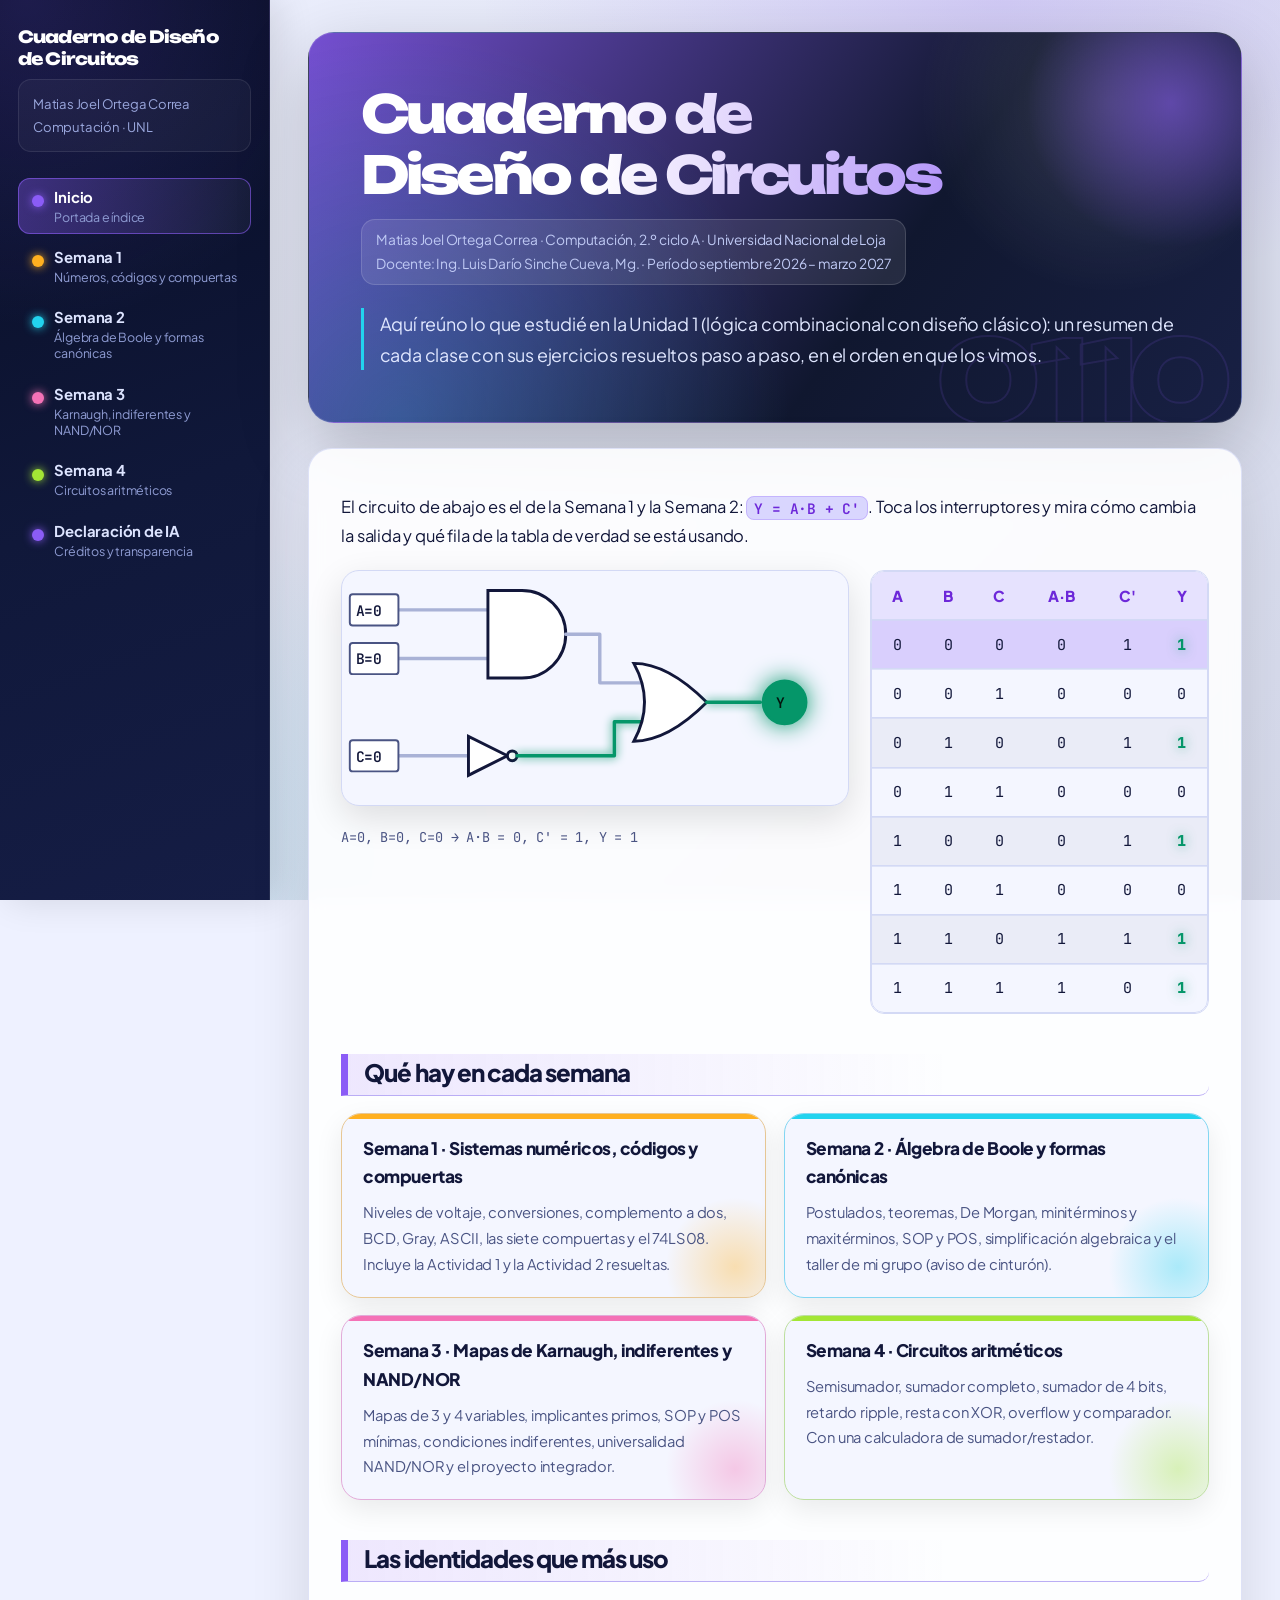
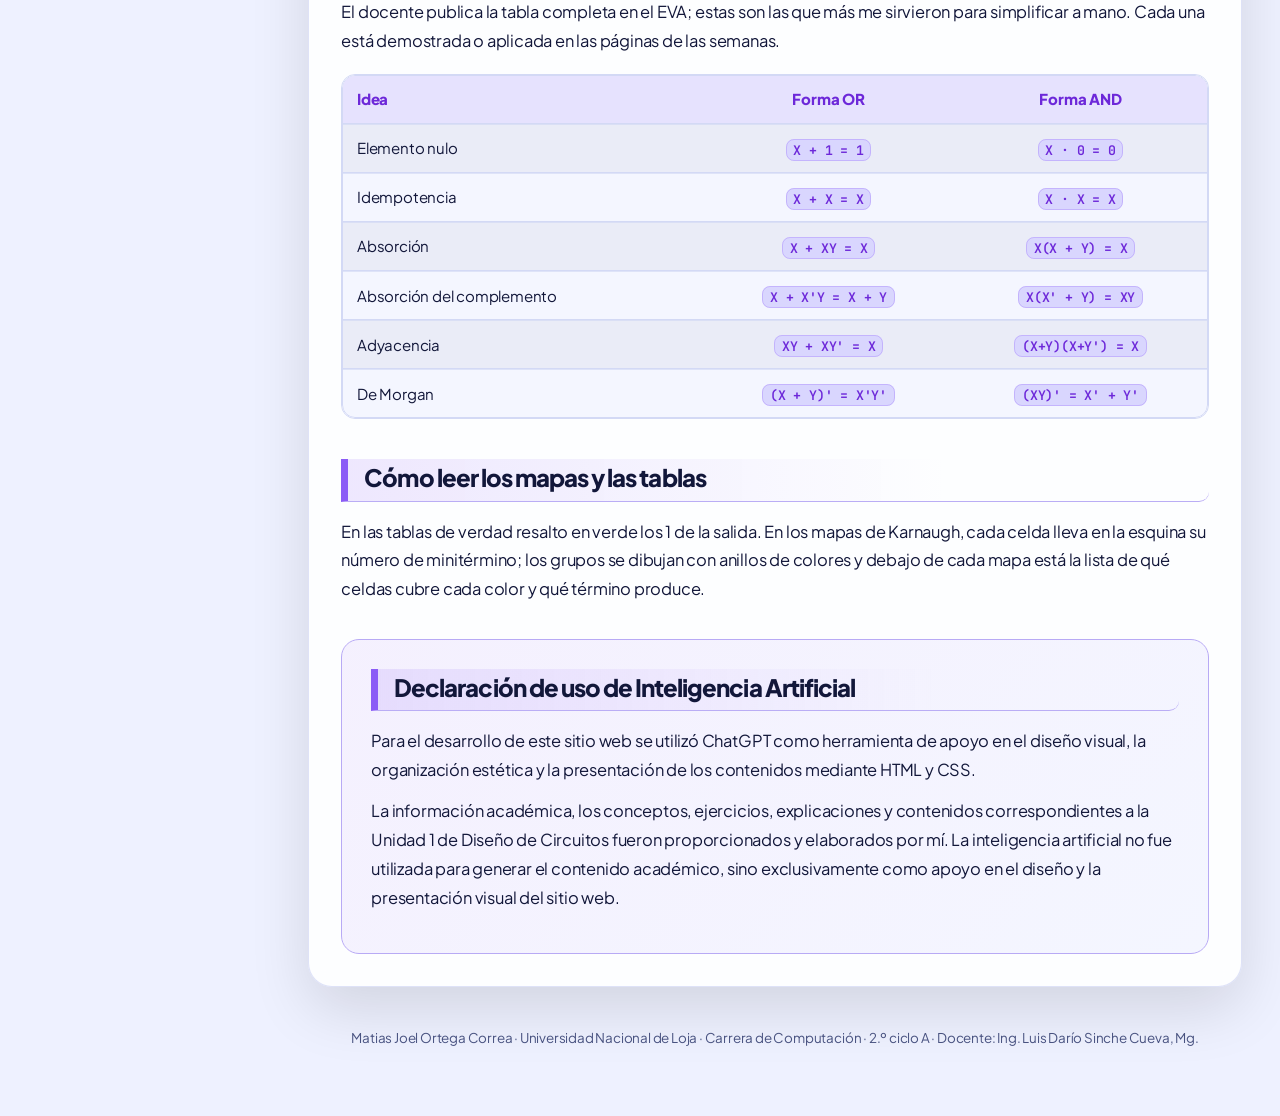
<file: index.html>
<!DOCTYPE html>
<html lang="es">
<head>
<meta charset="utf-8">
<meta name="viewport" content="width=device-width, initial-scale=1">
<title>Inicio · Cuaderno de Diseño de Circuitos</title>
<meta name="description" content="Cuaderno de resumen de Diseño de Circuitos (UNL, Computación): Unidad 1, semanas 1 a 4, con ejercicios resueltos.">
<link rel="preconnect" href="https://fonts.googleapis.com">
<link rel="preconnect" href="https://fonts.gstatic.com" crossorigin>
<link href="https://fonts.googleapis.com/css2?family=JetBrains+Mono:wght@400;600;800&family=Plus+Jakarta+Sans:wght@400;500;700;800&family=Unbounded:wght@600;800&display=swap" rel="stylesheet">
<link rel="stylesheet" href="assets/style.css">
</head>
<body class="w0">
<div class="layout">
<aside class="side">
<a class="brand" href="index.html">Cuaderno de Diseño de Circuitos</a>
<p class="who">Matias Joel Ortega Correa<br>Computación · UNL</p>
<nav aria-label="Semanas"><a href="index.html" aria-current="page">Inicio<small>Portada e índice</small></a><a href="semana-1.html">Semana 1<small>Números, códigos y compuertas</small></a><a href="semana-2.html">Semana 2<small>Álgebra de Boole y formas canónicas</small></a><a href="semana-3.html">Semana 3<small>Karnaugh, indiferentes y NAND/NOR</small></a><a href="semana-4.html">Semana 4<small>Circuitos aritméticos</small></a><a href="index.html#declaracion-ia">Declaración de IA<small>Créditos y transparencia</small></a></nav>
</aside>
<div class="main">
<main class="sheet">
<header class="banner"><span class="num" aria-hidden="true">0110</span><h1>Cuaderno de Diseño de Circuitos</h1>
<p class="meta">Matias Joel Ortega Correa · Computación, 2.º ciclo A · Universidad Nacional de Loja<br>Docente: Ing. Luis Darío Sinche Cueva, Mg. · Período septiembre 2026 – marzo 2027</p>
<p class="lead">Aquí reúno lo que estudié en la Unidad 1 (lógica combinacional con diseño clásico): un resumen de cada clase con sus ejercicios resueltos paso a paso, en el orden en que los vimos.</p></header><div class="content">
<p>El circuito de abajo es el de la Semana 1 y la Semana 2: <code class="e">Y = A·B + C'</code>. Toca los interruptores y mira cómo cambia la salida y qué fila de la tabla de verdad se está usando.</p>

<div class="hero" id="hero">
<div>
<svg viewBox="0 0 520 240" role="group" aria-label="Circuito Y = A·B + C'. Cada interruptor se puede activar con clic o con Enter.">
  <polyline id="wA" class="w" points="58,40 150,40"/>
  <polyline id="wB" class="w" points="58,90 150,90"/>
  <polyline id="wC" class="w" points="58,190 130,190"/>
  <path class="g" d="M150,20 H185 A45,45 0 0 1 185,110 H150 Z"/>
  <polyline id="wAB" class="w" points="230,65 265,65 265,115 308,115"/>
  <path class="g" d="M130,170 L130,210 L170,190 Z"/>
  <circle class="g" cx="175" cy="190" r="5"/>
  <polyline id="wNC" class="w" points="180,190 280,190 280,155 308,155"/>
  <path class="g" d="M300,95 Q335,95 375,135 Q335,175 300,175 Q322,135 300,95 Z"/>
  <polyline id="wY" class="w" points="375,135 430,135"/>
  <circle id="lamp" class="lamp" cx="455" cy="135" r="22"/>
  <text x="446" y="141">Y</text>
  <g class="sw" id="swA" data-v="A" role="switch" aria-checked="false" aria-label="Entrada A" tabindex="0"><rect x="8" y="24" width="50" height="32" rx="3"/><text x="14" y="46">A=0</text></g>
  <g class="sw" id="swB" data-v="B" role="switch" aria-checked="false" aria-label="Entrada B" tabindex="0"><rect x="8" y="74" width="50" height="32" rx="3"/><text x="14" y="96">B=0</text></g>
  <g class="sw" id="swC" data-v="C" role="switch" aria-checked="false" aria-label="Entrada C" tabindex="0"><rect x="8" y="174" width="50" height="32" rx="3"/><text x="14" y="196">C=0</text></g>
</svg><p class="read" id="hero-read" aria-live="polite"></p></div>
<div><div class="wide"><table class="tt" id="hero-tt"><tr><th>A</th><th>B</th><th>C</th><th>A·B</th><th>C'</th><th>Y</th></tr><tr data-i="0"><td>0</td><td>0</td><td>0</td><td>0</td><td>1</td><td class="one">1</td></tr><tr data-i="1"><td>0</td><td>0</td><td>1</td><td>0</td><td>0</td><td>0</td></tr><tr data-i="2"><td>0</td><td>1</td><td>0</td><td>0</td><td>1</td><td class="one">1</td></tr><tr data-i="3"><td>0</td><td>1</td><td>1</td><td>0</td><td>0</td><td>0</td></tr><tr data-i="4"><td>1</td><td>0</td><td>0</td><td>0</td><td>1</td><td class="one">1</td></tr><tr data-i="5"><td>1</td><td>0</td><td>1</td><td>0</td><td>0</td><td>0</td></tr><tr data-i="6"><td>1</td><td>1</td><td>0</td><td>1</td><td>1</td><td class="one">1</td></tr><tr data-i="7"><td>1</td><td>1</td><td>1</td><td>1</td><td>0</td><td class="one">1</td></tr></table></div></div>
</div>
<h2>Qué hay en cada semana</h2>
<ul class="index-list"><li><a href="semana-1.html">Semana 1 · Sistemas numéricos, códigos y compuertas</a><p>Niveles de voltaje, conversiones, complemento a dos, BCD, Gray, ASCII, las siete compuertas y el 74LS08. Incluye la Actividad 1 y la Actividad 2 resueltas.</p></li><li><a href="semana-2.html">Semana 2 · Álgebra de Boole y formas canónicas</a><p>Postulados, teoremas, De Morgan, minitérminos y maxitérminos, SOP y POS, simplificación algebraica y el taller de mi grupo (aviso de cinturón).</p></li><li><a href="semana-3.html">Semana 3 · Mapas de Karnaugh, indiferentes y NAND/NOR</a><p>Mapas de 3 y 4 variables, implicantes primos, SOP y POS mínimas, condiciones indiferentes, universalidad NAND/NOR y el proyecto integrador.</p></li><li><a href="semana-4.html">Semana 4 · Circuitos aritméticos</a><p>Semisumador, sumador completo, sumador de 4 bits, retardo ripple, resta con XOR, overflow y comparador. Con una calculadora de sumador/restador.</p></li></ul>
<h2>Las identidades que más uso</h2>
<p>El docente publica la tabla completa en el EVA; estas son las que más me sirvieron para simplificar a mano. Cada una está demostrada o aplicada en las páginas de las semanas.</p>

<div class="wide"><table>
<tr><th class="l">Idea</th><th>Forma OR</th><th>Forma AND</th></tr>
<tr><td class="l">Elemento nulo</td><td><code class="e">X + 1 = 1</code></td><td><code class="e">X · 0 = 0</code></td></tr>
<tr><td class="l">Idempotencia</td><td><code class="e">X + X = X</code></td><td><code class="e">X · X = X</code></td></tr>
<tr><td class="l">Absorción</td><td><code class="e">X + XY = X</code></td><td><code class="e">X(X + Y) = X</code></td></tr>
<tr><td class="l">Absorción del complemento</td><td><code class="e">X + X'Y = X + Y</code></td><td><code class="e">X(X' + Y) = XY</code></td></tr>
<tr><td class="l">Adyacencia</td><td><code class="e">XY + XY' = X</code></td><td><code class="e">(X+Y)(X+Y') = X</code></td></tr>
<tr><td class="l">De Morgan</td><td><code class="e">(X + Y)' = X'Y'</code></td><td><code class="e">(XY)' = X' + Y'</code></td></tr>
</table></div>
<h2>Cómo leer los mapas y las tablas</h2>
<p>En las tablas de verdad resalto en verde los 1 de la salida. En los mapas de Karnaugh, cada celda lleva en la esquina su número de minitérmino; los grupos se dibujan con anillos de colores y debajo de cada mapa está la lista de qué celdas cubre cada color y qué término produce.</p>

<section class="declaracion-ia" id="declaracion-ia">
  <h2>Declaración de uso de Inteligencia Artificial</h2>
  <p>Para el desarrollo de este sitio web se utilizó ChatGPT como herramienta de apoyo en el diseño visual, la organización estética y la presentación de los contenidos mediante HTML y CSS.</p>
  <p>La información académica, los conceptos, ejercicios, explicaciones y contenidos correspondientes a la Unidad 1 de Diseño de Circuitos fueron proporcionados y elaborados por mí. La inteligencia artificial no fue utilizada para generar el contenido académico, sino exclusivamente como apoyo en el diseño y la presentación visual del sitio web.</p>
</section>
</div>
</main>
<footer class="pie">Matias Joel Ortega Correa · Universidad Nacional de Loja · Carrera de Computación · 2.º ciclo A · Docente: Ing. Luis Darío Sinche Cueva, Mg.</footer>
</div>
</div>
<script src="assets/app.js"></script>
</body>
</html>
</file>
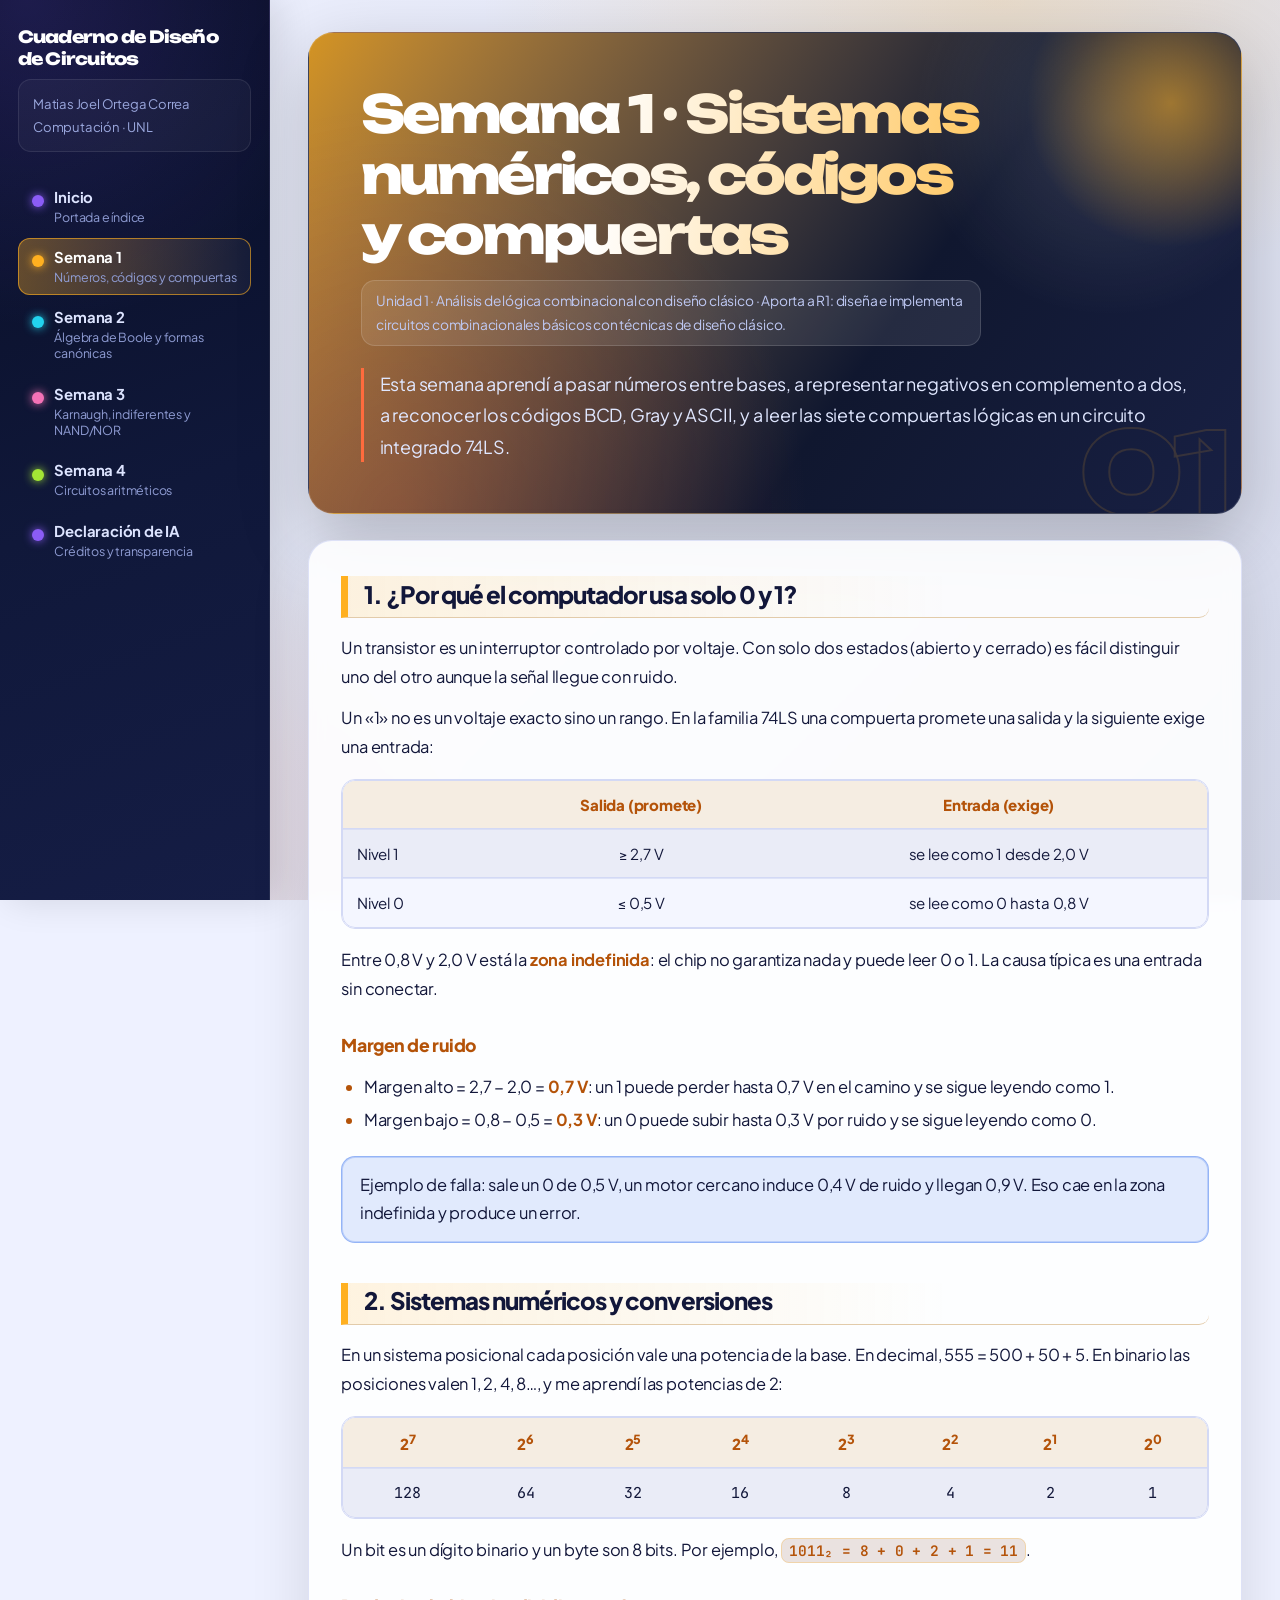
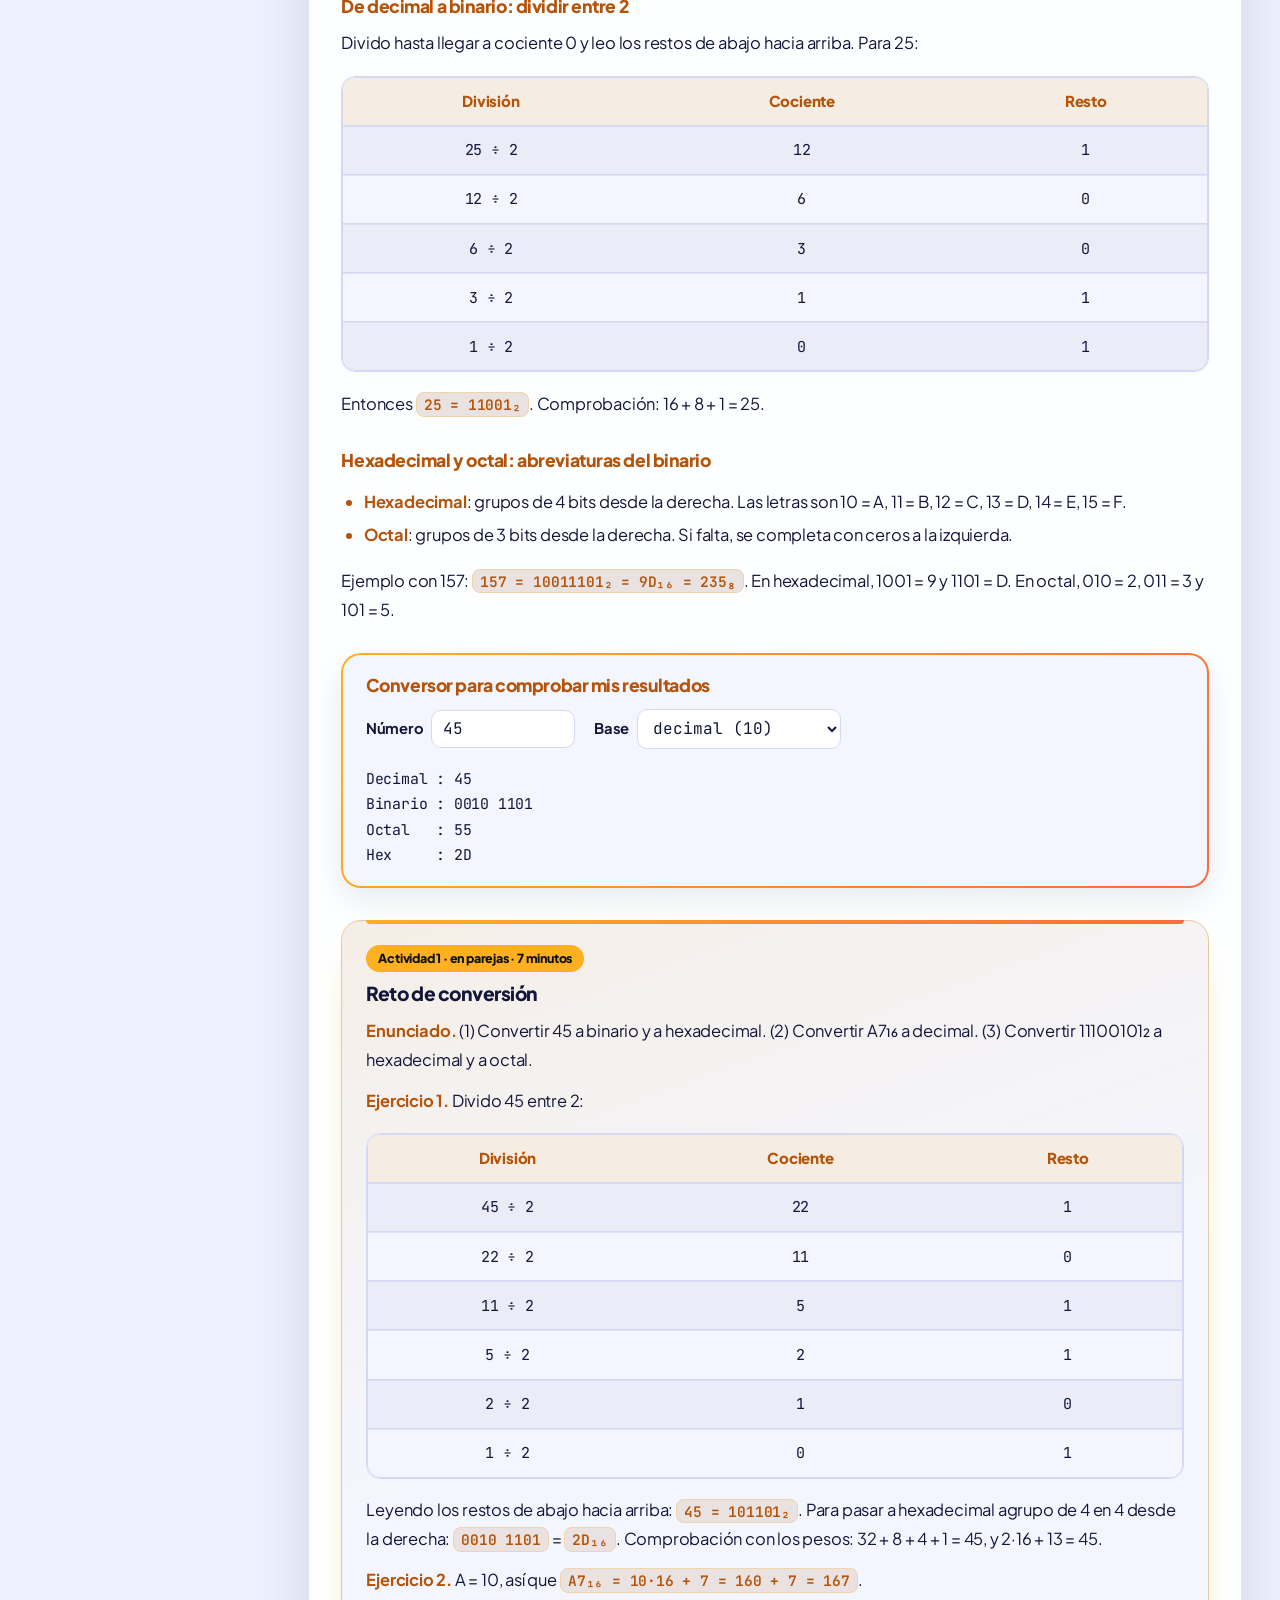
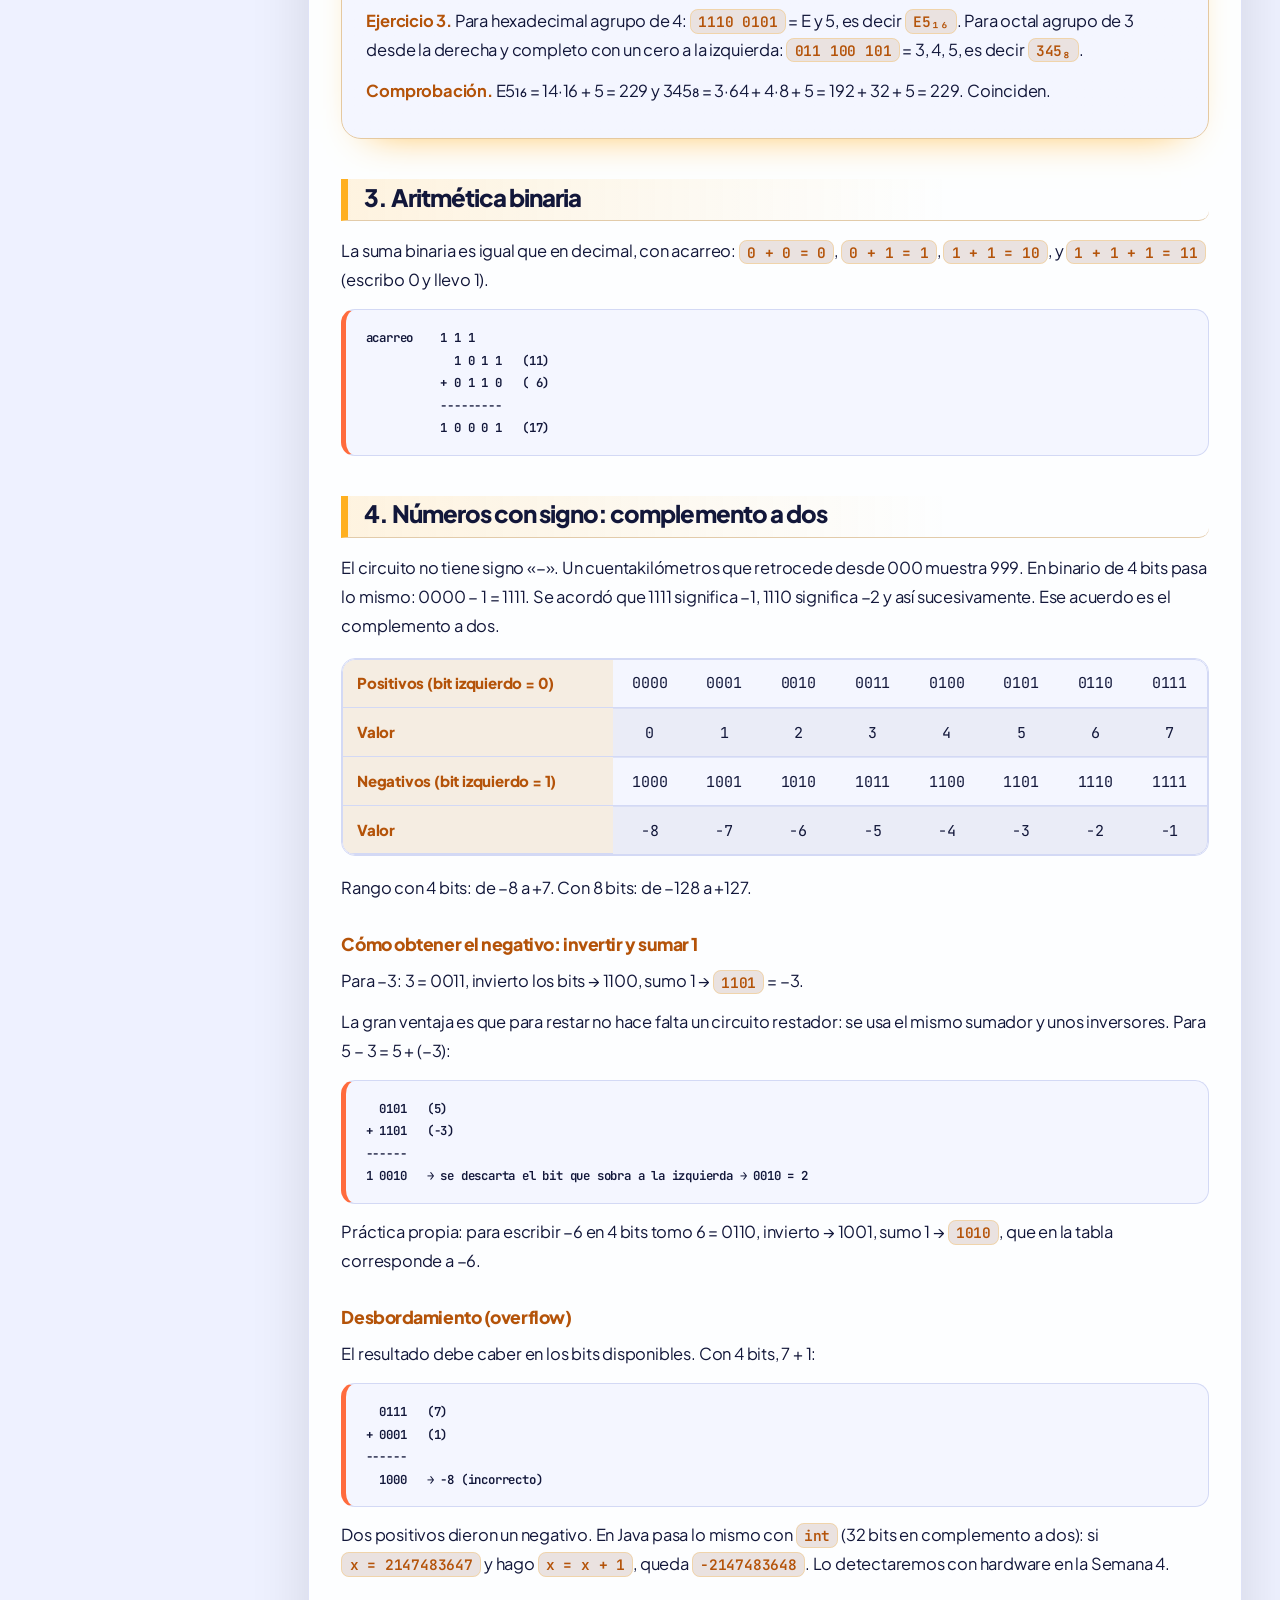
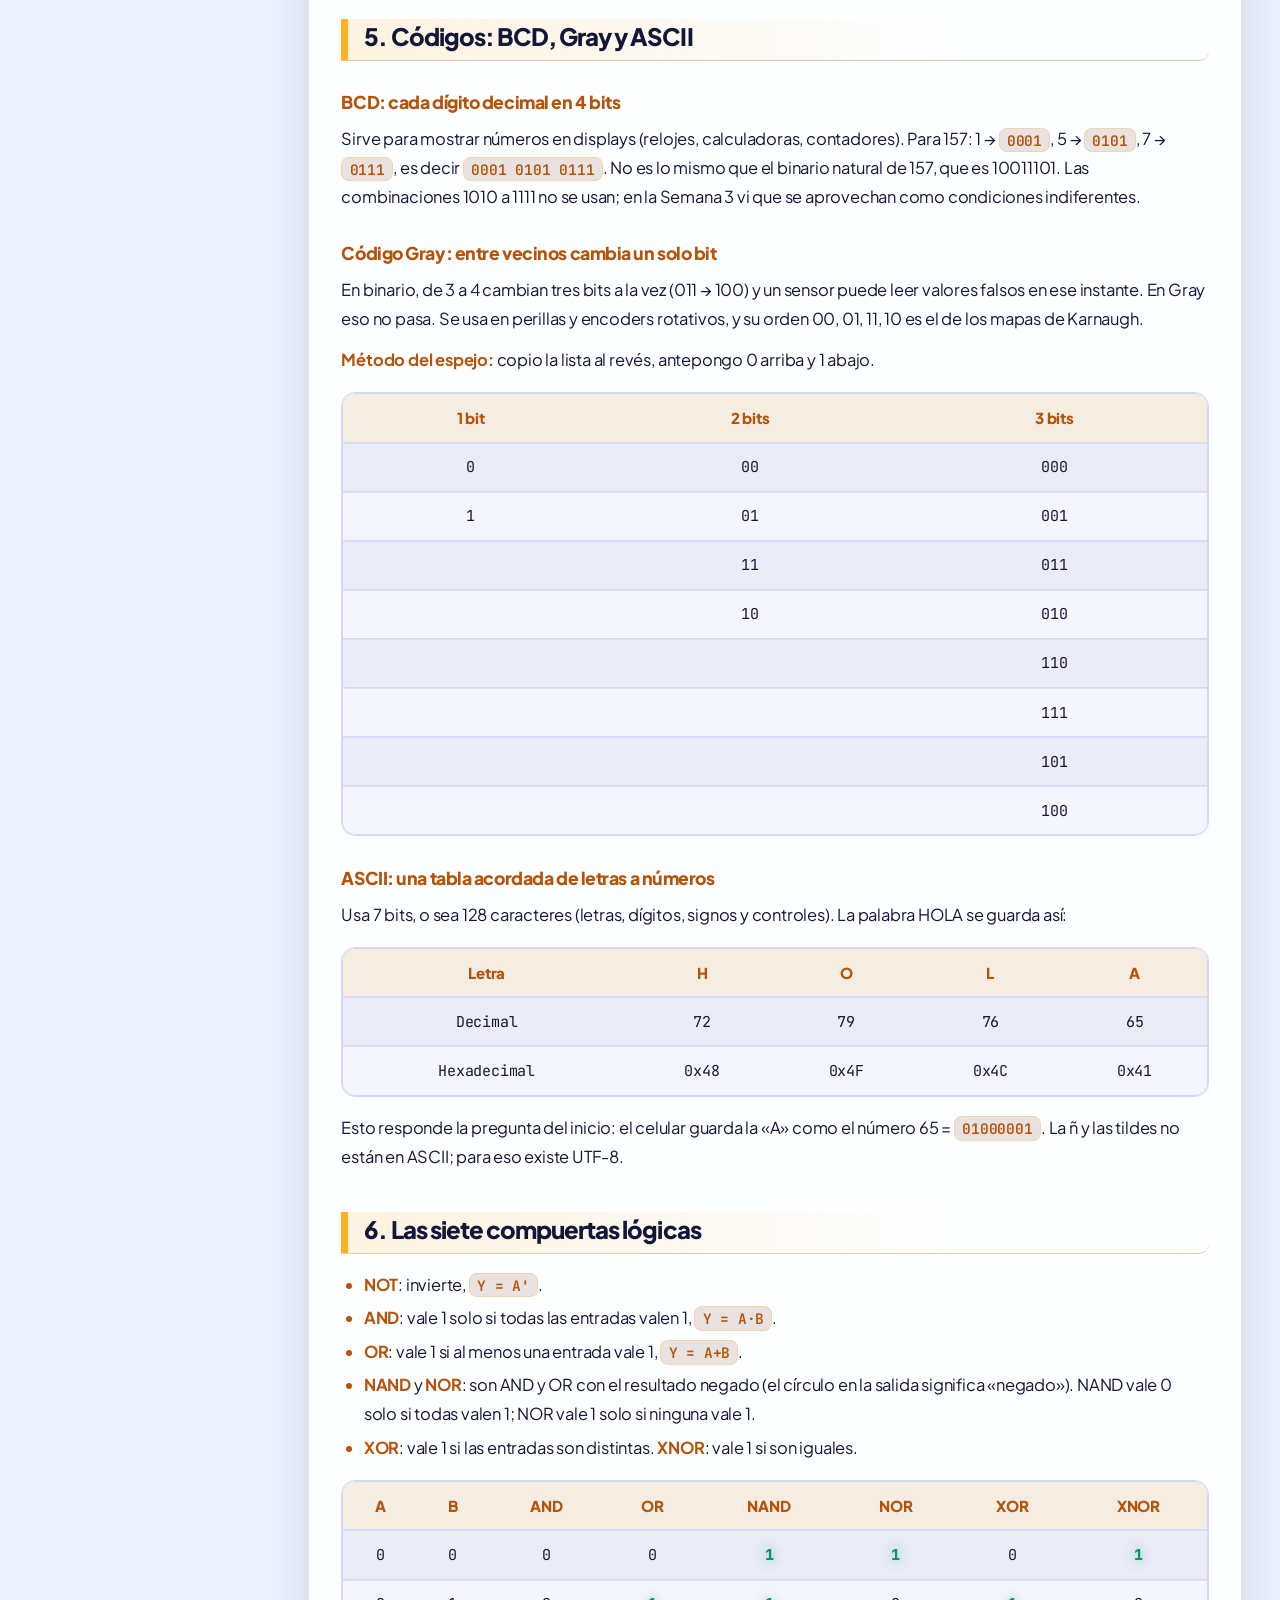
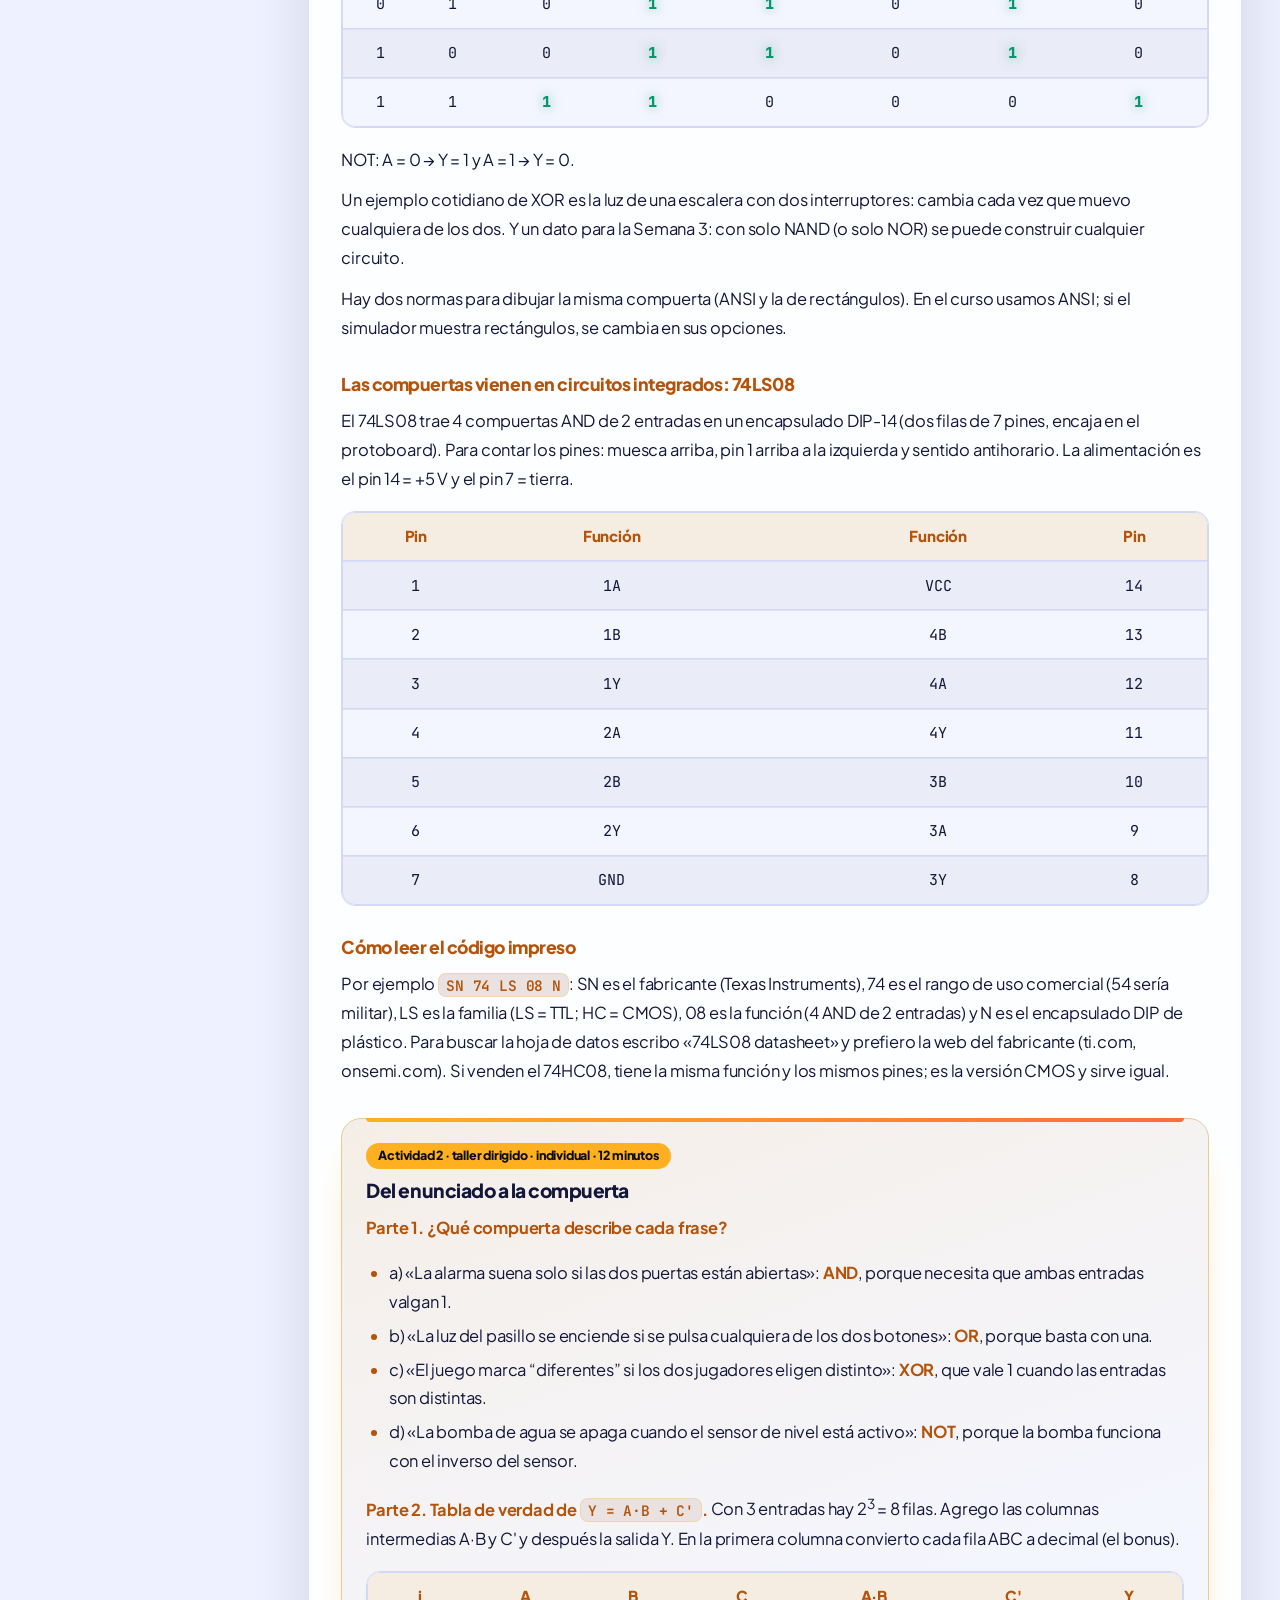
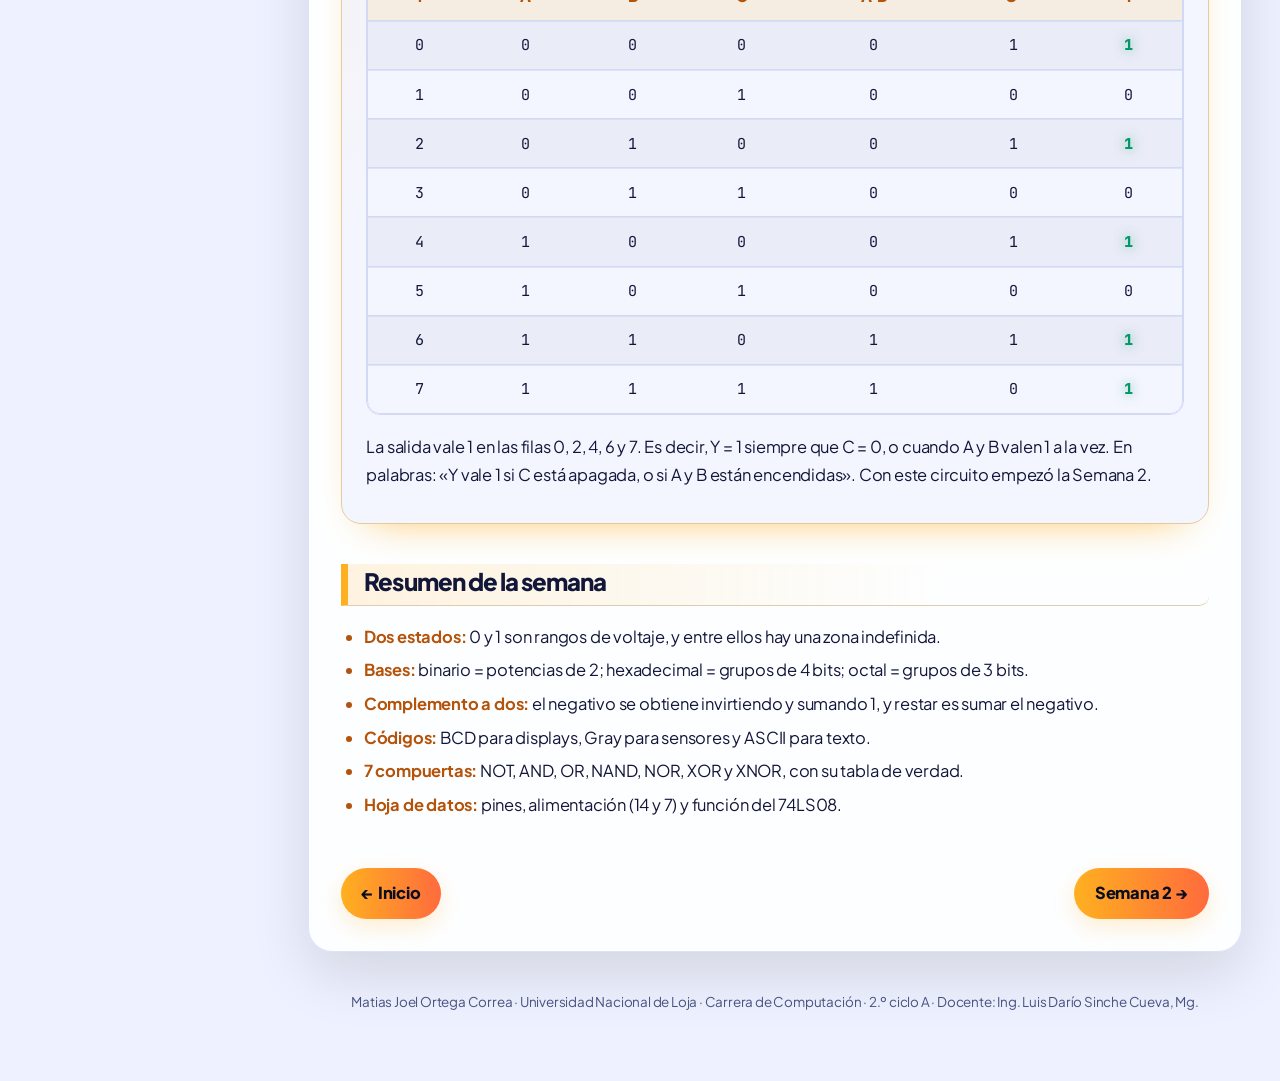
<file: semana-1.html>
<!DOCTYPE html>
<html lang="es">
<head>
<meta charset="utf-8">
<meta name="viewport" content="width=device-width, initial-scale=1">
<title>Semana 1 · Cuaderno de Diseño de Circuitos</title>
<meta name="description" content="Cuaderno de resumen de Diseño de Circuitos (UNL, Computación): Unidad 1, semanas 1 a 4, con ejercicios resueltos.">
<link rel="preconnect" href="https://fonts.googleapis.com">
<link rel="preconnect" href="https://fonts.gstatic.com" crossorigin>
<link href="https://fonts.googleapis.com/css2?family=JetBrains+Mono:wght@400;600;800&family=Plus+Jakarta+Sans:wght@400;500;700;800&family=Unbounded:wght@600;800&display=swap" rel="stylesheet">
<link rel="stylesheet" href="assets/style.css">
</head>
<body class="w1">
<div class="layout">
<aside class="side">
<a class="brand" href="index.html">Cuaderno de Diseño de Circuitos</a>
<p class="who">Matias Joel Ortega Correa<br>Computación · UNL</p>
<nav aria-label="Semanas"><a href="index.html">Inicio<small>Portada e índice</small></a><a href="semana-1.html" aria-current="page">Semana 1<small>Números, códigos y compuertas</small></a><a href="semana-2.html">Semana 2<small>Álgebra de Boole y formas canónicas</small></a><a href="semana-3.html">Semana 3<small>Karnaugh, indiferentes y NAND/NOR</small></a><a href="semana-4.html">Semana 4<small>Circuitos aritméticos</small></a><a href="index.html#declaracion-ia">Declaración de IA<small>Créditos y transparencia</small></a></nav>
</aside>
<div class="main">
<main class="sheet">
<header class="banner"><span class="num" aria-hidden="true">01</span><h1>Semana 1 · Sistemas numéricos, códigos y compuertas</h1>
<p class="meta">Unidad 1 · Análisis de lógica combinacional con diseño clásico · Aporta a R1: diseña e implementa circuitos combinacionales básicos con técnicas de diseño clásico.</p>
<p class="lead">Esta semana aprendí a pasar números entre bases, a representar negativos en complemento a dos, a reconocer los códigos BCD, Gray y ASCII, y a leer las siete compuertas lógicas en un circuito integrado 74LS.</p></header><div class="content">

<h2>1. ¿Por qué el computador usa solo 0 y 1?</h2>
<p>Un transistor es un interruptor controlado por voltaje. Con solo dos estados (abierto y cerrado) es fácil distinguir uno del otro aunque la señal llegue con ruido.</p>
<p>Un «1» no es un voltaje exacto sino un rango. En la familia 74LS una compuerta promete una salida y la siguiente exige una entrada:</p>
<div class="wide"><table>
<tr><th class="l"></th><th>Salida (promete)</th><th>Entrada (exige)</th></tr>
<tr><td class="l">Nivel 1</td><td>≥ 2,7 V</td><td>se lee como 1 desde 2,0 V</td></tr>
<tr><td class="l">Nivel 0</td><td>≤ 0,5 V</td><td>se lee como 0 hasta 0,8 V</td></tr>
</table></div>
<p>Entre 0,8 V y 2,0 V está la <strong>zona indefinida</strong>: el chip no garantiza nada y puede leer 0 o 1. La causa típica es una entrada sin conectar.</p>
<h3>Margen de ruido</h3>
<ul>
<li>Margen alto = 2,7 − 2,0 = <strong>0,7 V</strong>: un 1 puede perder hasta 0,7 V en el camino y se sigue leyendo como 1.</li>
<li>Margen bajo = 0,8 − 0,5 = <strong>0,3 V</strong>: un 0 puede subir hasta 0,3 V por ruido y se sigue leyendo como 0.</li>
</ul>
<div class="nota">Ejemplo de falla: sale un 0 de 0,5 V, un motor cercano induce 0,4 V de ruido y llegan 0,9 V. Eso cae en la zona indefinida y produce un error.</div>
<h2>2. Sistemas numéricos y conversiones</h2>
<p>En un sistema posicional cada posición vale una potencia de la base. En decimal, 555 = 500 + 50 + 5. En binario las posiciones valen 1, 2, 4, 8…, y me aprendí las potencias de 2:</p>
<div class="wide"><table class="tt"><tr><th>2<sup>7</sup></th><th>2<sup>6</sup></th><th>2<sup>5</sup></th><th>2<sup>4</sup></th><th>2<sup>3</sup></th><th>2<sup>2</sup></th><th>2<sup>1</sup></th><th>2<sup>0</sup></th></tr>
<tr><td>128</td><td>64</td><td>32</td><td>16</td><td>8</td><td>4</td><td>2</td><td>1</td></tr></table></div>
<p>Un bit es un dígito binario y un byte son 8 bits. Por ejemplo, <code class="e">1011₂ = 8 + 0 + 2 + 1 = 11</code>.</p>
<h3>De decimal a binario: dividir entre 2</h3>
<p>Divido hasta llegar a cociente 0 y leo los restos de abajo hacia arriba. Para 25:</p>
<div class="wide"><table class="tt"><tr><th>División</th><th>Cociente</th><th>Resto</th></tr>
<tr><td>25 ÷ 2</td><td>12</td><td>1</td></tr><tr><td>12 ÷ 2</td><td>6</td><td>0</td></tr>
<tr><td>6 ÷ 2</td><td>3</td><td>0</td></tr><tr><td>3 ÷ 2</td><td>1</td><td>1</td></tr>
<tr><td>1 ÷ 2</td><td>0</td><td>1</td></tr></table></div>
<p>Entonces <code class="e">25 = 11001₂</code>. Comprobación: 16 + 8 + 1 = 25.</p>
<h3>Hexadecimal y octal: abreviaturas del binario</h3>
<ul>
<li><strong>Hexadecimal</strong>: grupos de 4 bits desde la derecha. Las letras son 10 = A, 11 = B, 12 = C, 13 = D, 14 = E, 15 = F.</li>
<li><strong>Octal</strong>: grupos de 3 bits desde la derecha. Si falta, se completa con ceros a la izquierda.</li>
</ul>
<p>Ejemplo con 157: <code class="e">157 = 10011101₂ = 9D₁₆ = 235₈</code>. En hexadecimal, 1001 = 9 y 1101 = D. En octal, 010 = 2, 011 = 3 y 101 = 5.</p>

<div class="tool" id="conv">
<h3>Conversor para comprobar mis resultados</h3>
<label>Número <input type="text" id="conv-in" value="45" autocomplete="off" spellcheck="false"></label>
<label>Base <select id="conv-base"><option value="10">decimal (10)</option><option value="2">binario (2)</option><option value="8">octal (8)</option><option value="16">hexadecimal (16)</option></select></label>
<output class="out" id="conv-out" style="white-space:pre" aria-live="polite"></output>
</div><div class="ej"><p class="src">Actividad 1 · en parejas · 7 minutos</p><h3>Reto de conversión</h3>
<p><strong>Enunciado.</strong> (1) Convertir 45 a binario y a hexadecimal. (2) Convertir A7₁₆ a decimal. (3) Convertir 11100101₂ a hexadecimal y a octal.</p>
<p><strong>Ejercicio 1.</strong> Divido 45 entre 2:</p>
<div class="wide"><table class="tt"><tr><th>División</th><th>Cociente</th><th>Resto</th></tr>
<tr><td>45 ÷ 2</td><td>22</td><td>1</td></tr><tr><td>22 ÷ 2</td><td>11</td><td>0</td></tr>
<tr><td>11 ÷ 2</td><td>5</td><td>1</td></tr><tr><td>5 ÷ 2</td><td>2</td><td>1</td></tr>
<tr><td>2 ÷ 2</td><td>1</td><td>0</td></tr><tr><td>1 ÷ 2</td><td>0</td><td>1</td></tr></table></div>
<p>Leyendo los restos de abajo hacia arriba: <code>45 = 101101₂</code>. Para pasar a hexadecimal agrupo de 4 en 4 desde la derecha: <code>0010 1101</code> = <code>2D₁₆</code>. Comprobación con los pesos: 32 + 8 + 4 + 1 = 45, y 2·16 + 13 = 45.</p>
<p><strong>Ejercicio 2.</strong> A = 10, así que <code>A7₁₆ = 10·16 + 7 = 160 + 7 = 167</code>.</p>
<p><strong>Ejercicio 3.</strong> Para hexadecimal agrupo de 4: <code>1110 0101</code> = E y 5, es decir <code>E5₁₆</code>. Para octal agrupo de 3 desde la derecha y completo con un cero a la izquierda: <code>011 100 101</code> = 3, 4, 5, es decir <code>345₈</code>.</p>
<p><strong>Comprobación.</strong> E5₁₆ = 14·16 + 5 = 229 y 345₈ = 3·64 + 4·8 + 5 = 192 + 32 + 5 = 229. Coinciden.</p></div>
<h2>3. Aritmética binaria</h2>
<p>La suma binaria es igual que en decimal, con acarreo: <code class="e">0 + 0 = 0</code>, <code class="e">0 + 1 = 1</code>, <code class="e">1 + 1 = 10</code>, y <code class="e">1 + 1 + 1 = 11</code> (escribo 0 y llevo 1).</p>
<pre><code>acarreo    1 1 1
             1 0 1 1   (11)
           + 0 1 1 0   ( 6)
           ---------
           1 0 0 0 1   (17)</code></pre>

<h2>4. Números con signo: complemento a dos</h2>
<p>El circuito no tiene signo «−». Un cuentakilómetros que retrocede desde 000 muestra 999. En binario de 4 bits pasa lo mismo: 0000 − 1 = 1111. Se acordó que 1111 significa −1, 1110 significa −2 y así sucesivamente. Ese acuerdo es el complemento a dos.</p>
<div class="wide"><table class="tt"><tr><th class="l">Positivos (bit izquierdo = 0)</th><td>0000</td><td>0001</td><td>0010</td><td>0011</td><td>0100</td><td>0101</td><td>0110</td><td>0111</td></tr>
<tr><th class="l">Valor</th><td>0</td><td>1</td><td>2</td><td>3</td><td>4</td><td>5</td><td>6</td><td>7</td></tr>
<tr><th class="l">Negativos (bit izquierdo = 1)</th><td>1000</td><td>1001</td><td>1010</td><td>1011</td><td>1100</td><td>1101</td><td>1110</td><td>1111</td></tr>
<tr><th class="l">Valor</th><td>−8</td><td>−7</td><td>−6</td><td>−5</td><td>−4</td><td>−3</td><td>−2</td><td>−1</td></tr></table></div>
<p>Rango con 4 bits: de −8 a +7. Con 8 bits: de −128 a +127.</p>
<h3>Cómo obtener el negativo: invertir y sumar 1</h3>
<p>Para −3: 3 = 0011, invierto los bits → 1100, sumo 1 → <code>1101</code> = −3.</p>
<p>La gran ventaja es que para restar no hace falta un circuito restador: se usa el mismo sumador y unos inversores. Para 5 − 3 = 5 + (−3):</p>
<pre><code>  0101   (5)
+ 1101   (−3)
------
1 0010   → se descarta el bit que sobra a la izquierda → 0010 = 2</code></pre>
<p>Práctica propia: para escribir −6 en 4 bits tomo 6 = 0110, invierto → 1001, sumo 1 → <code>1010</code>, que en la tabla corresponde a −6.</p>
<h3>Desbordamiento (overflow)</h3>
<p>El resultado debe caber en los bits disponibles. Con 4 bits, 7 + 1:</p>
<pre><code>  0111   (7)
+ 0001   (1)
------
  1000   → −8 (incorrecto)</code></pre>
<p>Dos positivos dieron un negativo. En Java pasa lo mismo con <code>int</code> (32 bits en complemento a dos): si <code>x = 2147483647</code> y hago <code>x = x + 1</code>, queda <code>-2147483648</code>. Lo detectaremos con hardware en la Semana 4.</p>

<h2>5. Códigos: BCD, Gray y ASCII</h2>
<h3>BCD: cada dígito decimal en 4 bits</h3>
<p>Sirve para mostrar números en displays (relojes, calculadoras, contadores). Para 157: 1 → <code>0001</code>, 5 → <code>0101</code>, 7 → <code>0111</code>, es decir <code>0001 0101 0111</code>. No es lo mismo que el binario natural de 157, que es 10011101. Las combinaciones 1010 a 1111 no se usan; en la Semana 3 vi que se aprovechan como condiciones indiferentes.</p>
<h3>Código Gray: entre vecinos cambia un solo bit</h3>
<p>En binario, de 3 a 4 cambian tres bits a la vez (011 → 100) y un sensor puede leer valores falsos en ese instante. En Gray eso no pasa. Se usa en perillas y encoders rotativos, y su orden 00, 01, 11, 10 es el de los mapas de Karnaugh.</p>
<p><strong>Método del espejo:</strong> copio la lista al revés, antepongo 0 arriba y 1 abajo.</p>
<div class="wide"><table class="tt"><tr><th>1 bit</th><th>2 bits</th><th>3 bits</th></tr>
<tr><td>0</td><td>00</td><td>000</td></tr><tr><td>1</td><td>01</td><td>001</td></tr>
<tr><td></td><td>11</td><td>011</td></tr><tr><td></td><td>10</td><td>010</td></tr>
<tr><td></td><td></td><td>110</td></tr><tr><td></td><td></td><td>111</td></tr>
<tr><td></td><td></td><td>101</td></tr><tr><td></td><td></td><td>100</td></tr></table></div>
<h3>ASCII: una tabla acordada de letras a números</h3>
<p>Usa 7 bits, o sea 128 caracteres (letras, dígitos, signos y controles). La palabra HOLA se guarda así:</p>
<div class="wide"><table class="tt"><tr><th>Letra</th><th>H</th><th>O</th><th>L</th><th>A</th></tr>
<tr><td>Decimal</td><td>72</td><td>79</td><td>76</td><td>65</td></tr><tr><td>Hexadecimal</td><td>0x48</td><td>0x4F</td><td>0x4C</td><td>0x41</td></tr></table></div>
<p>Esto responde la pregunta del inicio: el celular guarda la «A» como el número 65 = <code>01000001</code>. La ñ y las tildes no están en ASCII; para eso existe UTF-8.</p>

<h2>6. Las siete compuertas lógicas</h2>
<ul>
<li><strong>NOT</strong>: invierte, <code class="e">Y = A'</code>.</li>
<li><strong>AND</strong>: vale 1 solo si todas las entradas valen 1, <code class="e">Y = A·B</code>.</li>
<li><strong>OR</strong>: vale 1 si al menos una entrada vale 1, <code class="e">Y = A+B</code>.</li>
<li><strong>NAND</strong> y <strong>NOR</strong>: son AND y OR con el resultado negado (el círculo en la salida significa «negado»). NAND vale 0 solo si todas valen 1; NOR vale 1 solo si ninguna vale 1.</li>
<li><strong>XOR</strong>: vale 1 si las entradas son distintas. <strong>XNOR</strong>: vale 1 si son iguales.</li>
</ul>
<div class="wide"><table class="tt"><tr><th>A</th><th>B</th><th>AND</th><th>OR</th><th>NAND</th><th>NOR</th><th>XOR</th><th>XNOR</th></tr><tr><td>0</td><td>0</td><td>0</td><td>0</td><td class="one">1</td><td class="one">1</td><td>0</td><td class="one">1</td></tr><tr><td>0</td><td>1</td><td>0</td><td class="one">1</td><td class="one">1</td><td>0</td><td class="one">1</td><td>0</td></tr><tr><td>1</td><td>0</td><td>0</td><td class="one">1</td><td class="one">1</td><td>0</td><td class="one">1</td><td>0</td></tr><tr><td>1</td><td>1</td><td class="one">1</td><td class="one">1</td><td>0</td><td>0</td><td>0</td><td class="one">1</td></tr></table></div>
<p>NOT: A = 0 → Y = 1 y A = 1 → Y = 0.</p>
<p>Un ejemplo cotidiano de XOR es la luz de una escalera con dos interruptores: cambia cada vez que muevo cualquiera de los dos. Y un dato para la Semana 3: con solo NAND (o solo NOR) se puede construir cualquier circuito.</p>
<p>Hay dos normas para dibujar la misma compuerta (ANSI y la de rectángulos). En el curso usamos ANSI; si el simulador muestra rectángulos, se cambia en sus opciones.</p>
<h3>Las compuertas vienen en circuitos integrados: 74LS08</h3>
<p>El 74LS08 trae 4 compuertas AND de 2 entradas en un encapsulado DIP-14 (dos filas de 7 pines, encaja en el protoboard). Para contar los pines: muesca arriba, pin 1 arriba a la izquierda y sentido antihorario. La alimentación es el pin 14 = +5 V y el pin 7 = tierra.</p>
<div class="wide"><table class="tt">
<tr><th>Pin</th><th>Función</th><th></th><th>Función</th><th>Pin</th></tr>
<tr><td>1</td><td>1A</td><td></td><td>VCC</td><td>14</td></tr>
<tr><td>2</td><td>1B</td><td></td><td>4B</td><td>13</td></tr>
<tr><td>3</td><td>1Y</td><td></td><td>4A</td><td>12</td></tr>
<tr><td>4</td><td>2A</td><td></td><td>4Y</td><td>11</td></tr>
<tr><td>5</td><td>2B</td><td></td><td>3B</td><td>10</td></tr>
<tr><td>6</td><td>2Y</td><td></td><td>3A</td><td>9</td></tr>
<tr><td>7</td><td>GND</td><td></td><td>3Y</td><td>8</td></tr></table></div>
<h3>Cómo leer el código impreso</h3>
<p>Por ejemplo <code>SN 74 LS 08 N</code>: SN es el fabricante (Texas Instruments), 74 es el rango de uso comercial (54 sería militar), LS es la familia (LS = TTL; HC = CMOS), 08 es la función (4 AND de 2 entradas) y N es el encapsulado DIP de plástico. Para buscar la hoja de datos escribo «74LS08 datasheet» y prefiero la web del fabricante (ti.com, onsemi.com). Si venden el 74HC08, tiene la misma función y los mismos pines; es la versión CMOS y sirve igual.</p>
<div class="ej"><p class="src">Actividad 2 · taller dirigido · individual · 12 minutos</p><h3>Del enunciado a la compuerta</h3>
<p><strong>Parte 1. ¿Qué compuerta describe cada frase?</strong></p>
<ul>
<li>a) «La alarma suena solo si las dos puertas están abiertas»: <strong>AND</strong>, porque necesita que ambas entradas valgan 1.</li>
<li>b) «La luz del pasillo se enciende si se pulsa cualquiera de los dos botones»: <strong>OR</strong>, porque basta con una.</li>
<li>c) «El juego marca “diferentes” si los dos jugadores eligen distinto»: <strong>XOR</strong>, que vale 1 cuando las entradas son distintas.</li>
<li>d) «La bomba de agua se apaga cuando el sensor de nivel está activo»: <strong>NOT</strong>, porque la bomba funciona con el inverso del sensor.</li>
</ul>
<p><strong>Parte 2. Tabla de verdad de <code class="e">Y = A·B + C'</code>.</strong> Con 3 entradas hay 2<sup>3</sup> = 8 filas. Agrego las columnas intermedias A·B y C' y después la salida Y. En la primera columna convierto cada fila ABC a decimal (el bonus).</p>
<div class="wide"><table class="tt"><tr><th>i</th><th>A</th><th>B</th><th>C</th><th>A·B</th><th>C'</th><th>Y</th></tr><tr><td>0</td><td>0</td><td>0</td><td>0</td><td>0</td><td>1</td><td class="one">1</td></tr><tr><td>1</td><td>0</td><td>0</td><td>1</td><td>0</td><td>0</td><td>0</td></tr><tr><td>2</td><td>0</td><td>1</td><td>0</td><td>0</td><td>1</td><td class="one">1</td></tr><tr><td>3</td><td>0</td><td>1</td><td>1</td><td>0</td><td>0</td><td>0</td></tr><tr><td>4</td><td>1</td><td>0</td><td>0</td><td>0</td><td>1</td><td class="one">1</td></tr><tr><td>5</td><td>1</td><td>0</td><td>1</td><td>0</td><td>0</td><td>0</td></tr><tr><td>6</td><td>1</td><td>1</td><td>0</td><td>1</td><td>1</td><td class="one">1</td></tr><tr><td>7</td><td>1</td><td>1</td><td>1</td><td>1</td><td>0</td><td class="one">1</td></tr></table></div>
<p>La salida vale 1 en las filas 0, 2, 4, 6 y 7. Es decir, Y = 1 siempre que C = 0, o cuando A y B valen 1 a la vez. En palabras: «Y vale 1 si C está apagada, o si A y B están encendidas». Con este circuito empezó la Semana 2.</p></div>
<h2>Resumen de la semana</h2>
<ul>
<li><strong>Dos estados:</strong> 0 y 1 son rangos de voltaje, y entre ellos hay una zona indefinida.</li>
<li><strong>Bases:</strong> binario = potencias de 2; hexadecimal = grupos de 4 bits; octal = grupos de 3 bits.</li>
<li><strong>Complemento a dos:</strong> el negativo se obtiene invirtiendo y sumando 1, y restar es sumar el negativo.</li>
<li><strong>Códigos:</strong> BCD para displays, Gray para sensores y ASCII para texto.</li>
<li><strong>7 compuertas:</strong> NOT, AND, OR, NAND, NOR, XOR y XNOR, con su tabla de verdad.</li>
<li><strong>Hoja de datos:</strong> pines, alimentación (14 y 7) y función del 74LS08.</li>
</ul>
<p></p>
<div class="pager"><a href="index.html">← Inicio</a><a href="semana-2.html">Semana 2 →</a></div></div>
</main>
<footer class="pie">Matias Joel Ortega Correa · Universidad Nacional de Loja · Carrera de Computación · 2.º ciclo A · Docente: Ing. Luis Darío Sinche Cueva, Mg.</footer>
</div>
</div>
<script src="assets/app.js"></script>
</body>
</html>
</file>
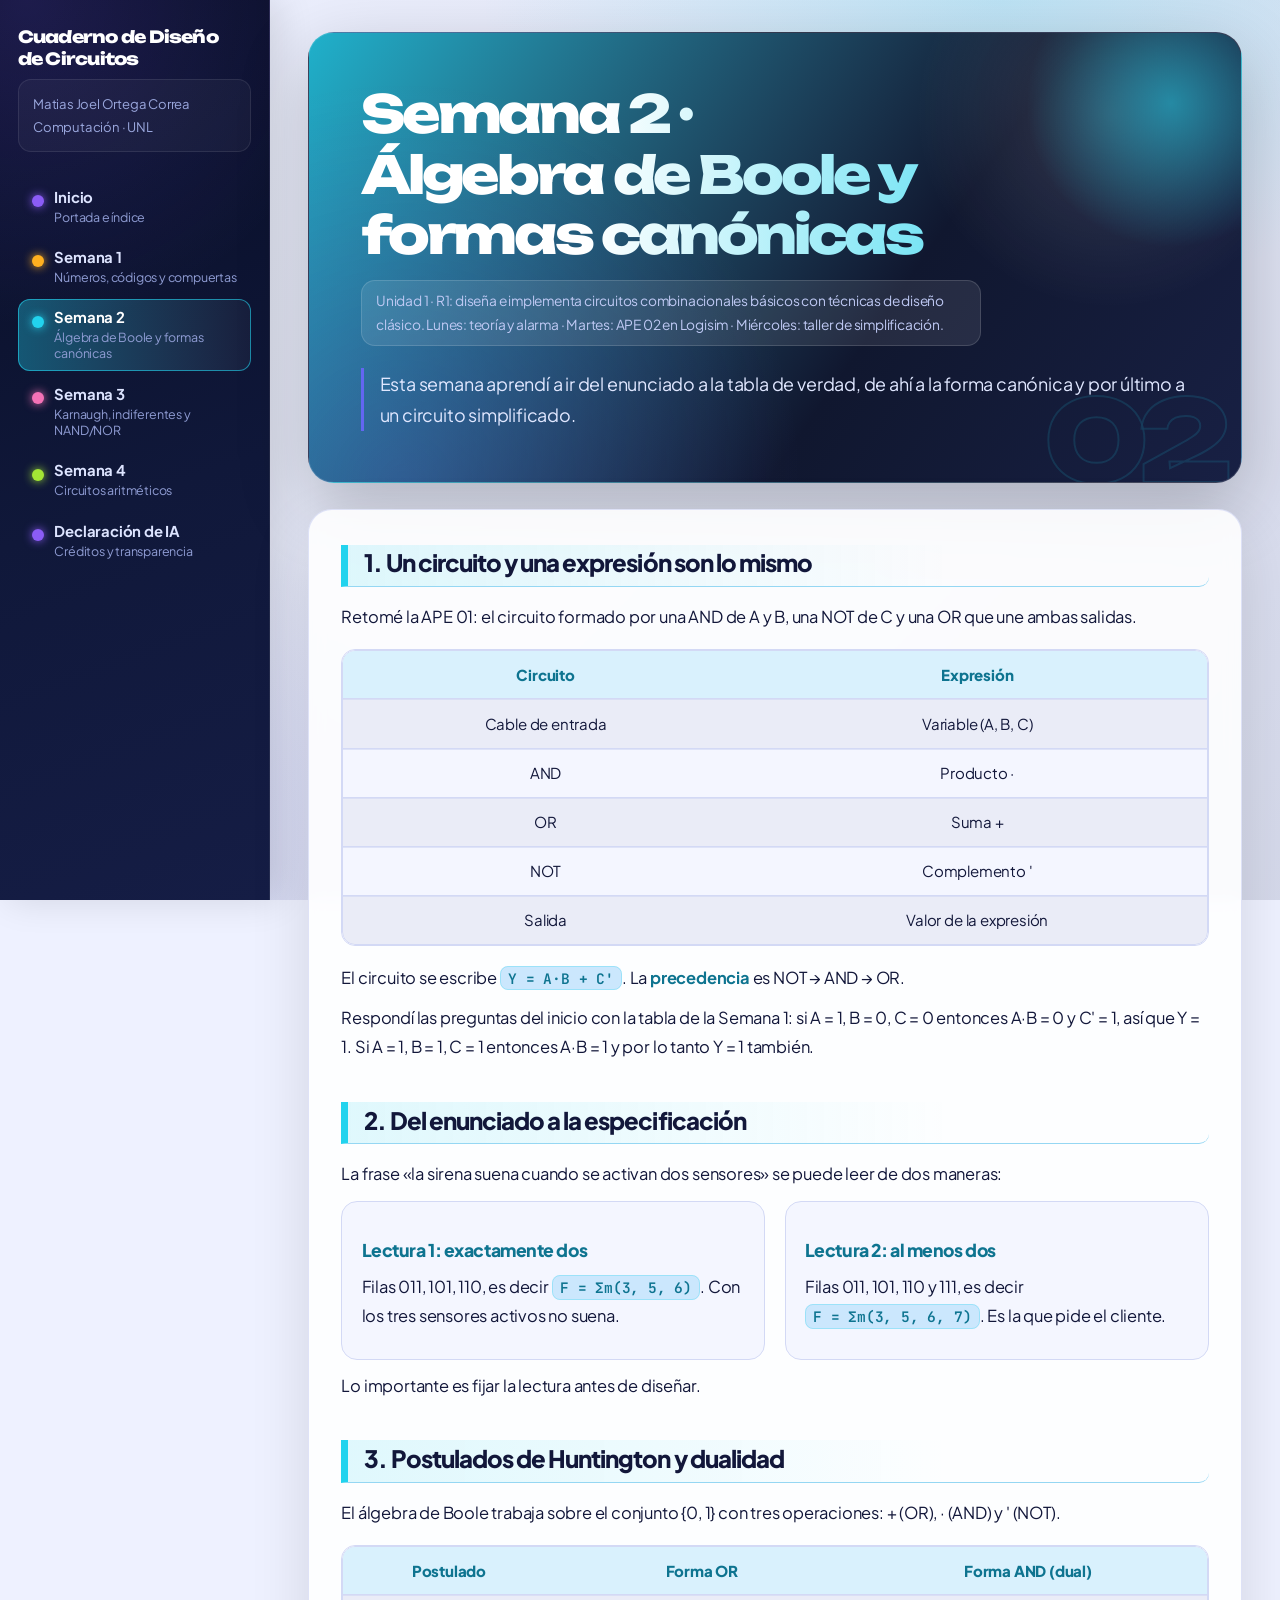
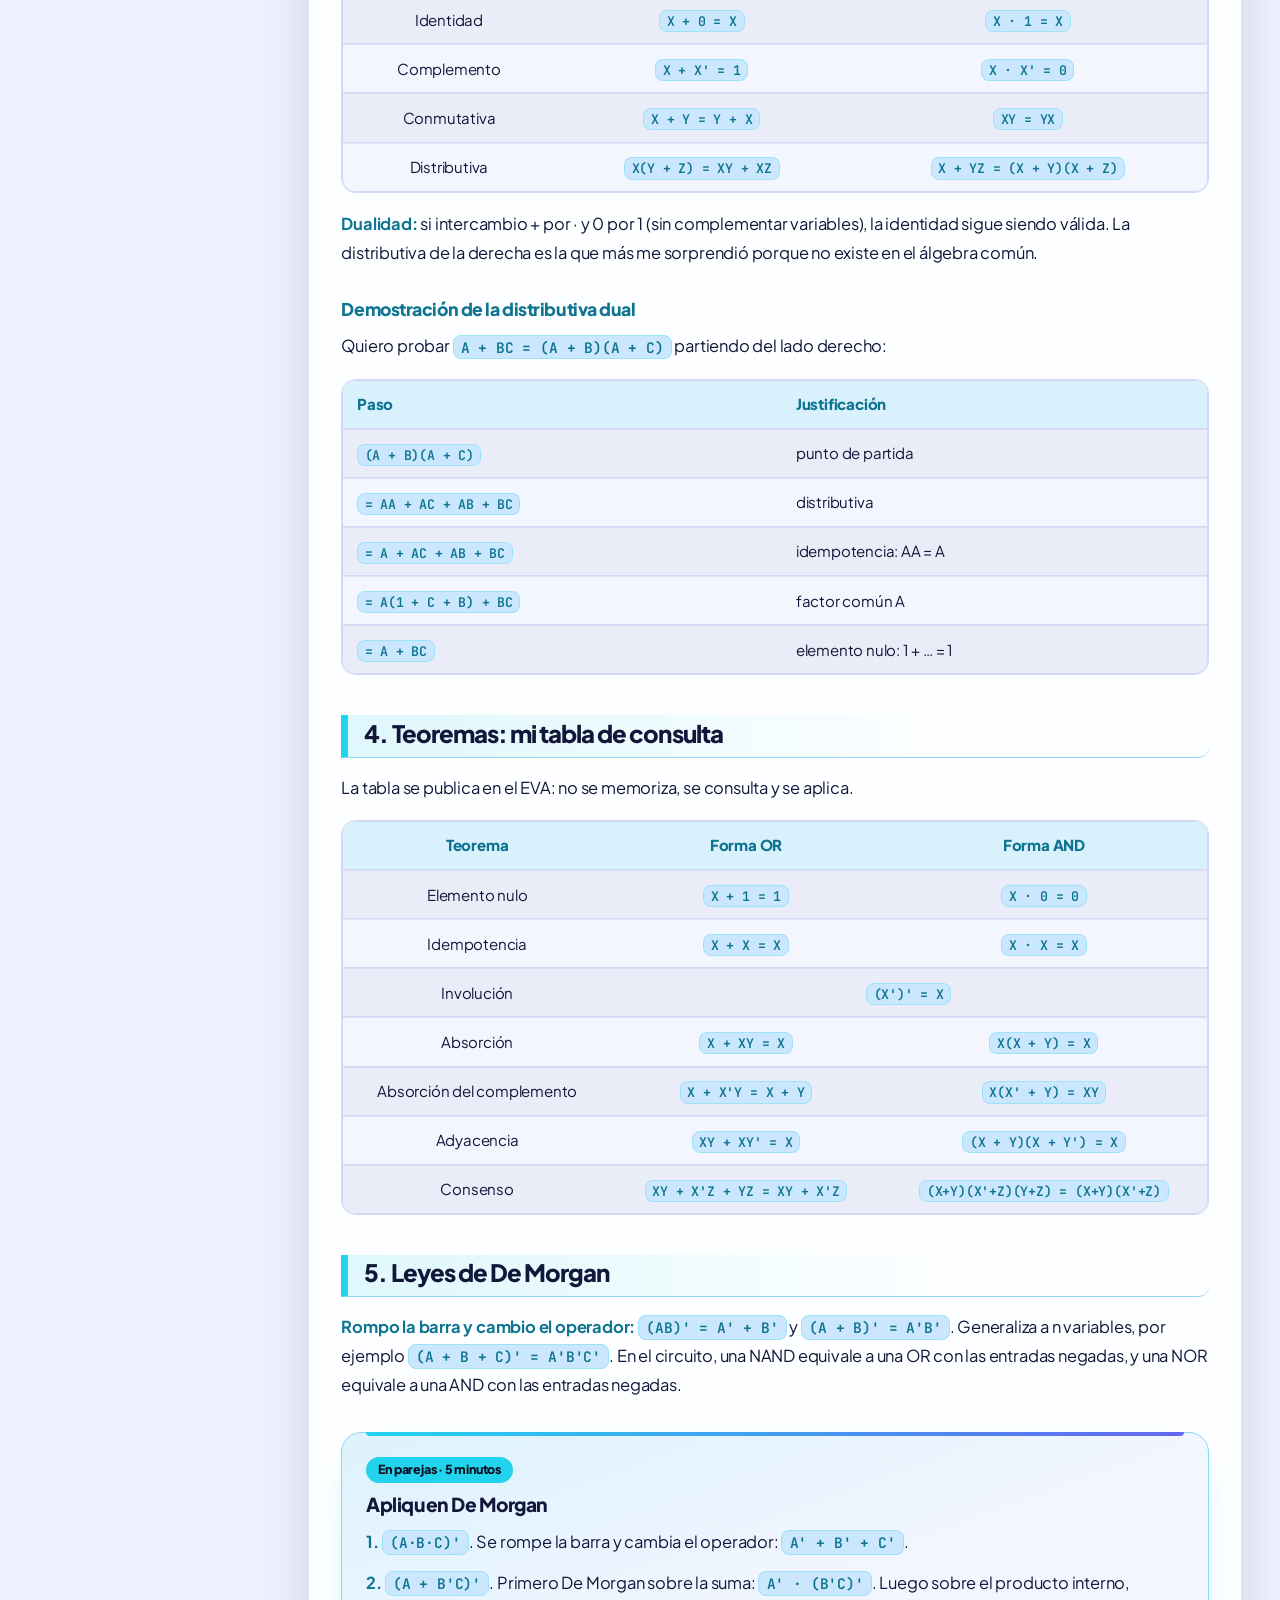
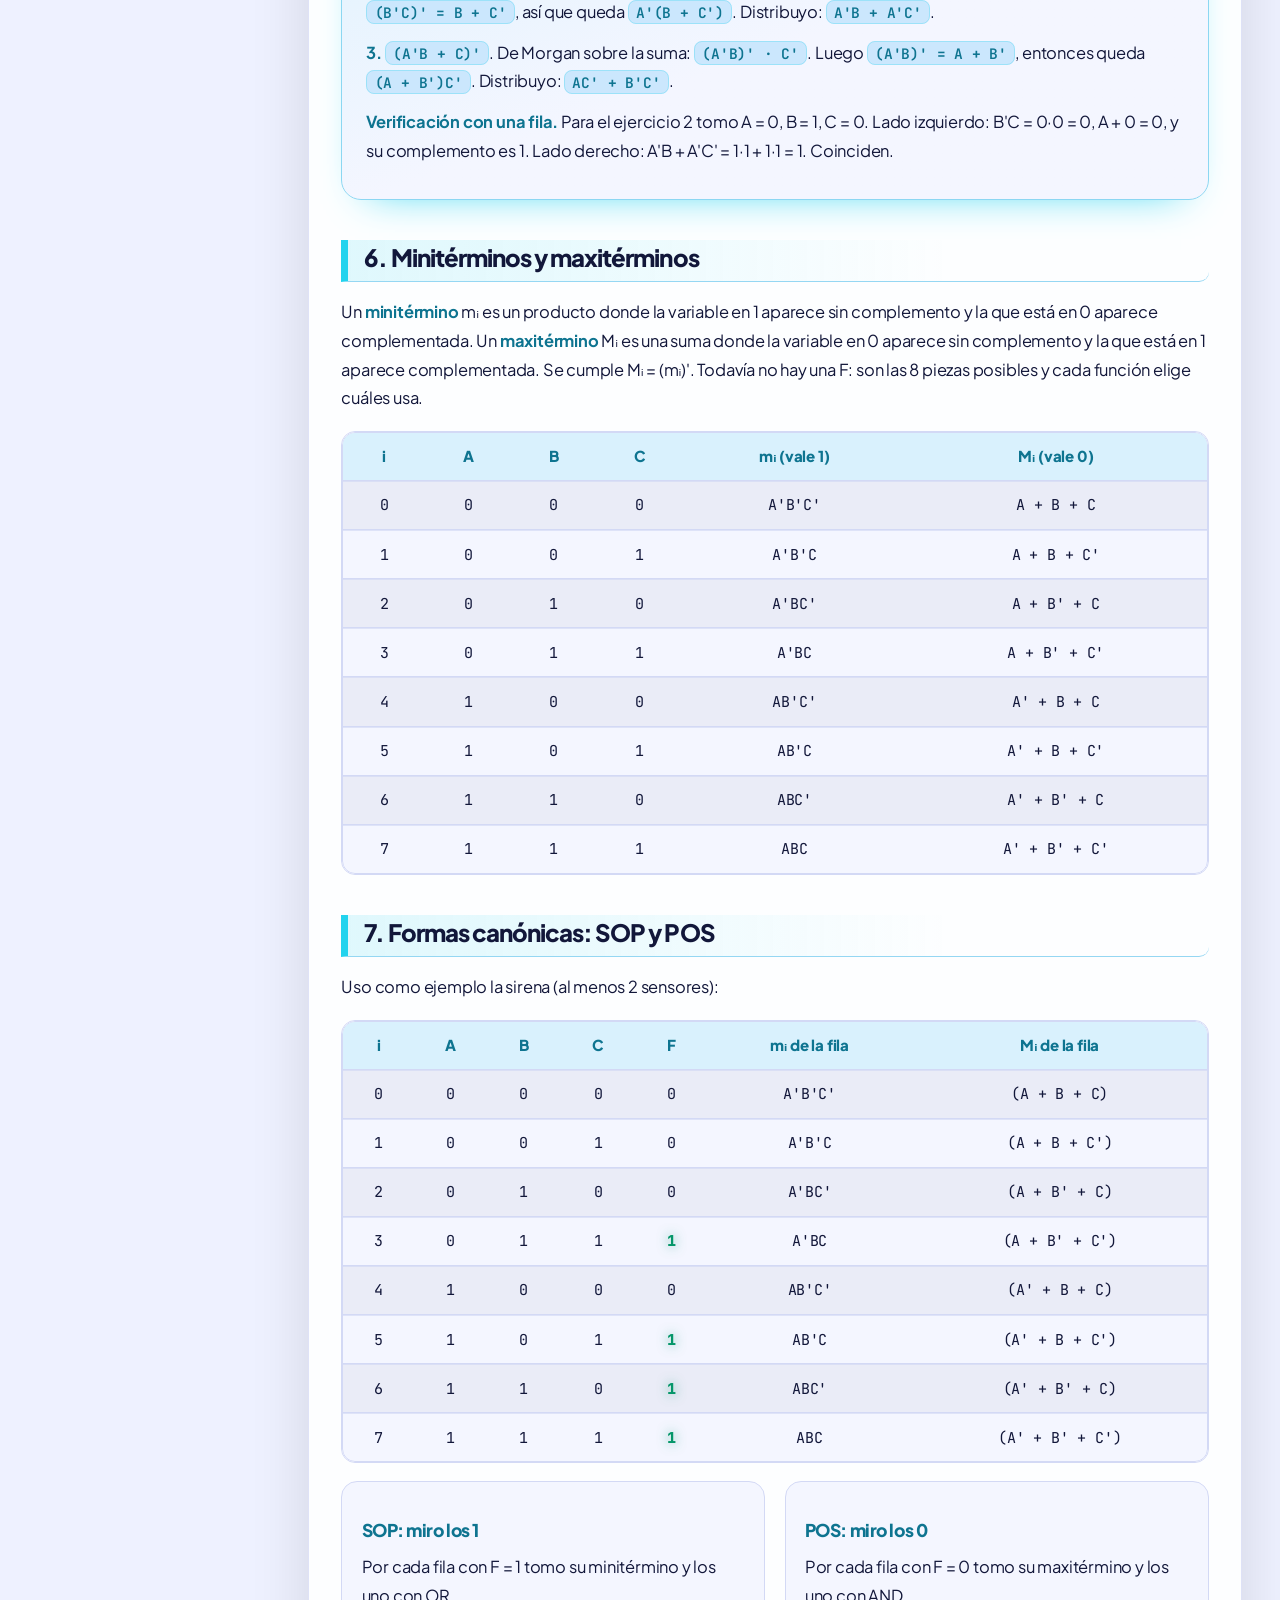
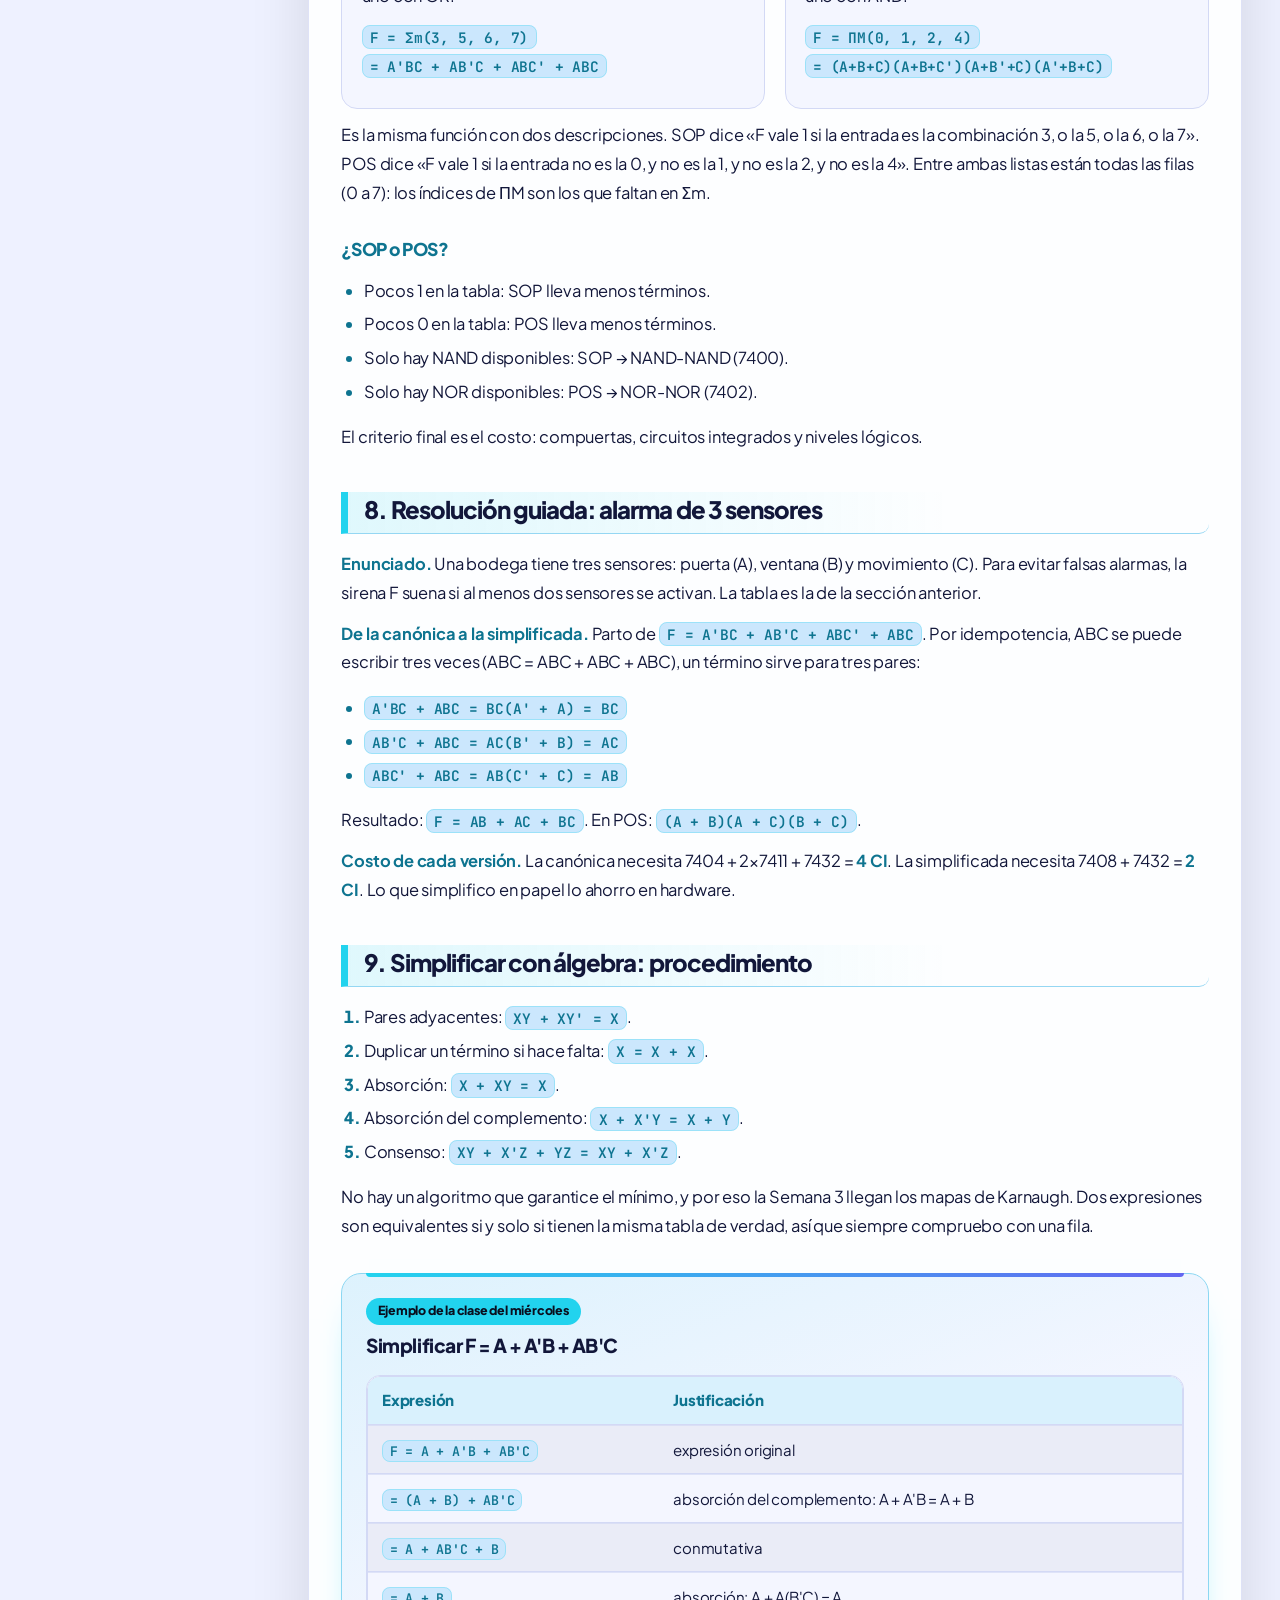
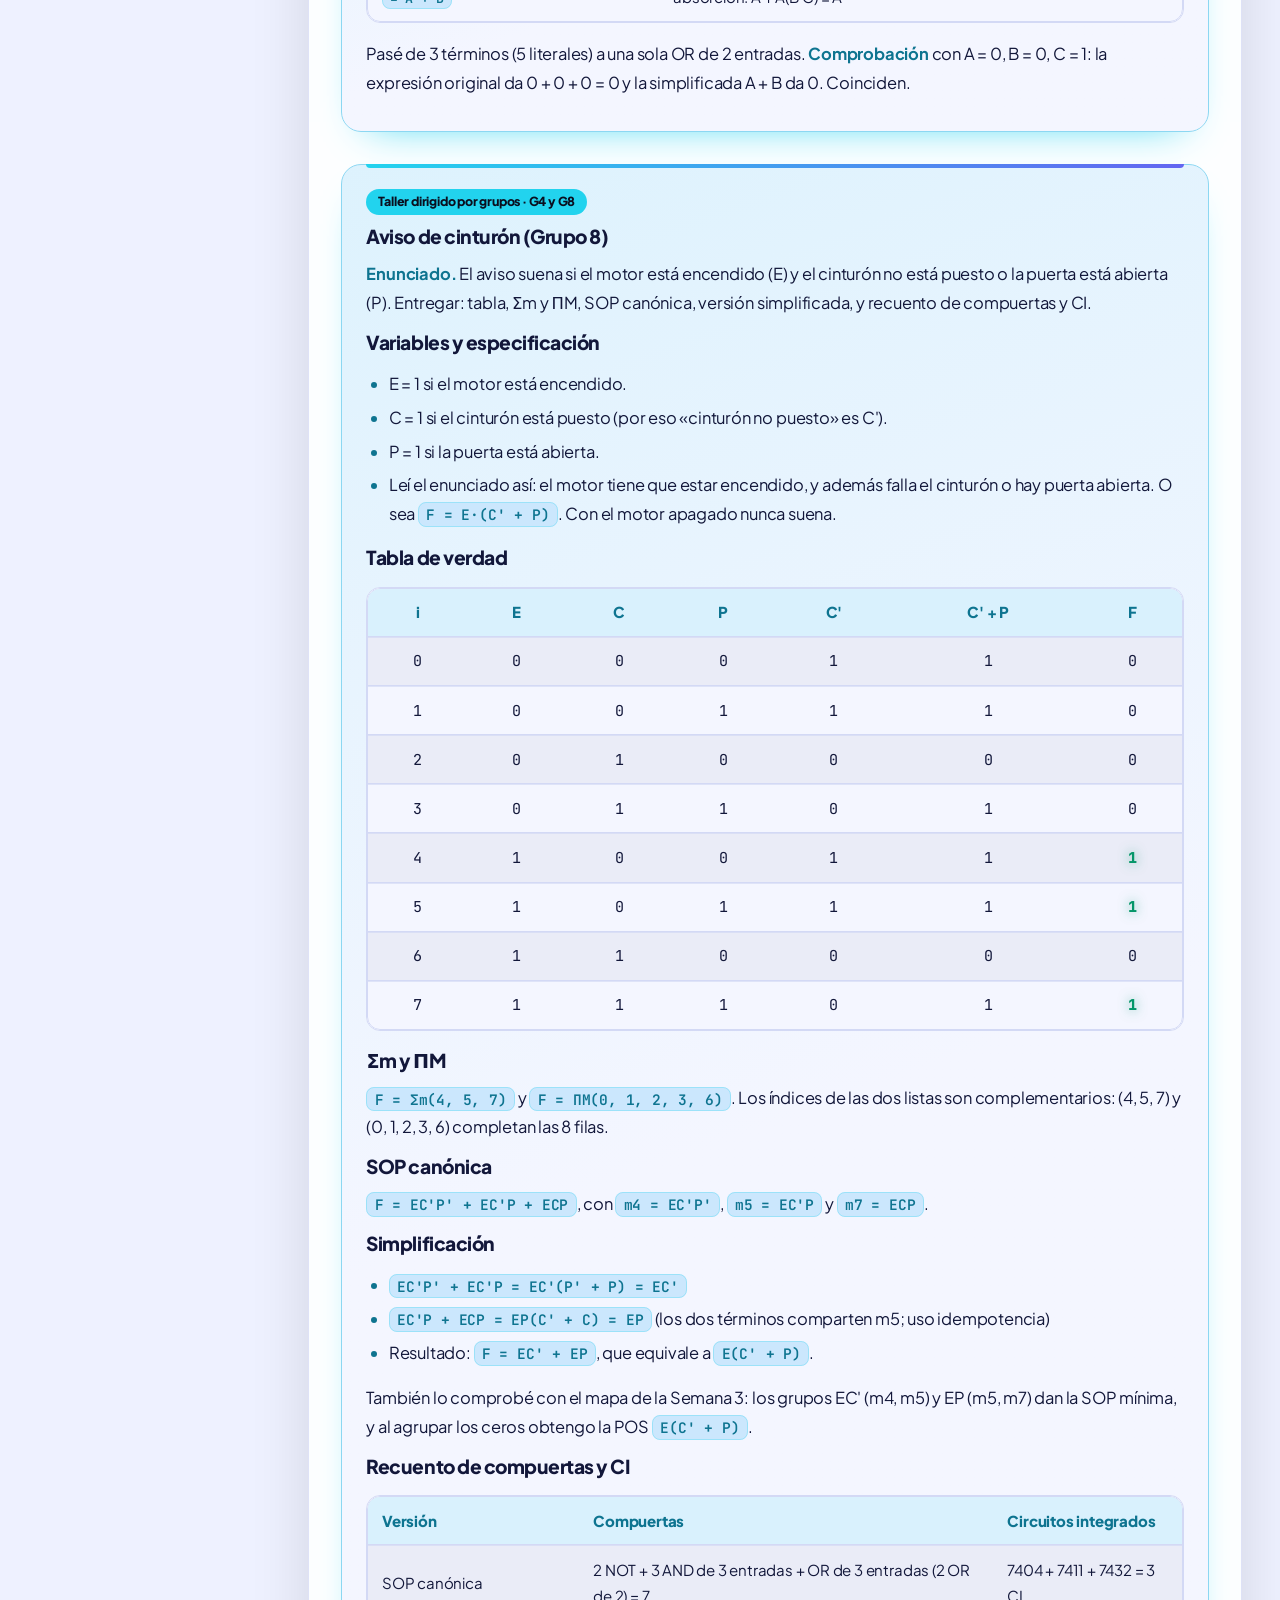
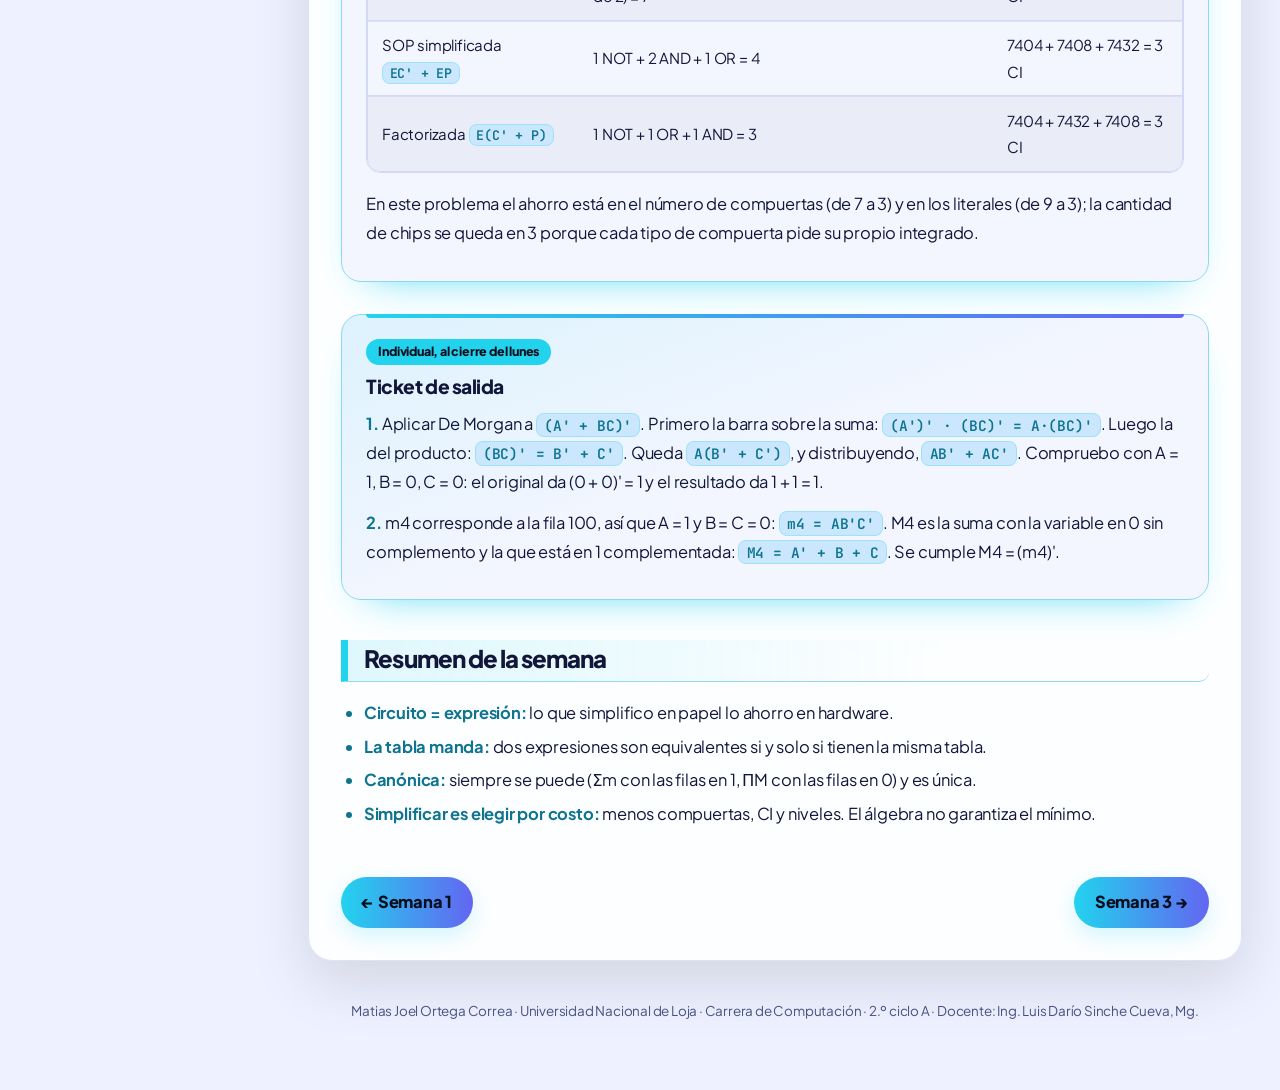
<file: semana-2.html>
<!DOCTYPE html>
<html lang="es">
<head>
<meta charset="utf-8">
<meta name="viewport" content="width=device-width, initial-scale=1">
<title>Semana 2 · Cuaderno de Diseño de Circuitos</title>
<meta name="description" content="Cuaderno de resumen de Diseño de Circuitos (UNL, Computación): Unidad 1, semanas 1 a 4, con ejercicios resueltos.">
<link rel="preconnect" href="https://fonts.googleapis.com">
<link rel="preconnect" href="https://fonts.gstatic.com" crossorigin>
<link href="https://fonts.googleapis.com/css2?family=JetBrains+Mono:wght@400;600;800&family=Plus+Jakarta+Sans:wght@400;500;700;800&family=Unbounded:wght@600;800&display=swap" rel="stylesheet">
<link rel="stylesheet" href="assets/style.css">
</head>
<body class="w2">
<div class="layout">
<aside class="side">
<a class="brand" href="index.html">Cuaderno de Diseño de Circuitos</a>
<p class="who">Matias Joel Ortega Correa<br>Computación · UNL</p>
<nav aria-label="Semanas"><a href="index.html">Inicio<small>Portada e índice</small></a><a href="semana-1.html">Semana 1<small>Números, códigos y compuertas</small></a><a href="semana-2.html" aria-current="page">Semana 2<small>Álgebra de Boole y formas canónicas</small></a><a href="semana-3.html">Semana 3<small>Karnaugh, indiferentes y NAND/NOR</small></a><a href="semana-4.html">Semana 4<small>Circuitos aritméticos</small></a><a href="index.html#declaracion-ia">Declaración de IA<small>Créditos y transparencia</small></a></nav>
</aside>
<div class="main">
<main class="sheet">
<header class="banner"><span class="num" aria-hidden="true">02</span><h1>Semana 2 · Álgebra de Boole y formas canónicas</h1>
<p class="meta">Unidad 1 · R1: diseña e implementa circuitos combinacionales básicos con técnicas de diseño clásico. Lunes: teoría y alarma · Martes: APE 02 en Logisim · Miércoles: taller de simplificación.</p>
<p class="lead">Esta semana aprendí a ir del enunciado a la tabla de verdad, de ahí a la forma canónica y por último a un circuito simplificado.</p></header><div class="content">

<h2>1. Un circuito y una expresión son lo mismo</h2>
<p>Retomé la APE 01: el circuito formado por una AND de A y B, una NOT de C y una OR que une ambas salidas.</p>
<div class="wide"><table><tr><th>Circuito</th><th>Expresión</th></tr>
<tr><td>Cable de entrada</td><td>Variable (A, B, C)</td></tr><tr><td>AND</td><td>Producto ·</td></tr>
<tr><td>OR</td><td>Suma +</td></tr><tr><td>NOT</td><td>Complemento '</td></tr><tr><td>Salida</td><td>Valor de la expresión</td></tr></table></div>
<p>El circuito se escribe <code class="e">Y = A·B + C'</code>. La <strong>precedencia</strong> es NOT → AND → OR.</p>
<p>Respondí las preguntas del inicio con la tabla de la Semana 1: si A = 1, B = 0, C = 0 entonces A·B = 0 y C' = 1, así que Y = 1. Si A = 1, B = 1, C = 1 entonces A·B = 1 y por lo tanto Y = 1 también.</p>

<h2>2. Del enunciado a la especificación</h2>
<p>La frase «la sirena suena cuando se activan dos sensores» se puede leer de dos maneras:</p>
<div class="cols">
<div><h3>Lectura 1: exactamente dos</h3><p>Filas 011, 101, 110, es decir <code class="e">F = Σm(3, 5, 6)</code>. Con los tres sensores activos no suena.</p></div>
<div><h3>Lectura 2: al menos dos</h3><p>Filas 011, 101, 110 y 111, es decir <code class="e">F = Σm(3, 5, 6, 7)</code>. Es la que pide el cliente.</p></div>
</div>
<p>Lo importante es fijar la lectura antes de diseñar.</p>

<h2>3. Postulados de Huntington y dualidad</h2>
<p>El álgebra de Boole trabaja sobre el conjunto {0, 1} con tres operaciones: + (OR), · (AND) y ' (NOT).</p>
<div class="wide"><table><tr><th>Postulado</th><th>Forma OR</th><th>Forma AND (dual)</th></tr>
<tr><td>Identidad</td><td><code class="e">X + 0 = X</code></td><td><code class="e">X · 1 = X</code></td></tr>
<tr><td>Complemento</td><td><code class="e">X + X' = 1</code></td><td><code class="e">X · X' = 0</code></td></tr>
<tr><td>Conmutativa</td><td><code class="e">X + Y = Y + X</code></td><td><code class="e">XY = YX</code></td></tr>
<tr><td>Distributiva</td><td><code class="e">X(Y + Z) = XY + XZ</code></td><td><strong><code class="e">X + YZ = (X + Y)(X + Z)</code></strong></td></tr></table></div>
<p><strong>Dualidad:</strong> si intercambio + por · y 0 por 1 (sin complementar variables), la identidad sigue siendo válida. La distributiva de la derecha es la que más me sorprendió porque no existe en el álgebra común.</p>

<h3>Demostración de la distributiva dual</h3>
<p>Quiero probar <code class="e">A + BC = (A + B)(A + C)</code> partiendo del lado derecho:</p>
<div class="wide"><table><tr><th class="l">Paso</th><th class="l">Justificación</th></tr>
<tr><td class="l"><code class="e">(A + B)(A + C)</code></td><td class="l">punto de partida</td></tr>
<tr><td class="l"><code class="e">= AA + AC + AB + BC</code></td><td class="l">distributiva</td></tr>
<tr><td class="l"><code class="e">= A + AC + AB + BC</code></td><td class="l">idempotencia: AA = A</td></tr>
<tr><td class="l"><code class="e">= A(1 + C + B) + BC</code></td><td class="l">factor común A</td></tr>
<tr><td class="l"><code class="e">= A + BC</code></td><td class="l">elemento nulo: 1 + … = 1</td></tr></table></div>

<h2>4. Teoremas: mi tabla de consulta</h2>
<p>La tabla se publica en el EVA: no se memoriza, se consulta y se aplica.</p>
<div class="wide"><table><tr><th>Teorema</th><th>Forma OR</th><th>Forma AND</th></tr>
<tr><td>Elemento nulo</td><td><code class="e">X + 1 = 1</code></td><td><code class="e">X · 0 = 0</code></td></tr>
<tr><td>Idempotencia</td><td><code class="e">X + X = X</code></td><td><code class="e">X · X = X</code></td></tr>
<tr><td>Involución</td><td colspan="2"><code class="e">(X')' = X</code></td></tr>
<tr><td>Absorción</td><td><code class="e">X + XY = X</code></td><td><code class="e">X(X + Y) = X</code></td></tr>
<tr><td>Absorción del complemento</td><td><code class="e">X + X'Y = X + Y</code></td><td><code class="e">X(X' + Y) = XY</code></td></tr>
<tr><td>Adyacencia</td><td><code class="e">XY + XY' = X</code></td><td><code class="e">(X + Y)(X + Y') = X</code></td></tr>
<tr><td>Consenso</td><td><code class="e">XY + X'Z + YZ = XY + X'Z</code></td><td><code class="e">(X+Y)(X'+Z)(Y+Z) = (X+Y)(X'+Z)</code></td></tr></table></div>

<h2>5. Leyes de De Morgan</h2>
<p><strong>Rompo la barra y cambio el operador:</strong> <code class="e">(AB)' = A' + B'</code> y <code class="e">(A + B)' = A'B'</code>. Generaliza a n variables, por ejemplo <code class="e">(A + B + C)' = A'B'C'</code>. En el circuito, una NAND equivale a una OR con las entradas negadas, y una NOR equivale a una AND con las entradas negadas.</p>
<div class="ej"><p class="src">En parejas · 5 minutos</p><h3>Apliquen De Morgan</h3>
<p><strong>1.</strong> <code class="e">(A·B·C)'</code>. Se rompe la barra y cambia el operador: <code class="e">A' + B' + C'</code>.</p>
<p><strong>2.</strong> <code class="e">(A + B'C)'</code>. Primero De Morgan sobre la suma: <code class="e">A' · (B'C)'</code>. Luego sobre el producto interno, <code class="e">(B'C)' = B + C'</code>, así que queda <code class="e">A'(B + C')</code>. Distribuyo: <code class="e">A'B + A'C'</code>.</p>
<p><strong>3.</strong> <code class="e">(A'B + C)'</code>. De Morgan sobre la suma: <code class="e">(A'B)' · C'</code>. Luego <code class="e">(A'B)' = A + B'</code>, entonces queda <code class="e">(A + B')C'</code>. Distribuyo: <code class="e">AC' + B'C'</code>.</p>
<p><strong>Verificación con una fila.</strong> Para el ejercicio 2 tomo A = 0, B = 1, C = 0. Lado izquierdo: B'C = 0·0 = 0, A + 0 = 0, y su complemento es 1. Lado derecho: A'B + A'C' = 1·1 + 1·1 = 1. Coinciden.</p></div>
<h2>6. Minitérminos y maxitérminos</h2>
<p>Un <strong>minitérmino</strong> mᵢ es un producto donde la variable en 1 aparece sin complemento y la que está en 0 aparece complementada. Un <strong>maxitérmino</strong> Mᵢ es una suma donde la variable en 0 aparece sin complemento y la que está en 1 aparece complementada. Se cumple Mᵢ = (mᵢ)'. Todavía no hay una F: son las 8 piezas posibles y cada función elige cuáles usa.</p>
<div class="wide"><table class="tt"><tr><th>i</th><th>A</th><th>B</th><th>C</th><th>mᵢ (vale 1)</th><th>Mᵢ (vale 0)</th></tr><tr><td>0</td><td>0</td><td>0</td><td>0</td><td>A'B'C'</td><td>A + B + C</td></tr><tr><td>1</td><td>0</td><td>0</td><td>1</td><td>A'B'C</td><td>A + B + C'</td></tr><tr><td>2</td><td>0</td><td>1</td><td>0</td><td>A'BC'</td><td>A + B' + C</td></tr><tr><td>3</td><td>0</td><td>1</td><td>1</td><td>A'BC</td><td>A + B' + C'</td></tr><tr><td>4</td><td>1</td><td>0</td><td>0</td><td>AB'C'</td><td>A' + B + C</td></tr><tr><td>5</td><td>1</td><td>0</td><td>1</td><td>AB'C</td><td>A' + B + C'</td></tr><tr><td>6</td><td>1</td><td>1</td><td>0</td><td>ABC'</td><td>A' + B' + C</td></tr><tr><td>7</td><td>1</td><td>1</td><td>1</td><td>ABC</td><td>A' + B' + C'</td></tr></table></div>
<h2>7. Formas canónicas: SOP y POS</h2>
<p>Uso como ejemplo la sirena (al menos 2 sensores):</p>
<div class="wide"><table class="tt"><tr><th>i</th><th>A</th><th>B</th><th>C</th><th>F</th><th>mᵢ de la fila</th><th>Mᵢ de la fila</th></tr><tr><td>0</td><td>0</td><td>0</td><td>0</td><td>0</td><td>A'B'C'</td><td>(A + B + C)</td></tr><tr><td>1</td><td>0</td><td>0</td><td>1</td><td>0</td><td>A'B'C</td><td>(A + B + C')</td></tr><tr><td>2</td><td>0</td><td>1</td><td>0</td><td>0</td><td>A'BC'</td><td>(A + B' + C)</td></tr><tr><td>3</td><td>0</td><td>1</td><td>1</td><td class="one">1</td><td>A'BC</td><td>(A + B' + C')</td></tr><tr><td>4</td><td>1</td><td>0</td><td>0</td><td>0</td><td>AB'C'</td><td>(A' + B + C)</td></tr><tr><td>5</td><td>1</td><td>0</td><td>1</td><td class="one">1</td><td>AB'C</td><td>(A' + B + C')</td></tr><tr><td>6</td><td>1</td><td>1</td><td>0</td><td class="one">1</td><td>ABC'</td><td>(A' + B' + C)</td></tr><tr><td>7</td><td>1</td><td>1</td><td>1</td><td class="one">1</td><td>ABC</td><td>(A' + B' + C')</td></tr></table></div>
<div class="cols">
<div><h3>SOP: miro los 1</h3><p>Por cada fila con F = 1 tomo su minitérmino y los uno con OR.</p><p><code class="e">F = Σm(3, 5, 6, 7)</code><br><code class="e">= A'BC + AB'C + ABC' + ABC</code></p></div>
<div><h3>POS: miro los 0</h3><p>Por cada fila con F = 0 tomo su maxitérmino y los uno con AND.</p><p><code class="e">F = ΠM(0, 1, 2, 4)</code><br><code class="e">= (A+B+C)(A+B+C')(A+B'+C)(A'+B+C)</code></p></div>
</div>
<p>Es la misma función con dos descripciones. SOP dice «F vale 1 si la entrada es la combinación 3, o la 5, o la 6, o la 7». POS dice «F vale 1 si la entrada no es la 0, y no es la 1, y no es la 2, y no es la 4». Entre ambas listas están todas las filas (0 a 7): los índices de ΠM son los que faltan en Σm.</p>
<h3>¿SOP o POS?</h3>
<ul>
<li>Pocos 1 en la tabla: SOP lleva menos términos.</li>
<li>Pocos 0 en la tabla: POS lleva menos términos.</li>
<li>Solo hay NAND disponibles: SOP → NAND-NAND (7400).</li>
<li>Solo hay NOR disponibles: POS → NOR-NOR (7402).</li>
</ul>
<p>El criterio final es el costo: compuertas, circuitos integrados y niveles lógicos.</p>

<h2>8. Resolución guiada: alarma de 3 sensores</h2>
<p><strong>Enunciado.</strong> Una bodega tiene tres sensores: puerta (A), ventana (B) y movimiento (C). Para evitar falsas alarmas, la sirena F suena si al menos dos sensores se activan. La tabla es la de la sección anterior.</p>
<p><strong>De la canónica a la simplificada.</strong> Parto de <code class="e">F = A'BC + AB'C + ABC' + ABC</code>. Por idempotencia, ABC se puede escribir tres veces (ABC = ABC + ABC + ABC), un término sirve para tres pares:</p>
<ul>
<li><code class="e">A'BC + ABC = BC(A' + A) = BC</code></li><li><code class="e">AB'C + ABC = AC(B' + B) = AC</code></li><li><code class="e">ABC' + ABC = AB(C' + C) = AB</code></li>
</ul>
<p>Resultado: <strong><code class="e">F = AB + AC + BC</code></strong>. En POS: <code class="e">(A + B)(A + C)(B + C)</code>.</p>
<p><strong>Costo de cada versión.</strong> La canónica necesita 7404 + 2×7411 + 7432 = <strong>4 CI</strong>. La simplificada necesita 7408 + 7432 = <strong>2 CI</strong>. Lo que simplifico en papel lo ahorro en hardware.</p>

<h2>9. Simplificar con álgebra: procedimiento</h2>
<ol>
<li>Pares adyacentes: <code class="e">XY + XY' = X</code>.</li>
<li>Duplicar un término si hace falta: <code class="e">X = X + X</code>.</li>
<li>Absorción: <code class="e">X + XY = X</code>.</li>
<li>Absorción del complemento: <code class="e">X + X'Y = X + Y</code>.</li>
<li>Consenso: <code class="e">XY + X'Z + YZ = XY + X'Z</code>.</li>
</ol>
<p>No hay un algoritmo que garantice el mínimo, y por eso la Semana 3 llegan los mapas de Karnaugh. Dos expresiones son equivalentes si y solo si tienen la misma tabla de verdad, así que siempre compruebo con una fila.</p>
<div class="ej"><p class="src">Ejemplo de la clase del miércoles</p><h3>Simplificar F = A + A'B + AB'C</h3>
<div class="wide"><table><tr><th class="l">Expresión</th><th class="l">Justificación</th></tr>
<tr><td class="l"><code class="e">F = A + A'B + AB'C</code></td><td class="l">expresión original</td></tr>
<tr><td class="l"><code class="e">= (A + B) + AB'C</code></td><td class="l">absorción del complemento: A + A'B = A + B</td></tr>
<tr><td class="l"><code class="e">= A + AB'C + B</code></td><td class="l">conmutativa</td></tr>
<tr><td class="l"><code class="e">= A + B</code></td><td class="l">absorción: A + A(B'C) = A</td></tr></table></div>
<p>Pasé de 3 términos (5 literales) a una sola OR de 2 entradas. <strong>Comprobación</strong> con A = 0, B = 0, C = 1: la expresión original da 0 + 0 + 0 = 0 y la simplificada A + B da 0. Coinciden.</p></div><div class="ej"><p class="src">Taller dirigido por grupos · G4 y G8</p><h3>Aviso de cinturón (Grupo 8)</h3>
<p><strong>Enunciado.</strong> El aviso suena si el motor está encendido (E) y el cinturón no está puesto o la puerta está abierta (P). Entregar: tabla, Σm y ΠM, SOP canónica, versión simplificada, y recuento de compuertas y CI.</p>
<h3>Variables y especificación</h3>
<ul>
<li>E = 1 si el motor está encendido.</li>
<li>C = 1 si el cinturón está puesto (por eso «cinturón no puesto» es C').</li>
<li>P = 1 si la puerta está abierta.</li>
<li>Leí el enunciado así: el motor tiene que estar encendido, y además falla el cinturón o hay puerta abierta. O sea <code class="e">F = E·(C' + P)</code>. Con el motor apagado nunca suena.</li>
</ul>
<h3>Tabla de verdad</h3>
<div class="wide"><table class="tt"><tr><th>i</th><th>E</th><th>C</th><th>P</th><th>C'</th><th>C' + P</th><th>F</th></tr><tr><td>0</td><td>0</td><td>0</td><td>0</td><td>1</td><td>1</td><td>0</td></tr><tr><td>1</td><td>0</td><td>0</td><td>1</td><td>1</td><td>1</td><td>0</td></tr><tr><td>2</td><td>0</td><td>1</td><td>0</td><td>0</td><td>0</td><td>0</td></tr><tr><td>3</td><td>0</td><td>1</td><td>1</td><td>0</td><td>1</td><td>0</td></tr><tr><td>4</td><td>1</td><td>0</td><td>0</td><td>1</td><td>1</td><td class="one">1</td></tr><tr><td>5</td><td>1</td><td>0</td><td>1</td><td>1</td><td>1</td><td class="one">1</td></tr><tr><td>6</td><td>1</td><td>1</td><td>0</td><td>0</td><td>0</td><td>0</td></tr><tr><td>7</td><td>1</td><td>1</td><td>1</td><td>0</td><td>1</td><td class="one">1</td></tr></table></div>
<h3>Σm y ΠM</h3>
<p><code class="e">F = Σm(4, 5, 7)</code> y <code class="e">F = ΠM(0, 1, 2, 3, 6)</code>. Los índices de las dos listas son complementarios: (4, 5, 7) y (0, 1, 2, 3, 6) completan las 8 filas.</p>
<h3>SOP canónica</h3>
<p><code class="e">F = EC'P' + EC'P + ECP</code>, con <code class="e">m4 = EC'P'</code>, <code class="e">m5 = EC'P</code> y <code class="e">m7 = ECP</code>.</p>
<h3>Simplificación</h3>
<ul>
<li><code class="e">EC'P' + EC'P = EC'(P' + P) = EC'</code></li>
<li><code class="e">EC'P + ECP = EP(C' + C) = EP</code> (los dos términos comparten m5; uso idempotencia)</li>
<li>Resultado: <strong><code class="e">F = EC' + EP</code></strong>, que equivale a <code class="e">E(C' + P)</code>.</li>
</ul>
<p>También lo comprobé con el mapa de la Semana 3: los grupos EC' (m4, m5) y EP (m5, m7) dan la SOP mínima, y al agrupar los ceros obtengo la POS <code class="e">E(C' + P)</code>.</p>
<h3>Recuento de compuertas y CI</h3>
<div class="wide"><table><tr><th class="l">Versión</th><th class="l">Compuertas</th><th class="l">Circuitos integrados</th></tr>
<tr><td class="l">SOP canónica</td><td class="l">2 NOT + 3 AND de 3 entradas + OR de 3 entradas (2 OR de 2) = 7</td><td class="l">7404 + 7411 + 7432 = 3 CI</td></tr>
<tr><td class="l">SOP simplificada <code class="e">EC' + EP</code></td><td class="l">1 NOT + 2 AND + 1 OR = 4</td><td class="l">7404 + 7408 + 7432 = 3 CI</td></tr>
<tr><td class="l">Factorizada <code class="e">E(C' + P)</code></td><td class="l">1 NOT + 1 OR + 1 AND = 3</td><td class="l">7404 + 7432 + 7408 = 3 CI</td></tr></table></div>
<p>En este problema el ahorro está en el número de compuertas (de 7 a 3) y en los literales (de 9 a 3); la cantidad de chips se queda en 3 porque cada tipo de compuerta pide su propio integrado.</p></div><div class="ej"><p class="src">Individual, al cierre del lunes</p><h3>Ticket de salida</h3>
<p><strong>1.</strong> Aplicar De Morgan a <code class="e">(A' + BC)'</code>. Primero la barra sobre la suma: <code class="e">(A')' · (BC)' = A·(BC)'</code>. Luego la del producto: <code class="e">(BC)' = B' + C'</code>. Queda <code class="e">A(B' + C')</code>, y distribuyendo, <code>AB' + AC'</code>. Compruebo con A = 1, B = 0, C = 0: el original da (0 + 0)' = 1 y el resultado da 1 + 1 = 1.</p>
<p><strong>2.</strong> m4 corresponde a la fila 100, así que A = 1 y B = C = 0: <code>m4 = AB'C'</code>. M4 es la suma con la variable en 0 sin complemento y la que está en 1 complementada: <code>M4 = A' + B + C</code>. Se cumple M4 = (m4)'.</p></div>
<h2>Resumen de la semana</h2>
<ul>
<li><strong>Circuito = expresión:</strong> lo que simplifico en papel lo ahorro en hardware.</li>
<li><strong>La tabla manda:</strong> dos expresiones son equivalentes si y solo si tienen la misma tabla.</li>
<li><strong>Canónica:</strong> siempre se puede (Σm con las filas en 1, ΠM con las filas en 0) y es única.</li>
<li><strong>Simplificar es elegir por costo:</strong> menos compuertas, CI y niveles. El álgebra no garantiza el mínimo.</li>
</ul>
<p></p>
<div class="pager"><a href="semana-1.html">← Semana 1</a><a href="semana-3.html">Semana 3 →</a></div></div>
</main>
<footer class="pie">Matias Joel Ortega Correa · Universidad Nacional de Loja · Carrera de Computación · 2.º ciclo A · Docente: Ing. Luis Darío Sinche Cueva, Mg.</footer>
</div>
</div>
<script src="assets/app.js"></script>
</body>
</html>
</file>
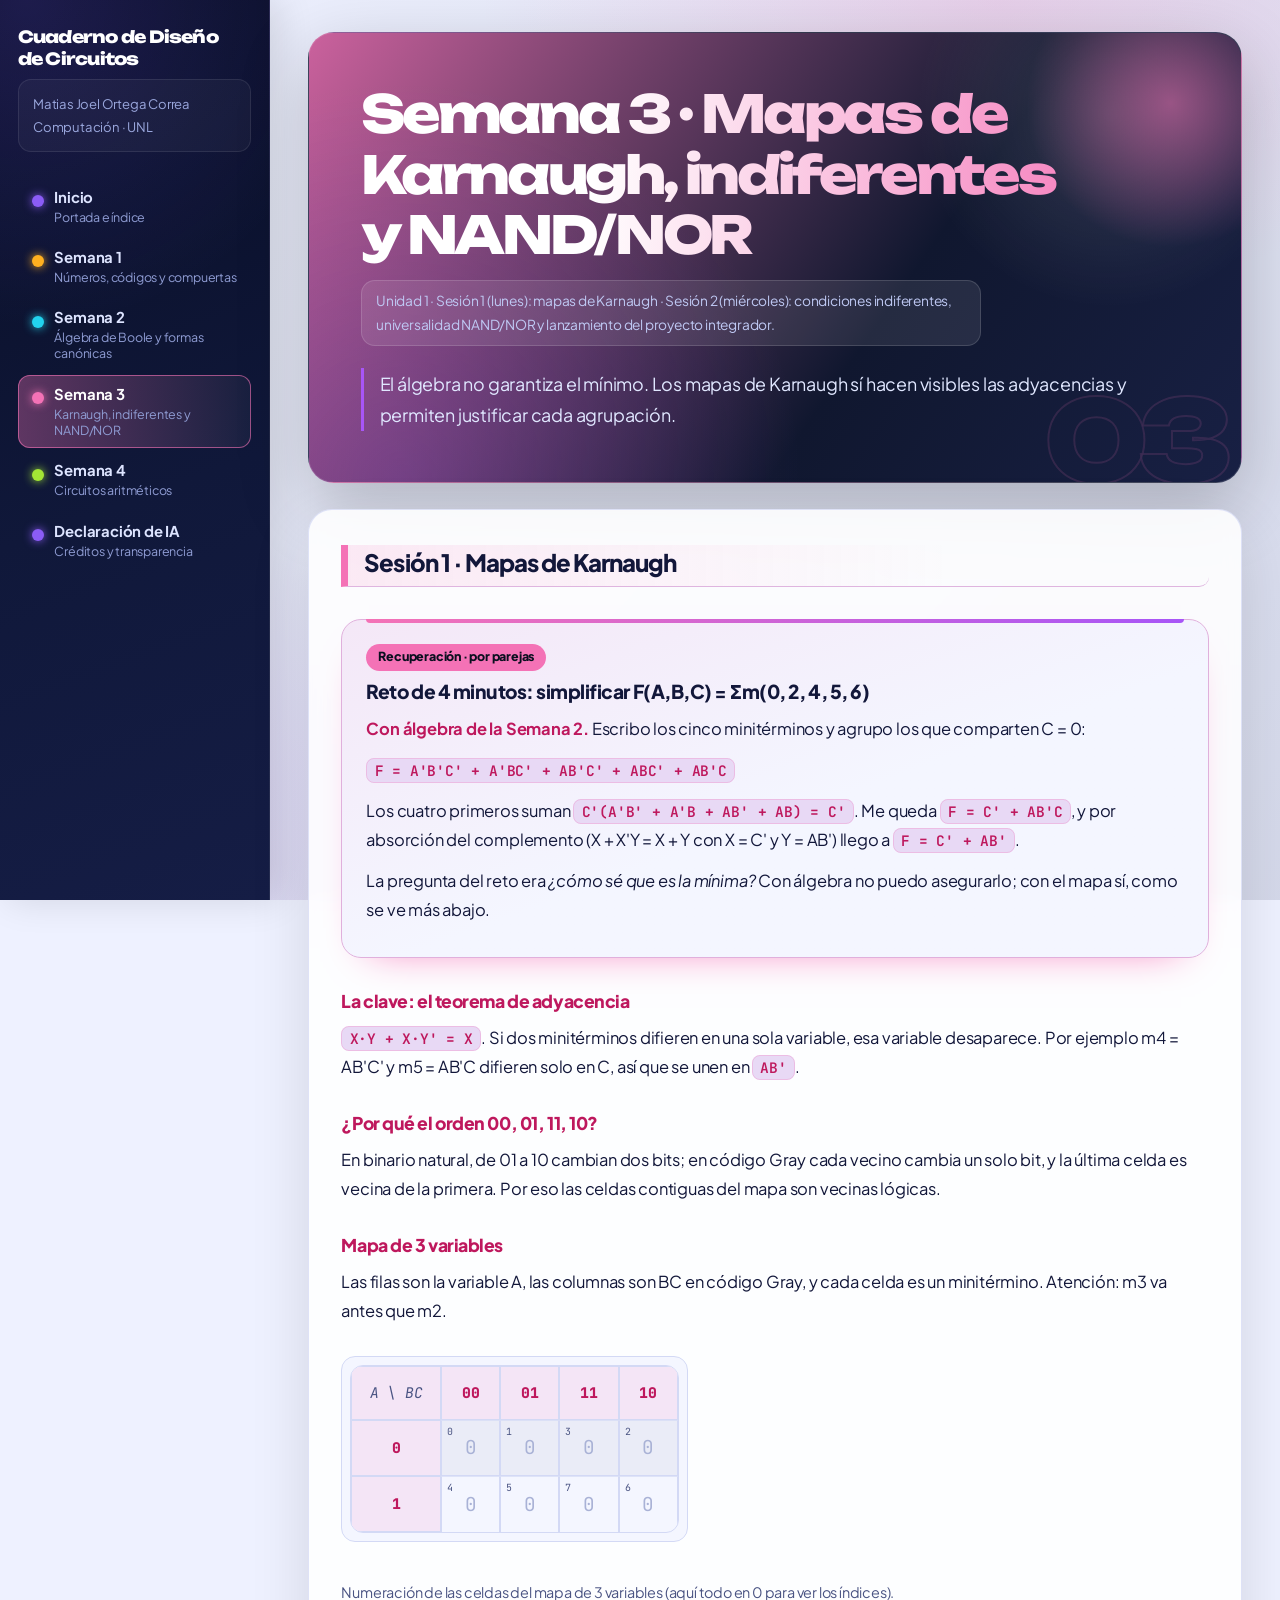
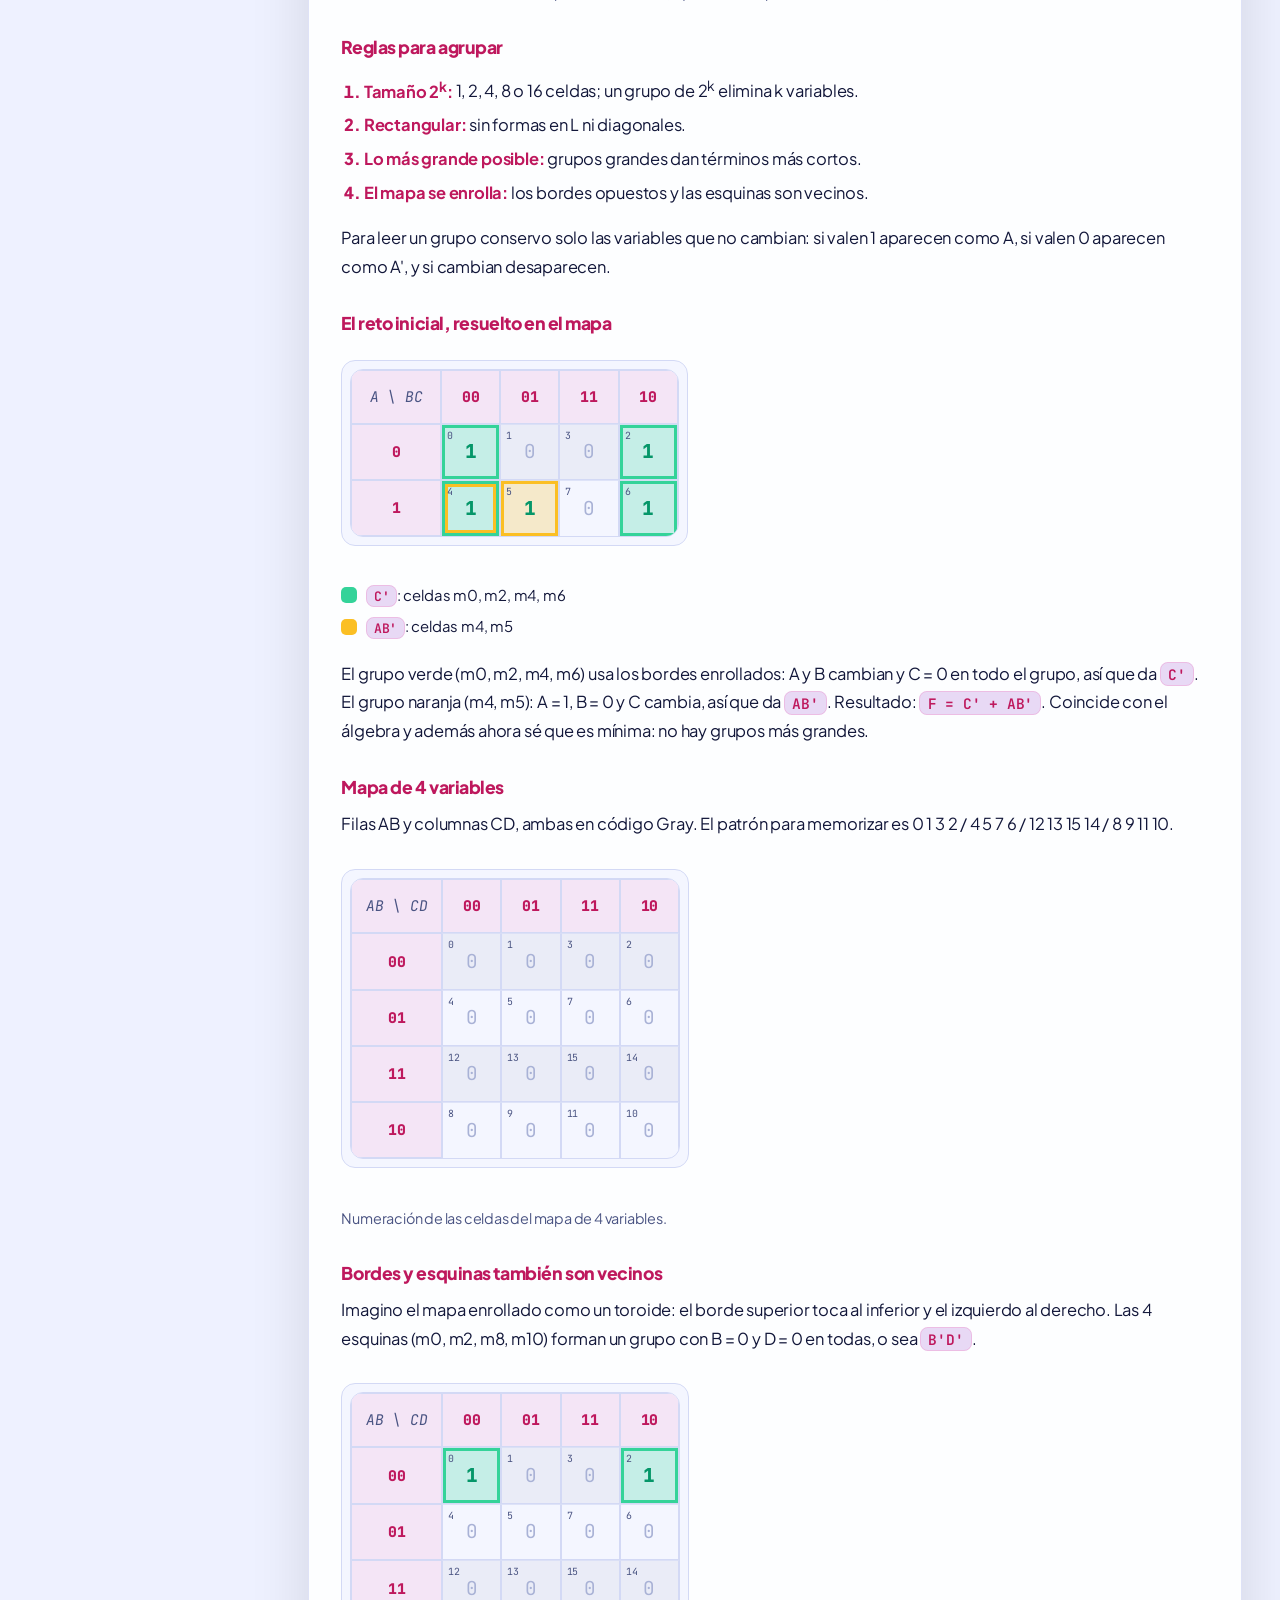
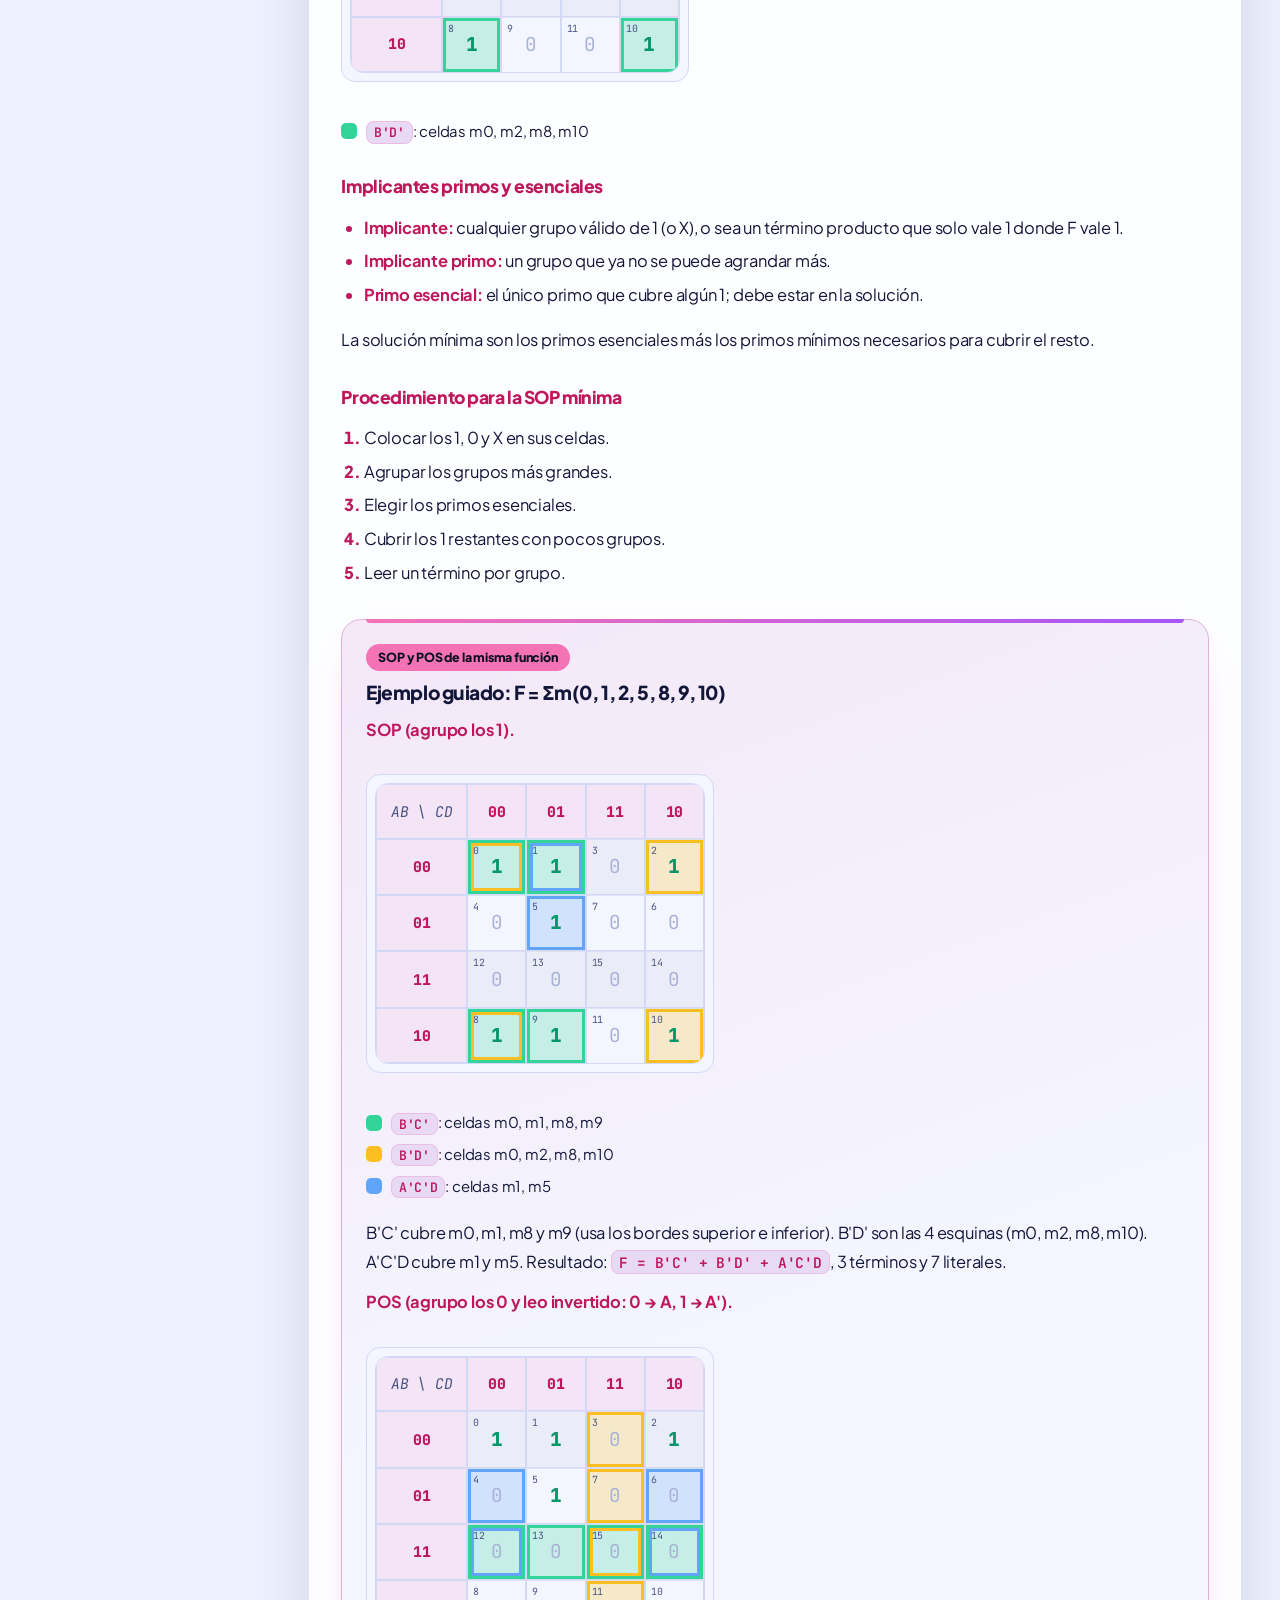
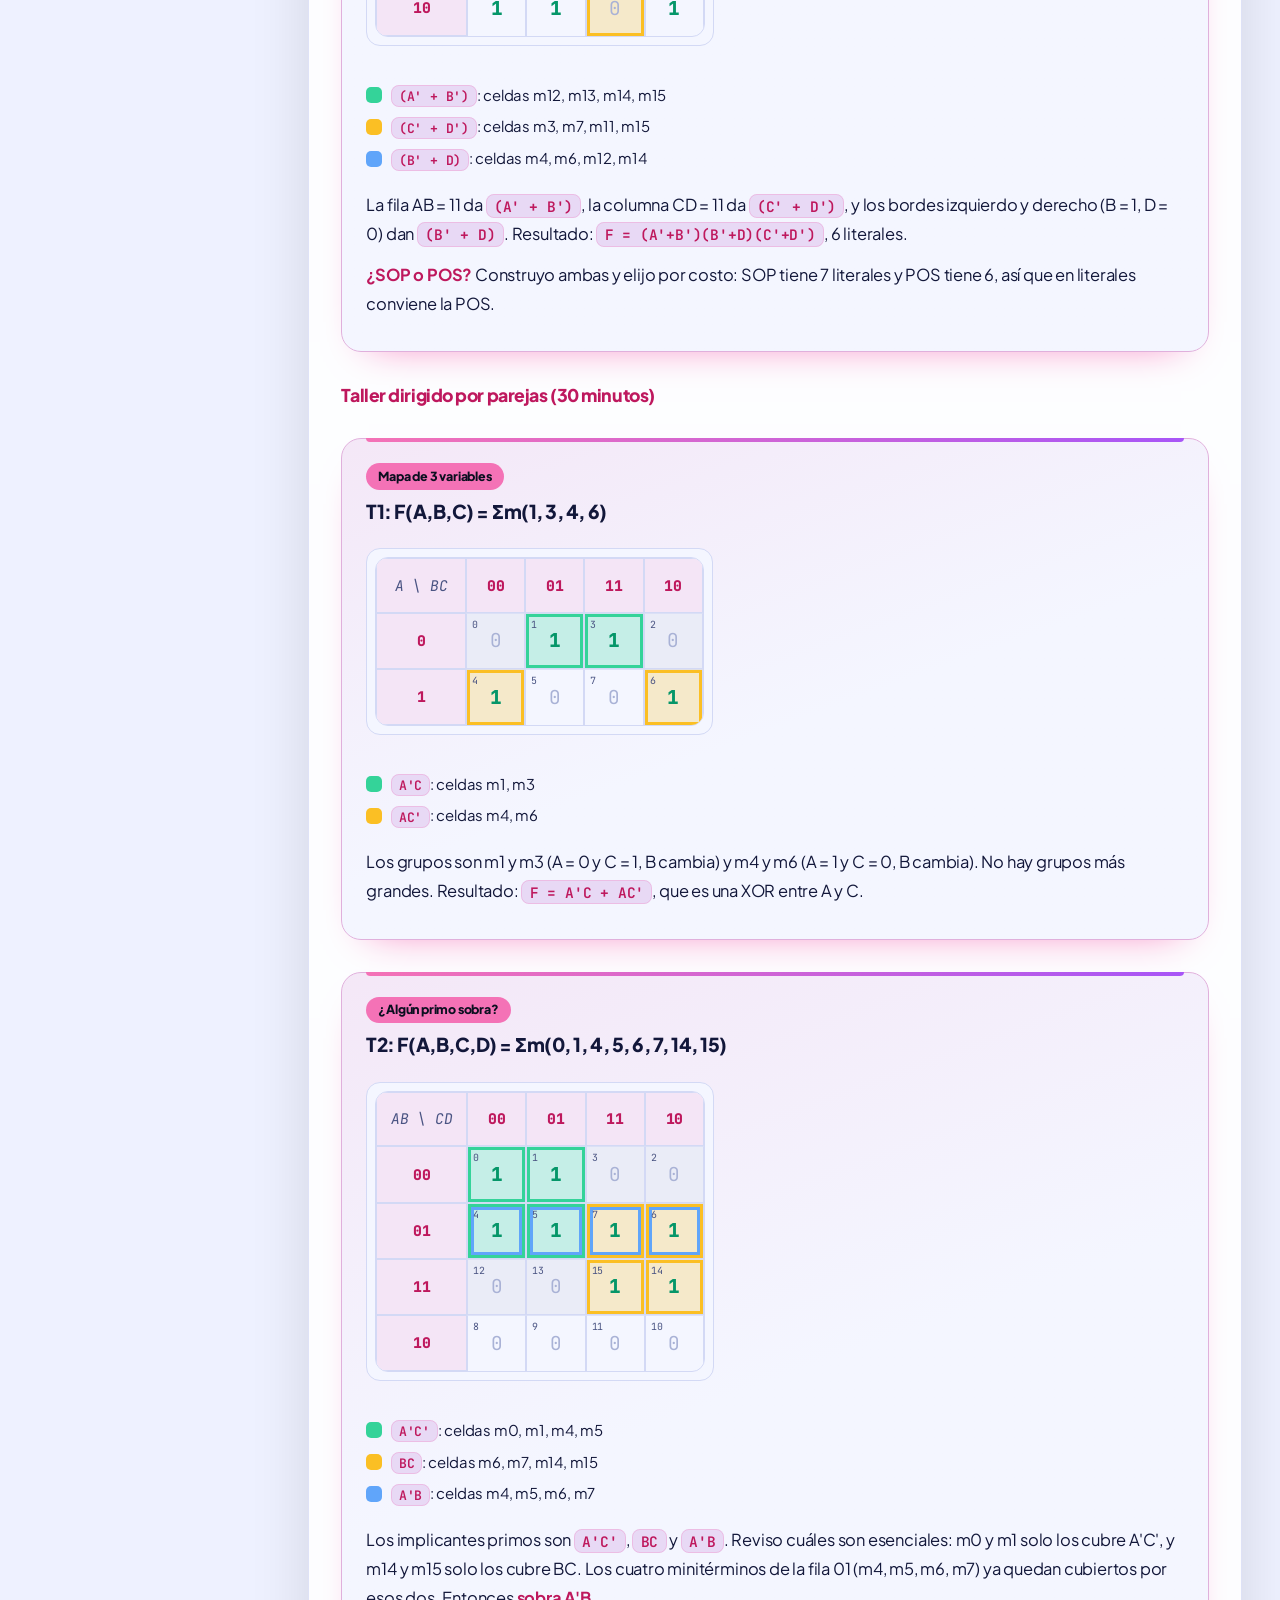
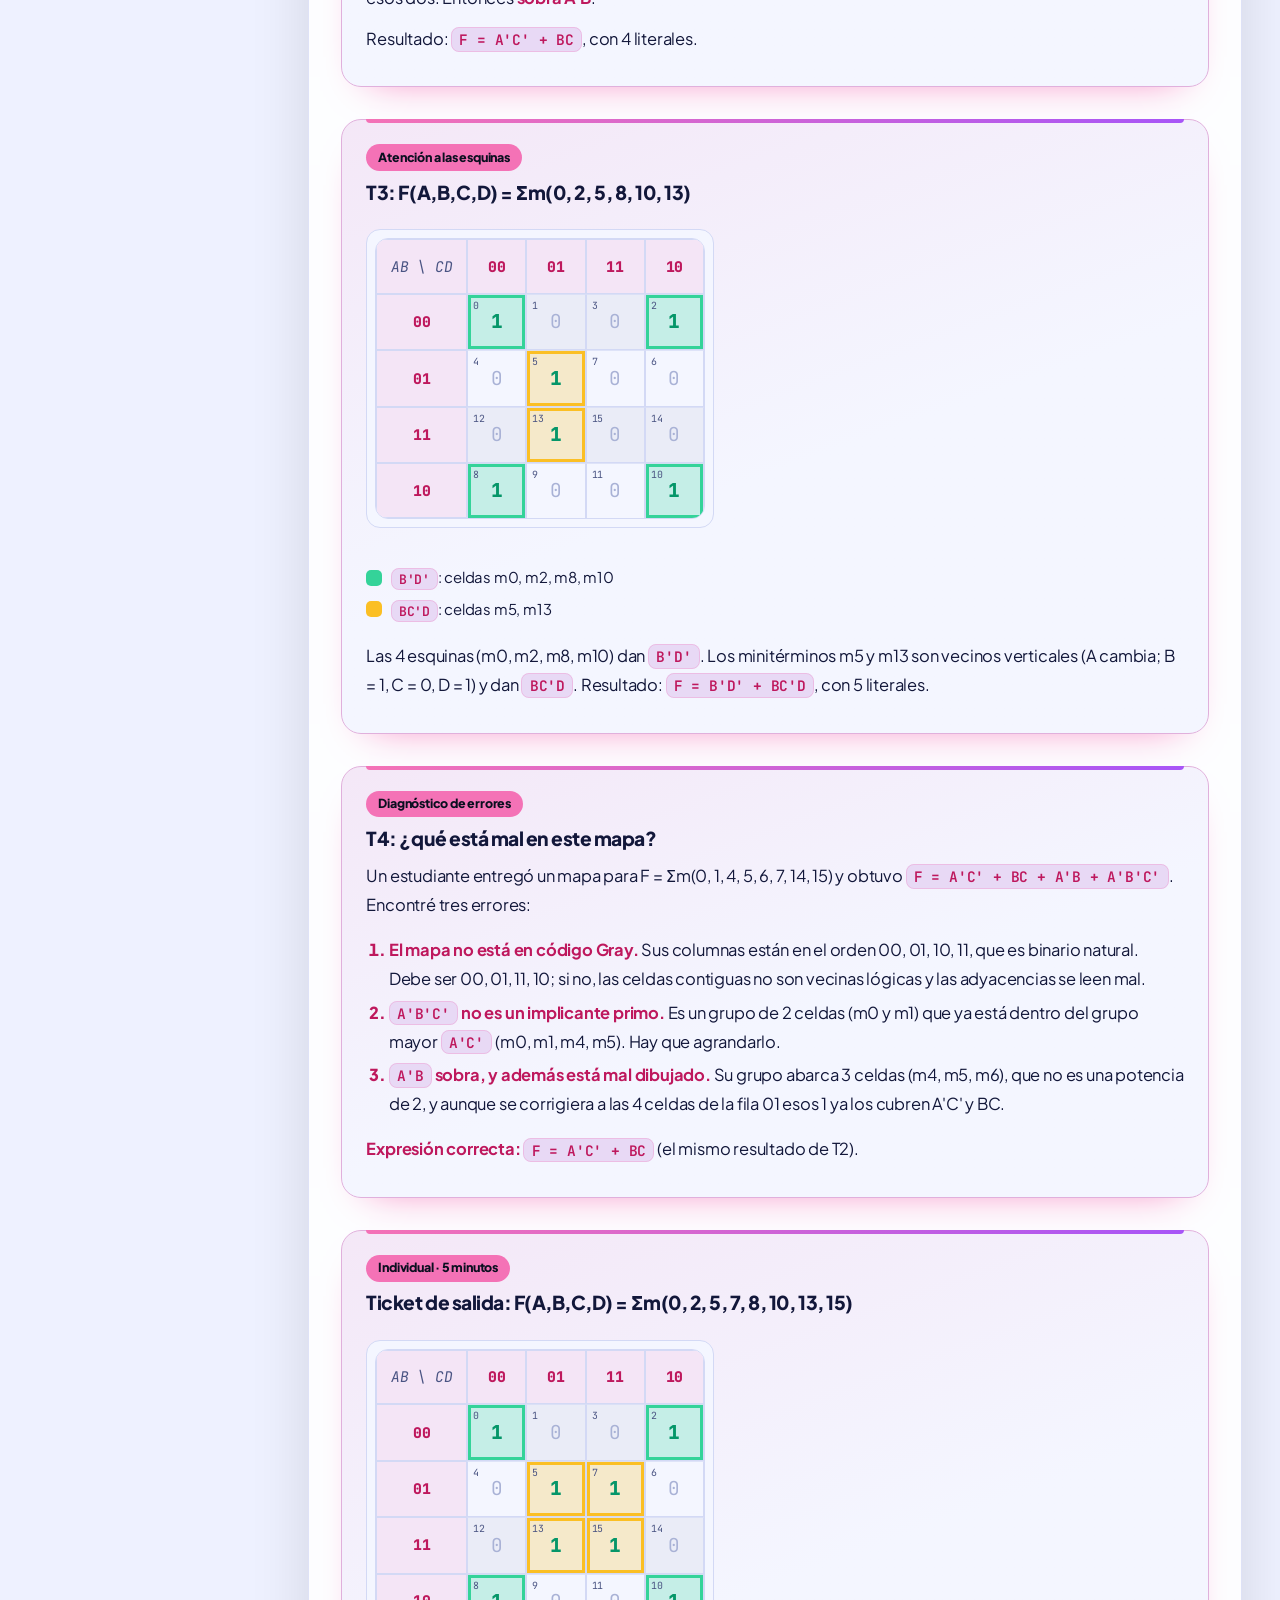
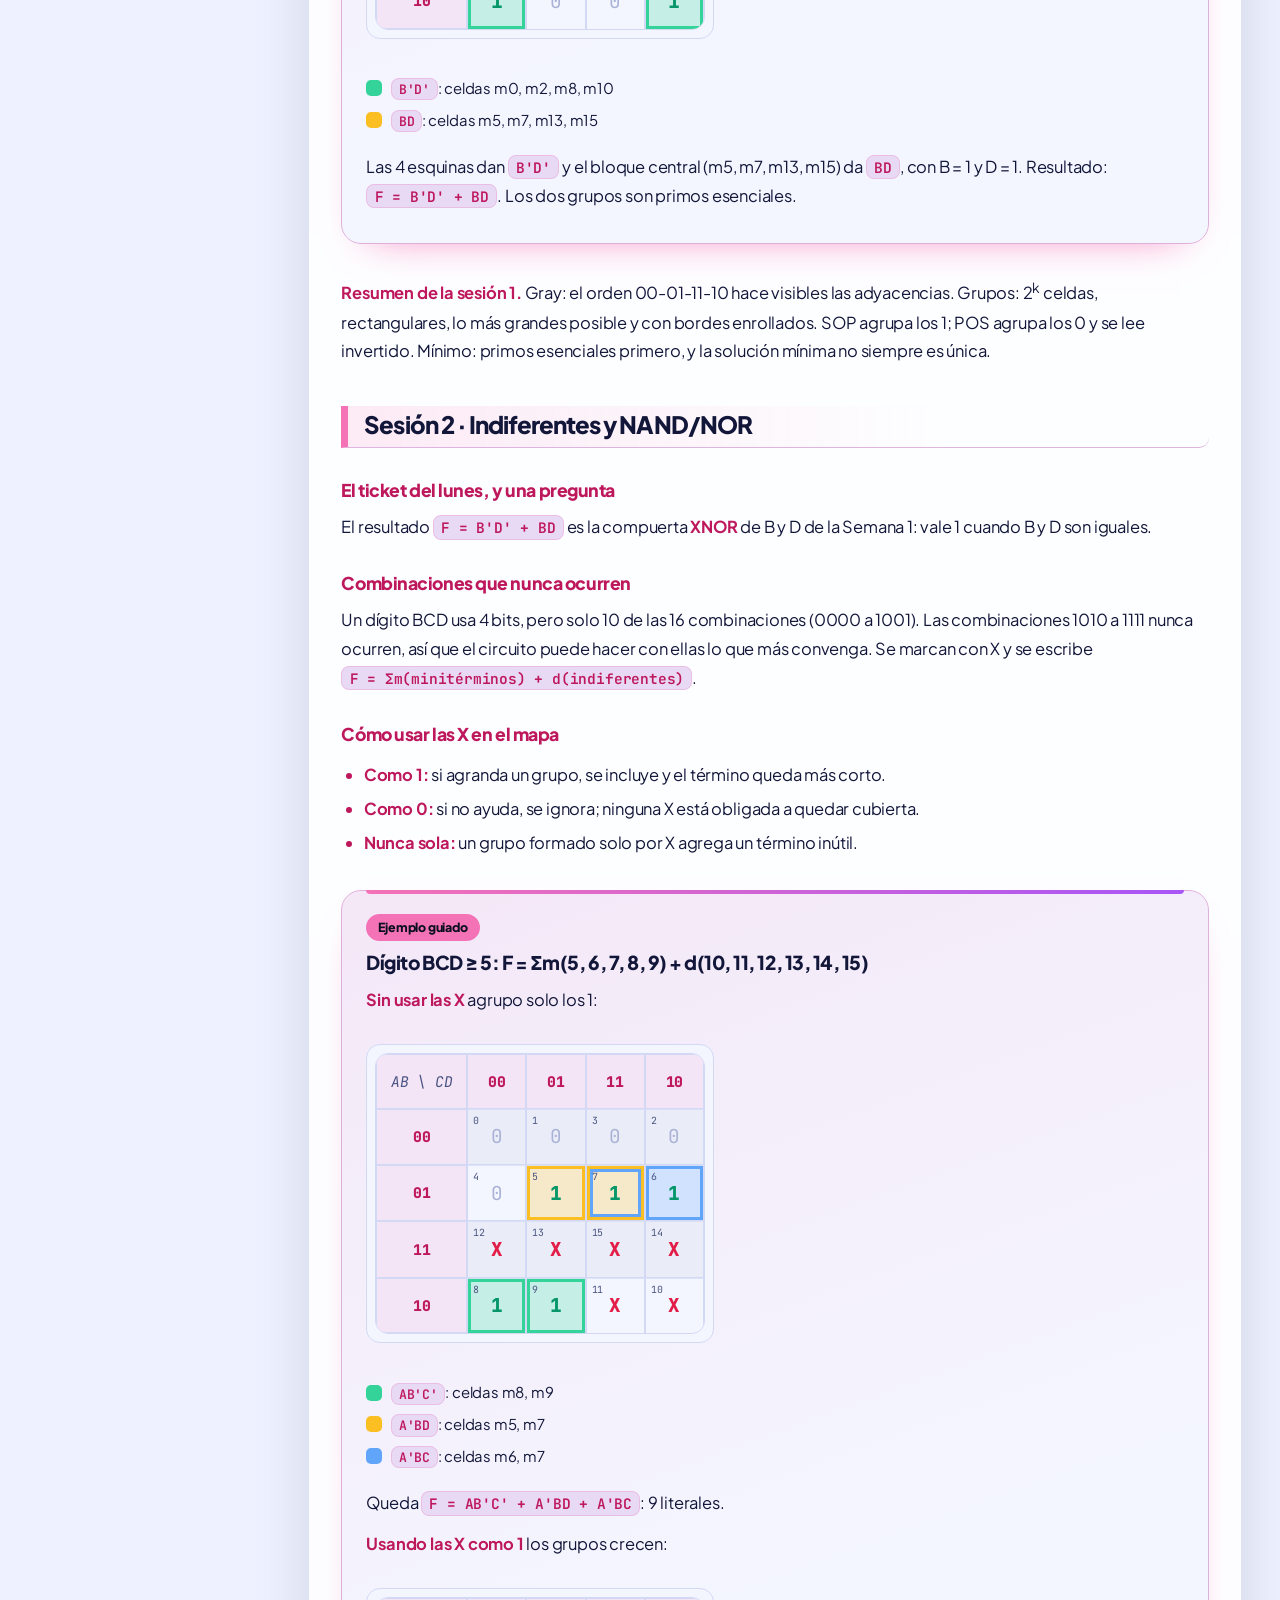
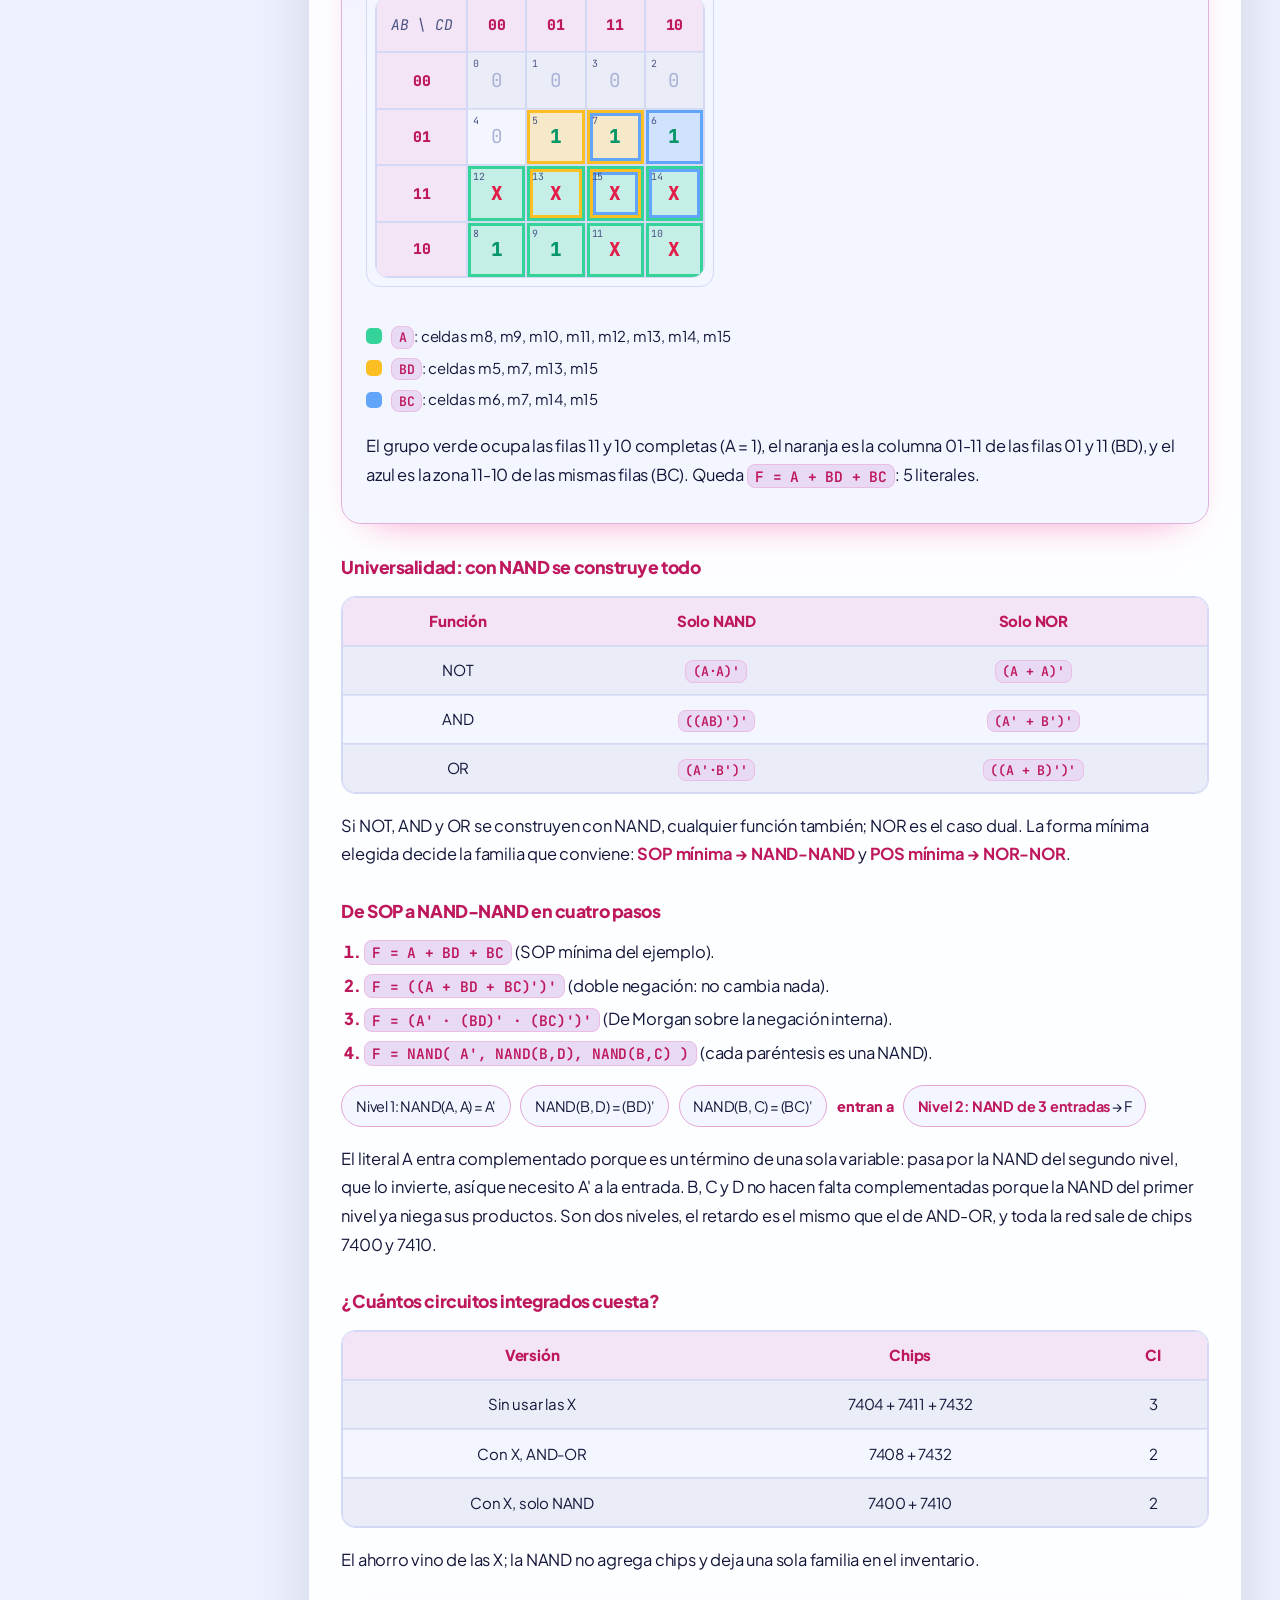
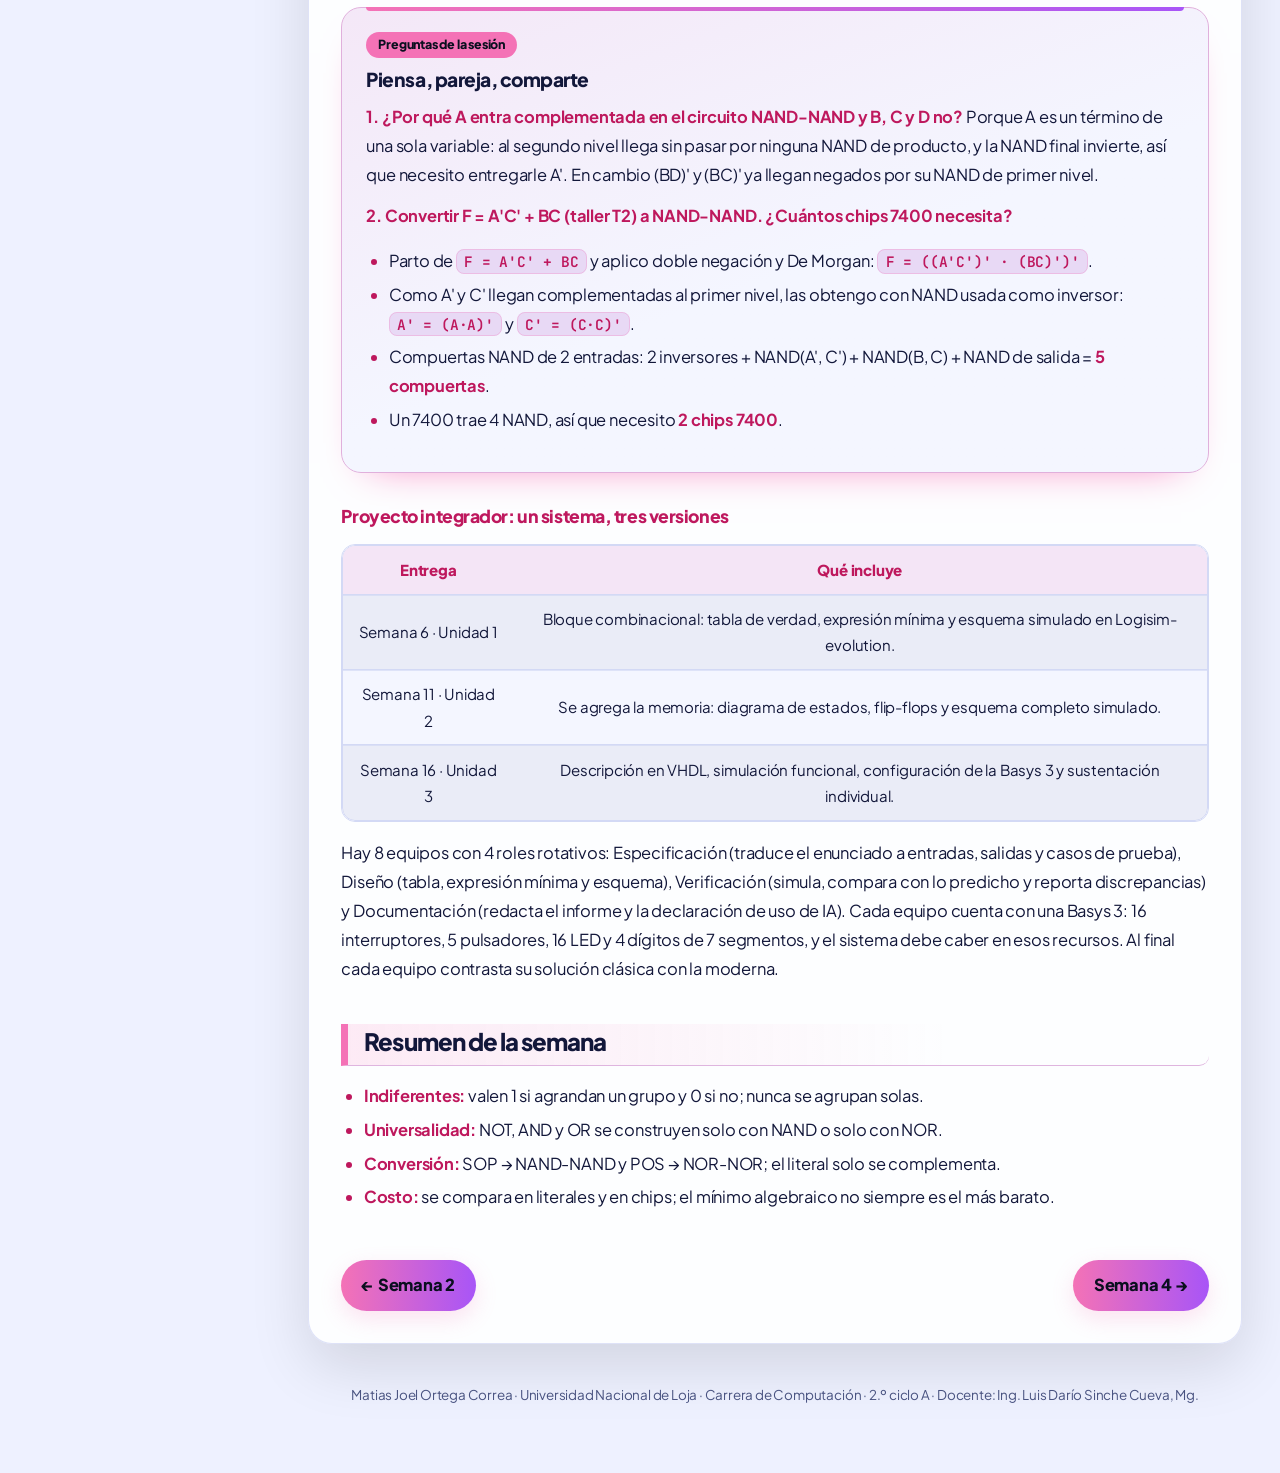
<file: semana-3.html>
<!DOCTYPE html>
<html lang="es">
<head>
<meta charset="utf-8">
<meta name="viewport" content="width=device-width, initial-scale=1">
<title>Semana 3 · Cuaderno de Diseño de Circuitos</title>
<meta name="description" content="Cuaderno de resumen de Diseño de Circuitos (UNL, Computación): Unidad 1, semanas 1 a 4, con ejercicios resueltos.">
<link rel="preconnect" href="https://fonts.googleapis.com">
<link rel="preconnect" href="https://fonts.gstatic.com" crossorigin>
<link href="https://fonts.googleapis.com/css2?family=JetBrains+Mono:wght@400;600;800&family=Plus+Jakarta+Sans:wght@400;500;700;800&family=Unbounded:wght@600;800&display=swap" rel="stylesheet">
<link rel="stylesheet" href="assets/style.css">
</head>
<body class="w3">
<div class="layout">
<aside class="side">
<a class="brand" href="index.html">Cuaderno de Diseño de Circuitos</a>
<p class="who">Matias Joel Ortega Correa<br>Computación · UNL</p>
<nav aria-label="Semanas"><a href="index.html">Inicio<small>Portada e índice</small></a><a href="semana-1.html">Semana 1<small>Números, códigos y compuertas</small></a><a href="semana-2.html">Semana 2<small>Álgebra de Boole y formas canónicas</small></a><a href="semana-3.html" aria-current="page">Semana 3<small>Karnaugh, indiferentes y NAND/NOR</small></a><a href="semana-4.html">Semana 4<small>Circuitos aritméticos</small></a><a href="index.html#declaracion-ia">Declaración de IA<small>Créditos y transparencia</small></a></nav>
</aside>
<div class="main">
<main class="sheet">
<header class="banner"><span class="num" aria-hidden="true">03</span><h1>Semana 3 · Mapas de Karnaugh, indiferentes y NAND/NOR</h1>
<p class="meta">Unidad 1 · Sesión 1 (lunes): mapas de Karnaugh · Sesión 2 (miércoles): condiciones indiferentes, universalidad NAND/NOR y lanzamiento del proyecto integrador.</p>
<p class="lead">El álgebra no garantiza el mínimo. Los mapas de Karnaugh sí hacen visibles las adyacencias y permiten justificar cada agrupación.</p></header><div class="content">

<h2>Sesión 1 · Mapas de Karnaugh</h2>
<div class="ej"><p class="src">Recuperación · por parejas</p><h3>Reto de 4 minutos: simplificar F(A,B,C) = Σm(0, 2, 4, 5, 6)</h3>
<p><strong>Con álgebra de la Semana 2.</strong> Escribo los cinco minitérminos y agrupo los que comparten C = 0:</p>
<p><code class="e">F = A'B'C' + A'BC' + AB'C' + ABC' + AB'C</code></p>
<p>Los cuatro primeros suman <code class="e">C'(A'B' + A'B + AB' + AB) = C'</code>. Me queda <code class="e">F = C' + AB'C</code>, y por absorción del complemento (X + X'Y = X + Y con X = C' y Y = AB') llego a <code class="e">F = C' + AB'</code>.</p>
<p>La pregunta del reto era <em>¿cómo sé que es la mínima?</em> Con álgebra no puedo asegurarlo; con el mapa sí, como se ve más abajo.</p></div>
<h3>La clave: el teorema de adyacencia</h3>
<p><code class="e">X·Y + X·Y' = X</code>. Si dos minitérminos difieren en una sola variable, esa variable desaparece. Por ejemplo m4 = AB'C' y m5 = AB'C difieren solo en C, así que se unen en <code>AB'</code>.</p>
<h3>¿Por qué el orden 00, 01, 11, 10?</h3>
<p>En binario natural, de 01 a 10 cambian dos bits; en código Gray cada vecino cambia un solo bit, y la última celda es vecina de la primera. Por eso las celdas contiguas del mapa son vecinas lógicas.</p>
<h3>Mapa de 3 variables</h3>
<p>Las filas son la variable A, las columnas son BC en código Gray, y cada celda es un minitérmino. Atención: m3 va antes que m2.</p>
<div class="wide"><table class="kmap"><tr><th class="c">A \ BC</th><th>00</th><th>01</th><th>11</th><th>10</th></tr><tr><th>0</th><td class="v0"><span class="i">0</span>0</td><td class="v0"><span class="i">1</span>0</td><td class="v0"><span class="i">3</span>0</td><td class="v0"><span class="i">2</span>0</td></tr><tr><th>1</th><td class="v0"><span class="i">4</span>0</td><td class="v0"><span class="i">5</span>0</td><td class="v0"><span class="i">7</span>0</td><td class="v0"><span class="i">6</span>0</td></tr></table></div><p class="meta">Numeración de las celdas del mapa de 3 variables (aquí todo en 0 para ver los índices).</p>
<h3>Reglas para agrupar</h3>
<ol>
<li><strong>Tamaño 2<sup>k</sup>:</strong> 1, 2, 4, 8 o 16 celdas; un grupo de 2<sup>k</sup> elimina k variables.</li>
<li><strong>Rectangular:</strong> sin formas en L ni diagonales.</li>
<li><strong>Lo más grande posible:</strong> grupos grandes dan términos más cortos.</li>
<li><strong>El mapa se enrolla:</strong> los bordes opuestos y las esquinas son vecinos.</li>
</ol>
<p>Para leer un grupo conservo solo las variables que no cambian: si valen 1 aparecen como A, si valen 0 aparecen como A', y si cambian desaparecen.</p>
<h3>El reto inicial, resuelto en el mapa</h3>
<div class="wide"><table class="kmap"><tr><th class="c">A \ BC</th><th>00</th><th>01</th><th>11</th><th>10</th></tr><tr><th>0</th><td class="v1" style="box-shadow:inset 0 0 0 3px #34D399; background:color-mix(in srgb, #34D399 24%, transparent)"><span class="i">0</span>1</td><td class="v0"><span class="i">1</span>0</td><td class="v0"><span class="i">3</span>0</td><td class="v1" style="box-shadow:inset 0 0 0 3px #34D399; background:color-mix(in srgb, #34D399 24%, transparent)"><span class="i">2</span>1</td></tr><tr><th>1</th><td class="v1" style="box-shadow:inset 0 0 0 3px #34D399, inset 0 0 0 6px #FBBF24; background:color-mix(in srgb, #34D399 24%, transparent)"><span class="i">4</span>1</td><td class="v1" style="box-shadow:inset 0 0 0 3px #FBBF24; background:color-mix(in srgb, #FBBF24 24%, transparent)"><span class="i">5</span>1</td><td class="v0"><span class="i">7</span>0</td><td class="v1" style="box-shadow:inset 0 0 0 3px #34D399; background:color-mix(in srgb, #34D399 24%, transparent)"><span class="i">6</span>1</td></tr></table></div><ul class="leg"><li><i style="background:#34D399"></i><code class="e">C'</code>: celdas m0, m2, m4, m6</li><li><i style="background:#FBBF24"></i><code class="e">AB'</code>: celdas m4, m5</li></ul>
<p>El grupo verde (m0, m2, m4, m6) usa los bordes enrollados: A y B cambian y C = 0 en todo el grupo, así que da <code class="e">C'</code>. El grupo naranja (m4, m5): A = 1, B = 0 y C cambia, así que da <code class="e">AB'</code>. Resultado: <strong><code class="e">F = C' + AB'</code></strong>. Coincide con el álgebra y además ahora sé que es mínima: no hay grupos más grandes.</p>

<h3>Mapa de 4 variables</h3>
<p>Filas AB y columnas CD, ambas en código Gray. El patrón para memorizar es 0 1 3 2 / 4 5 7 6 / 12 13 15 14 / 8 9 11 10.</p>
<div class="wide"><table class="kmap"><tr><th class="c">AB \ CD</th><th>00</th><th>01</th><th>11</th><th>10</th></tr><tr><th>00</th><td class="v0"><span class="i">0</span>0</td><td class="v0"><span class="i">1</span>0</td><td class="v0"><span class="i">3</span>0</td><td class="v0"><span class="i">2</span>0</td></tr><tr><th>01</th><td class="v0"><span class="i">4</span>0</td><td class="v0"><span class="i">5</span>0</td><td class="v0"><span class="i">7</span>0</td><td class="v0"><span class="i">6</span>0</td></tr><tr><th>11</th><td class="v0"><span class="i">12</span>0</td><td class="v0"><span class="i">13</span>0</td><td class="v0"><span class="i">15</span>0</td><td class="v0"><span class="i">14</span>0</td></tr><tr><th>10</th><td class="v0"><span class="i">8</span>0</td><td class="v0"><span class="i">9</span>0</td><td class="v0"><span class="i">11</span>0</td><td class="v0"><span class="i">10</span>0</td></tr></table></div><p class="meta">Numeración de las celdas del mapa de 4 variables.</p>
<h3>Bordes y esquinas también son vecinos</h3>
<p>Imagino el mapa enrollado como un toroide: el borde superior toca al inferior y el izquierdo al derecho. Las 4 esquinas (m0, m2, m8, m10) forman un grupo con B = 0 y D = 0 en todas, o sea <code class="e">B'D'</code>.</p>
<div class="wide"><table class="kmap"><tr><th class="c">AB \ CD</th><th>00</th><th>01</th><th>11</th><th>10</th></tr><tr><th>00</th><td class="v1" style="box-shadow:inset 0 0 0 3px #34D399; background:color-mix(in srgb, #34D399 24%, transparent)"><span class="i">0</span>1</td><td class="v0"><span class="i">1</span>0</td><td class="v0"><span class="i">3</span>0</td><td class="v1" style="box-shadow:inset 0 0 0 3px #34D399; background:color-mix(in srgb, #34D399 24%, transparent)"><span class="i">2</span>1</td></tr><tr><th>01</th><td class="v0"><span class="i">4</span>0</td><td class="v0"><span class="i">5</span>0</td><td class="v0"><span class="i">7</span>0</td><td class="v0"><span class="i">6</span>0</td></tr><tr><th>11</th><td class="v0"><span class="i">12</span>0</td><td class="v0"><span class="i">13</span>0</td><td class="v0"><span class="i">15</span>0</td><td class="v0"><span class="i">14</span>0</td></tr><tr><th>10</th><td class="v1" style="box-shadow:inset 0 0 0 3px #34D399; background:color-mix(in srgb, #34D399 24%, transparent)"><span class="i">8</span>1</td><td class="v0"><span class="i">9</span>0</td><td class="v0"><span class="i">11</span>0</td><td class="v1" style="box-shadow:inset 0 0 0 3px #34D399; background:color-mix(in srgb, #34D399 24%, transparent)"><span class="i">10</span>1</td></tr></table></div><ul class="leg"><li><i style="background:#34D399"></i><code class="e">B'D'</code>: celdas m0, m2, m8, m10</li></ul>
<h3>Implicantes primos y esenciales</h3>
<ul>
<li><strong>Implicante:</strong> cualquier grupo válido de 1 (o X), o sea un término producto que solo vale 1 donde F vale 1.</li>
<li><strong>Implicante primo:</strong> un grupo que ya no se puede agrandar más.</li>
<li><strong>Primo esencial:</strong> el único primo que cubre algún 1; debe estar en la solución.</li>
</ul>
<p>La solución mínima son los primos esenciales más los primos mínimos necesarios para cubrir el resto.</p>
<h3>Procedimiento para la SOP mínima</h3>
<ol>
<li>Colocar los 1, 0 y X en sus celdas.</li>
<li>Agrupar los grupos más grandes.</li>
<li>Elegir los primos esenciales.</li>
<li>Cubrir los 1 restantes con pocos grupos.</li>
<li>Leer un término por grupo.</li>
</ol>
<div class="ej"><p class="src">SOP y POS de la misma función</p><h3>Ejemplo guiado: F = Σm(0, 1, 2, 5, 8, 9, 10)</h3>
<p><strong>SOP (agrupo los 1).</strong></p>
<div class="wide"><table class="kmap"><tr><th class="c">AB \ CD</th><th>00</th><th>01</th><th>11</th><th>10</th></tr><tr><th>00</th><td class="v1" style="box-shadow:inset 0 0 0 3px #34D399, inset 0 0 0 6px #FBBF24; background:color-mix(in srgb, #34D399 24%, transparent)"><span class="i">0</span>1</td><td class="v1" style="box-shadow:inset 0 0 0 3px #34D399, inset 0 0 0 6px #60A5FA; background:color-mix(in srgb, #34D399 24%, transparent)"><span class="i">1</span>1</td><td class="v0"><span class="i">3</span>0</td><td class="v1" style="box-shadow:inset 0 0 0 3px #FBBF24; background:color-mix(in srgb, #FBBF24 24%, transparent)"><span class="i">2</span>1</td></tr><tr><th>01</th><td class="v0"><span class="i">4</span>0</td><td class="v1" style="box-shadow:inset 0 0 0 3px #60A5FA; background:color-mix(in srgb, #60A5FA 24%, transparent)"><span class="i">5</span>1</td><td class="v0"><span class="i">7</span>0</td><td class="v0"><span class="i">6</span>0</td></tr><tr><th>11</th><td class="v0"><span class="i">12</span>0</td><td class="v0"><span class="i">13</span>0</td><td class="v0"><span class="i">15</span>0</td><td class="v0"><span class="i">14</span>0</td></tr><tr><th>10</th><td class="v1" style="box-shadow:inset 0 0 0 3px #34D399, inset 0 0 0 6px #FBBF24; background:color-mix(in srgb, #34D399 24%, transparent)"><span class="i">8</span>1</td><td class="v1" style="box-shadow:inset 0 0 0 3px #34D399; background:color-mix(in srgb, #34D399 24%, transparent)"><span class="i">9</span>1</td><td class="v0"><span class="i">11</span>0</td><td class="v1" style="box-shadow:inset 0 0 0 3px #FBBF24; background:color-mix(in srgb, #FBBF24 24%, transparent)"><span class="i">10</span>1</td></tr></table></div><ul class="leg"><li><i style="background:#34D399"></i><code class="e">B'C'</code>: celdas m0, m1, m8, m9</li><li><i style="background:#FBBF24"></i><code class="e">B'D'</code>: celdas m0, m2, m8, m10</li><li><i style="background:#60A5FA"></i><code class="e">A'C'D</code>: celdas m1, m5</li></ul>
<p>B'C' cubre m0, m1, m8 y m9 (usa los bordes superior e inferior). B'D' son las 4 esquinas (m0, m2, m8, m10). A'C'D cubre m1 y m5. Resultado: <strong><code class="e">F = B'C' + B'D' + A'C'D</code></strong>, 3 términos y 7 literales.</p>
<p><strong>POS (agrupo los 0 y leo invertido: 0 → A, 1 → A').</strong></p>
<div class="wide"><table class="kmap"><tr><th class="c">AB \ CD</th><th>00</th><th>01</th><th>11</th><th>10</th></tr><tr><th>00</th><td class="v1"><span class="i">0</span>1</td><td class="v1"><span class="i">1</span>1</td><td class="v0" style="box-shadow:inset 0 0 0 3px #FBBF24; background:color-mix(in srgb, #FBBF24 24%, transparent)"><span class="i">3</span>0</td><td class="v1"><span class="i">2</span>1</td></tr><tr><th>01</th><td class="v0" style="box-shadow:inset 0 0 0 3px #60A5FA; background:color-mix(in srgb, #60A5FA 24%, transparent)"><span class="i">4</span>0</td><td class="v1"><span class="i">5</span>1</td><td class="v0" style="box-shadow:inset 0 0 0 3px #FBBF24; background:color-mix(in srgb, #FBBF24 24%, transparent)"><span class="i">7</span>0</td><td class="v0" style="box-shadow:inset 0 0 0 3px #60A5FA; background:color-mix(in srgb, #60A5FA 24%, transparent)"><span class="i">6</span>0</td></tr><tr><th>11</th><td class="v0" style="box-shadow:inset 0 0 0 3px #34D399, inset 0 0 0 6px #60A5FA; background:color-mix(in srgb, #34D399 24%, transparent)"><span class="i">12</span>0</td><td class="v0" style="box-shadow:inset 0 0 0 3px #34D399; background:color-mix(in srgb, #34D399 24%, transparent)"><span class="i">13</span>0</td><td class="v0" style="box-shadow:inset 0 0 0 3px #34D399, inset 0 0 0 6px #FBBF24; background:color-mix(in srgb, #34D399 24%, transparent)"><span class="i">15</span>0</td><td class="v0" style="box-shadow:inset 0 0 0 3px #34D399, inset 0 0 0 6px #60A5FA; background:color-mix(in srgb, #34D399 24%, transparent)"><span class="i">14</span>0</td></tr><tr><th>10</th><td class="v1"><span class="i">8</span>1</td><td class="v1"><span class="i">9</span>1</td><td class="v0" style="box-shadow:inset 0 0 0 3px #FBBF24; background:color-mix(in srgb, #FBBF24 24%, transparent)"><span class="i">11</span>0</td><td class="v1"><span class="i">10</span>1</td></tr></table></div><ul class="leg"><li><i style="background:#34D399"></i><code class="e">(A' + B')</code>: celdas m12, m13, m14, m15</li><li><i style="background:#FBBF24"></i><code class="e">(C' + D')</code>: celdas m3, m7, m11, m15</li><li><i style="background:#60A5FA"></i><code class="e">(B' + D)</code>: celdas m4, m6, m12, m14</li></ul>
<p>La fila AB = 11 da <code class="e">(A' + B')</code>, la columna CD = 11 da <code class="e">(C' + D')</code>, y los bordes izquierdo y derecho (B = 1, D = 0) dan <code class="e">(B' + D)</code>. Resultado: <strong><code class="e">F = (A'+B')(B'+D)(C'+D')</code></strong>, 6 literales.</p>
<p><strong>¿SOP o POS?</strong> Construyo ambas y elijo por costo: SOP tiene 7 literales y POS tiene 6, así que en literales conviene la POS.</p></div><h3>Taller dirigido por parejas (30 minutos)</h3><div class="ej"><p class="src">Mapa de 3 variables</p><h3>T1: F(A,B,C) = Σm(1, 3, 4, 6)</h3><div class="wide"><table class="kmap"><tr><th class="c">A \ BC</th><th>00</th><th>01</th><th>11</th><th>10</th></tr><tr><th>0</th><td class="v0"><span class="i">0</span>0</td><td class="v1" style="box-shadow:inset 0 0 0 3px #34D399; background:color-mix(in srgb, #34D399 24%, transparent)"><span class="i">1</span>1</td><td class="v1" style="box-shadow:inset 0 0 0 3px #34D399; background:color-mix(in srgb, #34D399 24%, transparent)"><span class="i">3</span>1</td><td class="v0"><span class="i">2</span>0</td></tr><tr><th>1</th><td class="v1" style="box-shadow:inset 0 0 0 3px #FBBF24; background:color-mix(in srgb, #FBBF24 24%, transparent)"><span class="i">4</span>1</td><td class="v0"><span class="i">5</span>0</td><td class="v0"><span class="i">7</span>0</td><td class="v1" style="box-shadow:inset 0 0 0 3px #FBBF24; background:color-mix(in srgb, #FBBF24 24%, transparent)"><span class="i">6</span>1</td></tr></table></div><ul class="leg"><li><i style="background:#34D399"></i><code class="e">A'C</code>: celdas m1, m3</li><li><i style="background:#FBBF24"></i><code class="e">AC'</code>: celdas m4, m6</li></ul>
<p>Los grupos son m1 y m3 (A = 0 y C = 1, B cambia) y m4 y m6 (A = 1 y C = 0, B cambia). No hay grupos más grandes. Resultado: <strong><code class="e">F = A'C + AC'</code></strong>, que es una XOR entre A y C.</p></div><div class="ej"><p class="src">¿Algún primo sobra?</p><h3>T2: F(A,B,C,D) = Σm(0, 1, 4, 5, 6, 7, 14, 15)</h3><div class="wide"><table class="kmap"><tr><th class="c">AB \ CD</th><th>00</th><th>01</th><th>11</th><th>10</th></tr><tr><th>00</th><td class="v1" style="box-shadow:inset 0 0 0 3px #34D399; background:color-mix(in srgb, #34D399 24%, transparent)"><span class="i">0</span>1</td><td class="v1" style="box-shadow:inset 0 0 0 3px #34D399; background:color-mix(in srgb, #34D399 24%, transparent)"><span class="i">1</span>1</td><td class="v0"><span class="i">3</span>0</td><td class="v0"><span class="i">2</span>0</td></tr><tr><th>01</th><td class="v1" style="box-shadow:inset 0 0 0 3px #34D399, inset 0 0 0 6px #60A5FA; background:color-mix(in srgb, #34D399 24%, transparent)"><span class="i">4</span>1</td><td class="v1" style="box-shadow:inset 0 0 0 3px #34D399, inset 0 0 0 6px #60A5FA; background:color-mix(in srgb, #34D399 24%, transparent)"><span class="i">5</span>1</td><td class="v1" style="box-shadow:inset 0 0 0 3px #FBBF24, inset 0 0 0 6px #60A5FA; background:color-mix(in srgb, #FBBF24 24%, transparent)"><span class="i">7</span>1</td><td class="v1" style="box-shadow:inset 0 0 0 3px #FBBF24, inset 0 0 0 6px #60A5FA; background:color-mix(in srgb, #FBBF24 24%, transparent)"><span class="i">6</span>1</td></tr><tr><th>11</th><td class="v0"><span class="i">12</span>0</td><td class="v0"><span class="i">13</span>0</td><td class="v1" style="box-shadow:inset 0 0 0 3px #FBBF24; background:color-mix(in srgb, #FBBF24 24%, transparent)"><span class="i">15</span>1</td><td class="v1" style="box-shadow:inset 0 0 0 3px #FBBF24; background:color-mix(in srgb, #FBBF24 24%, transparent)"><span class="i">14</span>1</td></tr><tr><th>10</th><td class="v0"><span class="i">8</span>0</td><td class="v0"><span class="i">9</span>0</td><td class="v0"><span class="i">11</span>0</td><td class="v0"><span class="i">10</span>0</td></tr></table></div><ul class="leg"><li><i style="background:#34D399"></i><code class="e">A'C'</code>: celdas m0, m1, m4, m5</li><li><i style="background:#FBBF24"></i><code class="e">BC</code>: celdas m6, m7, m14, m15</li><li><i style="background:#60A5FA"></i><code class="e">A'B</code>: celdas m4, m5, m6, m7</li></ul>
<p>Los implicantes primos son <code class="e">A'C'</code>, <code class="e">BC</code> y <code class="e">A'B</code>. Reviso cuáles son esenciales: m0 y m1 solo los cubre A'C', y m14 y m15 solo los cubre BC. Los cuatro minitérminos de la fila 01 (m4, m5, m6, m7) ya quedan cubiertos por esos dos. Entonces <strong>sobra A'B</strong>.</p>
<p>Resultado: <strong><code class="e">F = A'C' + BC</code></strong>, con 4 literales.</p></div><div class="ej"><p class="src">Atención a las esquinas</p><h3>T3: F(A,B,C,D) = Σm(0, 2, 5, 8, 10, 13)</h3><div class="wide"><table class="kmap"><tr><th class="c">AB \ CD</th><th>00</th><th>01</th><th>11</th><th>10</th></tr><tr><th>00</th><td class="v1" style="box-shadow:inset 0 0 0 3px #34D399; background:color-mix(in srgb, #34D399 24%, transparent)"><span class="i">0</span>1</td><td class="v0"><span class="i">1</span>0</td><td class="v0"><span class="i">3</span>0</td><td class="v1" style="box-shadow:inset 0 0 0 3px #34D399; background:color-mix(in srgb, #34D399 24%, transparent)"><span class="i">2</span>1</td></tr><tr><th>01</th><td class="v0"><span class="i">4</span>0</td><td class="v1" style="box-shadow:inset 0 0 0 3px #FBBF24; background:color-mix(in srgb, #FBBF24 24%, transparent)"><span class="i">5</span>1</td><td class="v0"><span class="i">7</span>0</td><td class="v0"><span class="i">6</span>0</td></tr><tr><th>11</th><td class="v0"><span class="i">12</span>0</td><td class="v1" style="box-shadow:inset 0 0 0 3px #FBBF24; background:color-mix(in srgb, #FBBF24 24%, transparent)"><span class="i">13</span>1</td><td class="v0"><span class="i">15</span>0</td><td class="v0"><span class="i">14</span>0</td></tr><tr><th>10</th><td class="v1" style="box-shadow:inset 0 0 0 3px #34D399; background:color-mix(in srgb, #34D399 24%, transparent)"><span class="i">8</span>1</td><td class="v0"><span class="i">9</span>0</td><td class="v0"><span class="i">11</span>0</td><td class="v1" style="box-shadow:inset 0 0 0 3px #34D399; background:color-mix(in srgb, #34D399 24%, transparent)"><span class="i">10</span>1</td></tr></table></div><ul class="leg"><li><i style="background:#34D399"></i><code class="e">B'D'</code>: celdas m0, m2, m8, m10</li><li><i style="background:#FBBF24"></i><code class="e">BC'D</code>: celdas m5, m13</li></ul>
<p>Las 4 esquinas (m0, m2, m8, m10) dan <code class="e">B'D'</code>. Los minitérminos m5 y m13 son vecinos verticales (A cambia; B = 1, C = 0, D = 1) y dan <code class="e">BC'D</code>. Resultado: <strong><code class="e">F = B'D' + BC'D</code></strong>, con 5 literales.</p></div><div class="ej"><p class="src">Diagnóstico de errores</p><h3>T4: ¿qué está mal en este mapa?</h3>
<p>Un estudiante entregó un mapa para F = Σm(0, 1, 4, 5, 6, 7, 14, 15) y obtuvo <code class="e">F = A'C' + BC + A'B + A'B'C'</code>. Encontré tres errores:</p>
<ol>
<li><strong>El mapa no está en código Gray.</strong> Sus columnas están en el orden 00, 01, 10, 11, que es binario natural. Debe ser 00, 01, 11, 10; si no, las celdas contiguas no son vecinas lógicas y las adyacencias se leen mal.</li>
<li><strong><code class="e">A'B'C'</code> no es un implicante primo.</strong> Es un grupo de 2 celdas (m0 y m1) que ya está dentro del grupo mayor <code class="e">A'C'</code> (m0, m1, m4, m5). Hay que agrandarlo.</li>
<li><strong><code class="e">A'B</code> sobra, y además está mal dibujado.</strong> Su grupo abarca 3 celdas (m4, m5, m6), que no es una potencia de 2, y aunque se corrigiera a las 4 celdas de la fila 01 esos 1 ya los cubren A'C' y BC.</li>
</ol>
<p><strong>Expresión correcta:</strong> <code class="e">F = A'C' + BC</code> (el mismo resultado de T2).</p></div><div class="ej"><p class="src">Individual · 5 minutos</p><h3>Ticket de salida: F(A,B,C,D) = Σm(0, 2, 5, 7, 8, 10, 13, 15)</h3><div class="wide"><table class="kmap"><tr><th class="c">AB \ CD</th><th>00</th><th>01</th><th>11</th><th>10</th></tr><tr><th>00</th><td class="v1" style="box-shadow:inset 0 0 0 3px #34D399; background:color-mix(in srgb, #34D399 24%, transparent)"><span class="i">0</span>1</td><td class="v0"><span class="i">1</span>0</td><td class="v0"><span class="i">3</span>0</td><td class="v1" style="box-shadow:inset 0 0 0 3px #34D399; background:color-mix(in srgb, #34D399 24%, transparent)"><span class="i">2</span>1</td></tr><tr><th>01</th><td class="v0"><span class="i">4</span>0</td><td class="v1" style="box-shadow:inset 0 0 0 3px #FBBF24; background:color-mix(in srgb, #FBBF24 24%, transparent)"><span class="i">5</span>1</td><td class="v1" style="box-shadow:inset 0 0 0 3px #FBBF24; background:color-mix(in srgb, #FBBF24 24%, transparent)"><span class="i">7</span>1</td><td class="v0"><span class="i">6</span>0</td></tr><tr><th>11</th><td class="v0"><span class="i">12</span>0</td><td class="v1" style="box-shadow:inset 0 0 0 3px #FBBF24; background:color-mix(in srgb, #FBBF24 24%, transparent)"><span class="i">13</span>1</td><td class="v1" style="box-shadow:inset 0 0 0 3px #FBBF24; background:color-mix(in srgb, #FBBF24 24%, transparent)"><span class="i">15</span>1</td><td class="v0"><span class="i">14</span>0</td></tr><tr><th>10</th><td class="v1" style="box-shadow:inset 0 0 0 3px #34D399; background:color-mix(in srgb, #34D399 24%, transparent)"><span class="i">8</span>1</td><td class="v0"><span class="i">9</span>0</td><td class="v0"><span class="i">11</span>0</td><td class="v1" style="box-shadow:inset 0 0 0 3px #34D399; background:color-mix(in srgb, #34D399 24%, transparent)"><span class="i">10</span>1</td></tr></table></div><ul class="leg"><li><i style="background:#34D399"></i><code class="e">B'D'</code>: celdas m0, m2, m8, m10</li><li><i style="background:#FBBF24"></i><code class="e">BD</code>: celdas m5, m7, m13, m15</li></ul>
<p>Las 4 esquinas dan <code class="e">B'D'</code> y el bloque central (m5, m7, m13, m15) da <code class="e">BD</code>, con B = 1 y D = 1. Resultado: <strong><code class="e">F = B'D' + BD</code></strong>. Los dos grupos son primos esenciales.</p></div>
<p><strong>Resumen de la sesión 1.</strong> Gray: el orden 00-01-11-10 hace visibles las adyacencias. Grupos: 2<sup>k</sup> celdas, rectangulares, lo más grandes posible y con bordes enrollados. SOP agrupa los 1; POS agrupa los 0 y se lee invertido. Mínimo: primos esenciales primero, y la solución mínima no siempre es única.</p>

<h2>Sesión 2 · Indiferentes y NAND/NOR</h2>
<h3>El ticket del lunes, y una pregunta</h3>
<p>El resultado <code class="e">F = B'D' + BD</code> es la compuerta <strong>XNOR</strong> de B y D de la Semana 1: vale 1 cuando B y D son iguales.</p>
<h3>Combinaciones que nunca ocurren</h3>
<p>Un dígito BCD usa 4 bits, pero solo 10 de las 16 combinaciones (0000 a 1001). Las combinaciones 1010 a 1111 nunca ocurren, así que el circuito puede hacer con ellas lo que más convenga. Se marcan con X y se escribe <code class="e">F = Σm(minitérminos) + d(indiferentes)</code>.</p>
<h3>Cómo usar las X en el mapa</h3>
<ul>
<li><strong>Como 1:</strong> si agranda un grupo, se incluye y el término queda más corto.</li>
<li><strong>Como 0:</strong> si no ayuda, se ignora; ninguna X está obligada a quedar cubierta.</li>
<li><strong>Nunca sola:</strong> un grupo formado solo por X agrega un término inútil.</li>
</ul>
<div class="ej"><p class="src">Ejemplo guiado</p><h3>Dígito BCD ≥ 5: F = Σm(5, 6, 7, 8, 9) + d(10, 11, 12, 13, 14, 15)</h3>
<p><strong>Sin usar las X</strong> agrupo solo los 1:</p>
<div class="wide"><table class="kmap"><tr><th class="c">AB \ CD</th><th>00</th><th>01</th><th>11</th><th>10</th></tr><tr><th>00</th><td class="v0"><span class="i">0</span>0</td><td class="v0"><span class="i">1</span>0</td><td class="v0"><span class="i">3</span>0</td><td class="v0"><span class="i">2</span>0</td></tr><tr><th>01</th><td class="v0"><span class="i">4</span>0</td><td class="v1" style="box-shadow:inset 0 0 0 3px #FBBF24; background:color-mix(in srgb, #FBBF24 24%, transparent)"><span class="i">5</span>1</td><td class="v1" style="box-shadow:inset 0 0 0 3px #FBBF24, inset 0 0 0 6px #60A5FA; background:color-mix(in srgb, #FBBF24 24%, transparent)"><span class="i">7</span>1</td><td class="v1" style="box-shadow:inset 0 0 0 3px #60A5FA; background:color-mix(in srgb, #60A5FA 24%, transparent)"><span class="i">6</span>1</td></tr><tr><th>11</th><td class="vX"><span class="i">12</span>X</td><td class="vX"><span class="i">13</span>X</td><td class="vX"><span class="i">15</span>X</td><td class="vX"><span class="i">14</span>X</td></tr><tr><th>10</th><td class="v1" style="box-shadow:inset 0 0 0 3px #34D399; background:color-mix(in srgb, #34D399 24%, transparent)"><span class="i">8</span>1</td><td class="v1" style="box-shadow:inset 0 0 0 3px #34D399; background:color-mix(in srgb, #34D399 24%, transparent)"><span class="i">9</span>1</td><td class="vX"><span class="i">11</span>X</td><td class="vX"><span class="i">10</span>X</td></tr></table></div><ul class="leg"><li><i style="background:#34D399"></i><code class="e">AB'C'</code>: celdas m8, m9</li><li><i style="background:#FBBF24"></i><code class="e">A'BD</code>: celdas m5, m7</li><li><i style="background:#60A5FA"></i><code class="e">A'BC</code>: celdas m6, m7</li></ul>
<p>Queda <code class="e">F = AB'C' + A'BD + A'BC</code>: 9 literales.</p>
<p><strong>Usando las X como 1</strong> los grupos crecen:</p>
<div class="wide"><table class="kmap"><tr><th class="c">AB \ CD</th><th>00</th><th>01</th><th>11</th><th>10</th></tr><tr><th>00</th><td class="v0"><span class="i">0</span>0</td><td class="v0"><span class="i">1</span>0</td><td class="v0"><span class="i">3</span>0</td><td class="v0"><span class="i">2</span>0</td></tr><tr><th>01</th><td class="v0"><span class="i">4</span>0</td><td class="v1" style="box-shadow:inset 0 0 0 3px #FBBF24; background:color-mix(in srgb, #FBBF24 24%, transparent)"><span class="i">5</span>1</td><td class="v1" style="box-shadow:inset 0 0 0 3px #FBBF24, inset 0 0 0 6px #60A5FA; background:color-mix(in srgb, #FBBF24 24%, transparent)"><span class="i">7</span>1</td><td class="v1" style="box-shadow:inset 0 0 0 3px #60A5FA; background:color-mix(in srgb, #60A5FA 24%, transparent)"><span class="i">6</span>1</td></tr><tr><th>11</th><td class="vX" style="box-shadow:inset 0 0 0 3px #34D399; background:color-mix(in srgb, #34D399 24%, transparent)"><span class="i">12</span>X</td><td class="vX" style="box-shadow:inset 0 0 0 3px #34D399, inset 0 0 0 6px #FBBF24; background:color-mix(in srgb, #34D399 24%, transparent)"><span class="i">13</span>X</td><td class="vX" style="box-shadow:inset 0 0 0 3px #34D399, inset 0 0 0 6px #FBBF24, inset 0 0 0 9px #60A5FA; background:color-mix(in srgb, #34D399 24%, transparent)"><span class="i">15</span>X</td><td class="vX" style="box-shadow:inset 0 0 0 3px #34D399, inset 0 0 0 6px #60A5FA; background:color-mix(in srgb, #34D399 24%, transparent)"><span class="i">14</span>X</td></tr><tr><th>10</th><td class="v1" style="box-shadow:inset 0 0 0 3px #34D399; background:color-mix(in srgb, #34D399 24%, transparent)"><span class="i">8</span>1</td><td class="v1" style="box-shadow:inset 0 0 0 3px #34D399; background:color-mix(in srgb, #34D399 24%, transparent)"><span class="i">9</span>1</td><td class="vX" style="box-shadow:inset 0 0 0 3px #34D399; background:color-mix(in srgb, #34D399 24%, transparent)"><span class="i">11</span>X</td><td class="vX" style="box-shadow:inset 0 0 0 3px #34D399; background:color-mix(in srgb, #34D399 24%, transparent)"><span class="i">10</span>X</td></tr></table></div><ul class="leg"><li><i style="background:#34D399"></i><code class="e">A</code>: celdas m8, m9, m10, m11, m12, m13, m14, m15</li><li><i style="background:#FBBF24"></i><code class="e">BD</code>: celdas m5, m7, m13, m15</li><li><i style="background:#60A5FA"></i><code class="e">BC</code>: celdas m6, m7, m14, m15</li></ul>
<p>El grupo verde ocupa las filas 11 y 10 completas (A = 1), el naranja es la columna 01-11 de las filas 01 y 11 (BD), y el azul es la zona 11-10 de las mismas filas (BC). Queda <strong><code class="e">F = A + BD + BC</code></strong>: 5 literales.</p></div>
<h3>Universalidad: con NAND se construye todo</h3>
<div class="wide"><table><tr><th>Función</th><th>Solo NAND</th><th>Solo NOR</th></tr>
<tr><td>NOT</td><td><code class="e">(A·A)'</code></td><td><code class="e">(A + A)'</code></td></tr>
<tr><td>AND</td><td><code class="e">((AB)')'</code></td><td><code class="e">(A' + B')'</code></td></tr>
<tr><td>OR</td><td><code class="e">(A'·B')'</code></td><td><code class="e">((A + B)')'</code></td></tr></table></div>
<p>Si NOT, AND y OR se construyen con NAND, cualquier función también; NOR es el caso dual. La forma mínima elegida decide la familia que conviene: <strong>SOP mínima → NAND-NAND</strong> y <strong>POS mínima → NOR-NOR</strong>.</p>
<h3>De SOP a NAND-NAND en cuatro pasos</h3>
<ol>
<li><code class="e">F = A + BD + BC</code> (SOP mínima del ejemplo).</li>
<li><code class="e">F = ((A + BD + BC)')'</code> (doble negación: no cambia nada).</li>
<li><code class="e">F = (A' · (BD)' · (BC)')'</code> (De Morgan sobre la negación interna).</li>
<li><code class="e">F = NAND( A', NAND(B,D), NAND(B,C) )</code> (cada paréntesis es una NAND).</li>
</ol>
<div class="flow" role="img" aria-label="Nivel 1: NAND(A,A), NAND(B,D), NAND(B,C). Nivel 2: NAND de tres entradas con salida F.">
<span>Nivel 1: NAND(A, A) = A'</span>
<span>NAND(B, D) = (BD)'</span>
<span>NAND(B, C) = (BC)'</span>
<b>entran a</b>
<span><strong>Nivel 2: NAND de 3 entradas</strong> → F</span>
</div>
<p>El literal A entra complementado porque es un término de una sola variable: pasa por la NAND del segundo nivel, que lo invierte, así que necesito A' a la entrada. B, C y D no hacen falta complementadas porque la NAND del primer nivel ya niega sus productos. Son dos niveles, el retardo es el mismo que el de AND-OR, y toda la red sale de chips 7400 y 7410.</p>
<h3>¿Cuántos circuitos integrados cuesta?</h3>
<div class="wide"><table><tr><th>Versión</th><th>Chips</th><th>CI</th></tr>
<tr><td>Sin usar las X</td><td>7404 + 7411 + 7432</td><td>3</td></tr>
<tr><td>Con X, AND-OR</td><td>7408 + 7432</td><td>2</td></tr>
<tr><td>Con X, solo NAND</td><td>7400 + 7410</td><td>2</td></tr></table></div>
<p>El ahorro vino de las X; la NAND no agrega chips y deja una sola familia en el inventario.</p>
<div class="ej"><p class="src">Preguntas de la sesión</p><h3>Piensa, pareja, comparte</h3>
<p><strong>1. ¿Por qué A entra complementada en el circuito NAND-NAND y B, C y D no?</strong> Porque A es un término de una sola variable: al segundo nivel llega sin pasar por ninguna NAND de producto, y la NAND final invierte, así que necesito entregarle A'. En cambio (BD)' y (BC)' ya llegan negados por su NAND de primer nivel.</p>
<p><strong>2. Convertir F = A'C' + BC (taller T2) a NAND-NAND. ¿Cuántos chips 7400 necesita?</strong></p>
<ul>
<li>Parto de <code class="e">F = A'C' + BC</code> y aplico doble negación y De Morgan: <code class="e">F = ((A'C')' · (BC)')'</code>.</li>
<li>Como A' y C' llegan complementadas al primer nivel, las obtengo con NAND usada como inversor: <code class="e">A' = (A·A)'</code> y <code class="e">C' = (C·C)'</code>.</li>
<li>Compuertas NAND de 2 entradas: 2 inversores + NAND(A', C') + NAND(B, C) + NAND de salida = <strong>5 compuertas</strong>.</li>
<li>Un 7400 trae 4 NAND, así que necesito <strong>2 chips 7400</strong>.</li>
</ul></div>
<h3>Proyecto integrador: un sistema, tres versiones</h3>
<div class="wide"><table><tr><th>Entrega</th><th>Qué incluye</th></tr>
<tr><td>Semana 6 · Unidad 1</td><td>Bloque combinacional: tabla de verdad, expresión mínima y esquema simulado en Logisim-evolution.</td></tr>
<tr><td>Semana 11 · Unidad 2</td><td>Se agrega la memoria: diagrama de estados, flip-flops y esquema completo simulado.</td></tr>
<tr><td>Semana 16 · Unidad 3</td><td>Descripción en VHDL, simulación funcional, configuración de la Basys 3 y sustentación individual.</td></tr></table></div>
<p>Hay 8 equipos con 4 roles rotativos: Especificación (traduce el enunciado a entradas, salidas y casos de prueba), Diseño (tabla, expresión mínima y esquema), Verificación (simula, compara con lo predicho y reporta discrepancias) y Documentación (redacta el informe y la declaración de uso de IA). Cada equipo cuenta con una Basys 3: 16 interruptores, 5 pulsadores, 16 LED y 4 dígitos de 7 segmentos, y el sistema debe caber en esos recursos. Al final cada equipo contrasta su solución clásica con la moderna.</p>
<h2>Resumen de la semana</h2>
<ul>
<li><strong>Indiferentes:</strong> valen 1 si agrandan un grupo y 0 si no; nunca se agrupan solas.</li>
<li><strong>Universalidad:</strong> NOT, AND y OR se construyen solo con NAND o solo con NOR.</li>
<li><strong>Conversión:</strong> SOP → NAND-NAND y POS → NOR-NOR; el literal solo se complementa.</li>
<li><strong>Costo:</strong> se compara en literales y en chips; el mínimo algebraico no siempre es el más barato.</li>
</ul>
<p></p>
<div class="pager"><a href="semana-2.html">← Semana 2</a><a href="semana-4.html">Semana 4 →</a></div></div>
</main>
<footer class="pie">Matias Joel Ortega Correa · Universidad Nacional de Loja · Carrera de Computación · 2.º ciclo A · Docente: Ing. Luis Darío Sinche Cueva, Mg.</footer>
</div>
</div>
<script src="assets/app.js"></script>
</body>
</html>
</file>
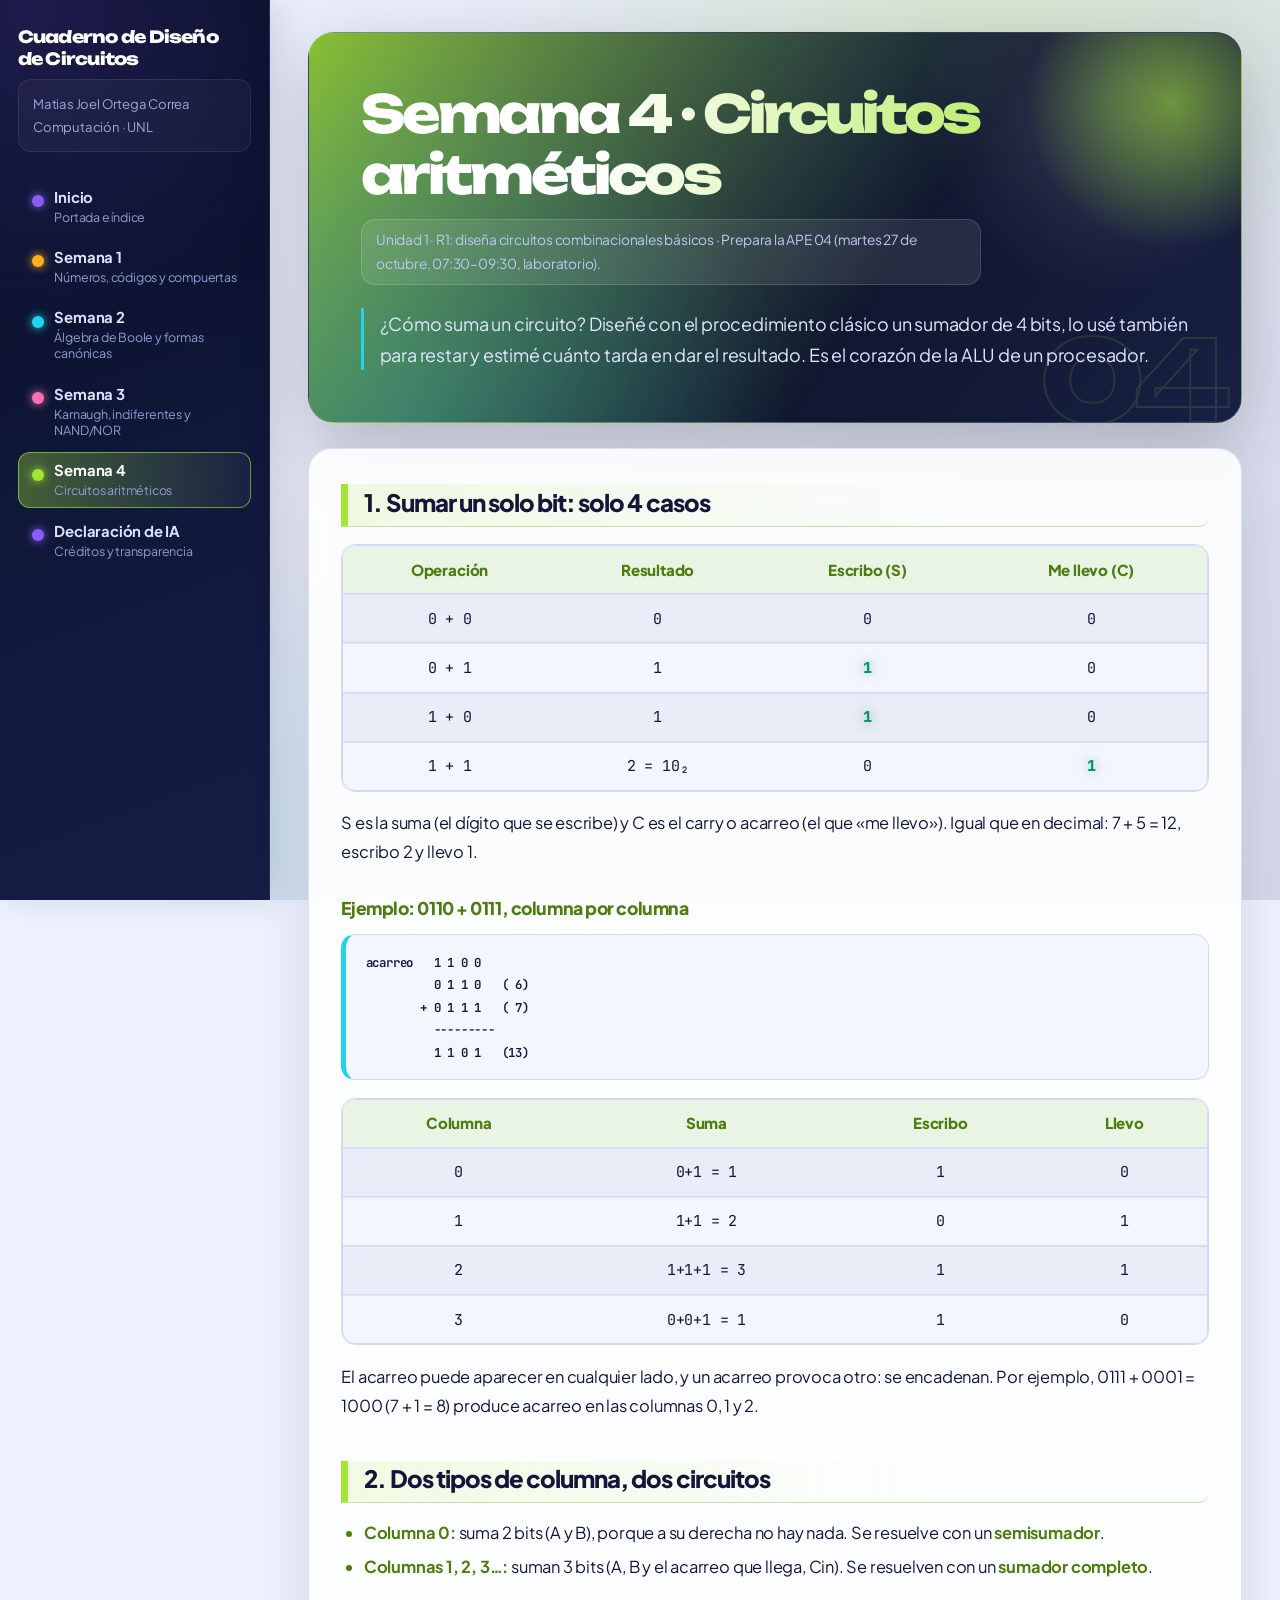
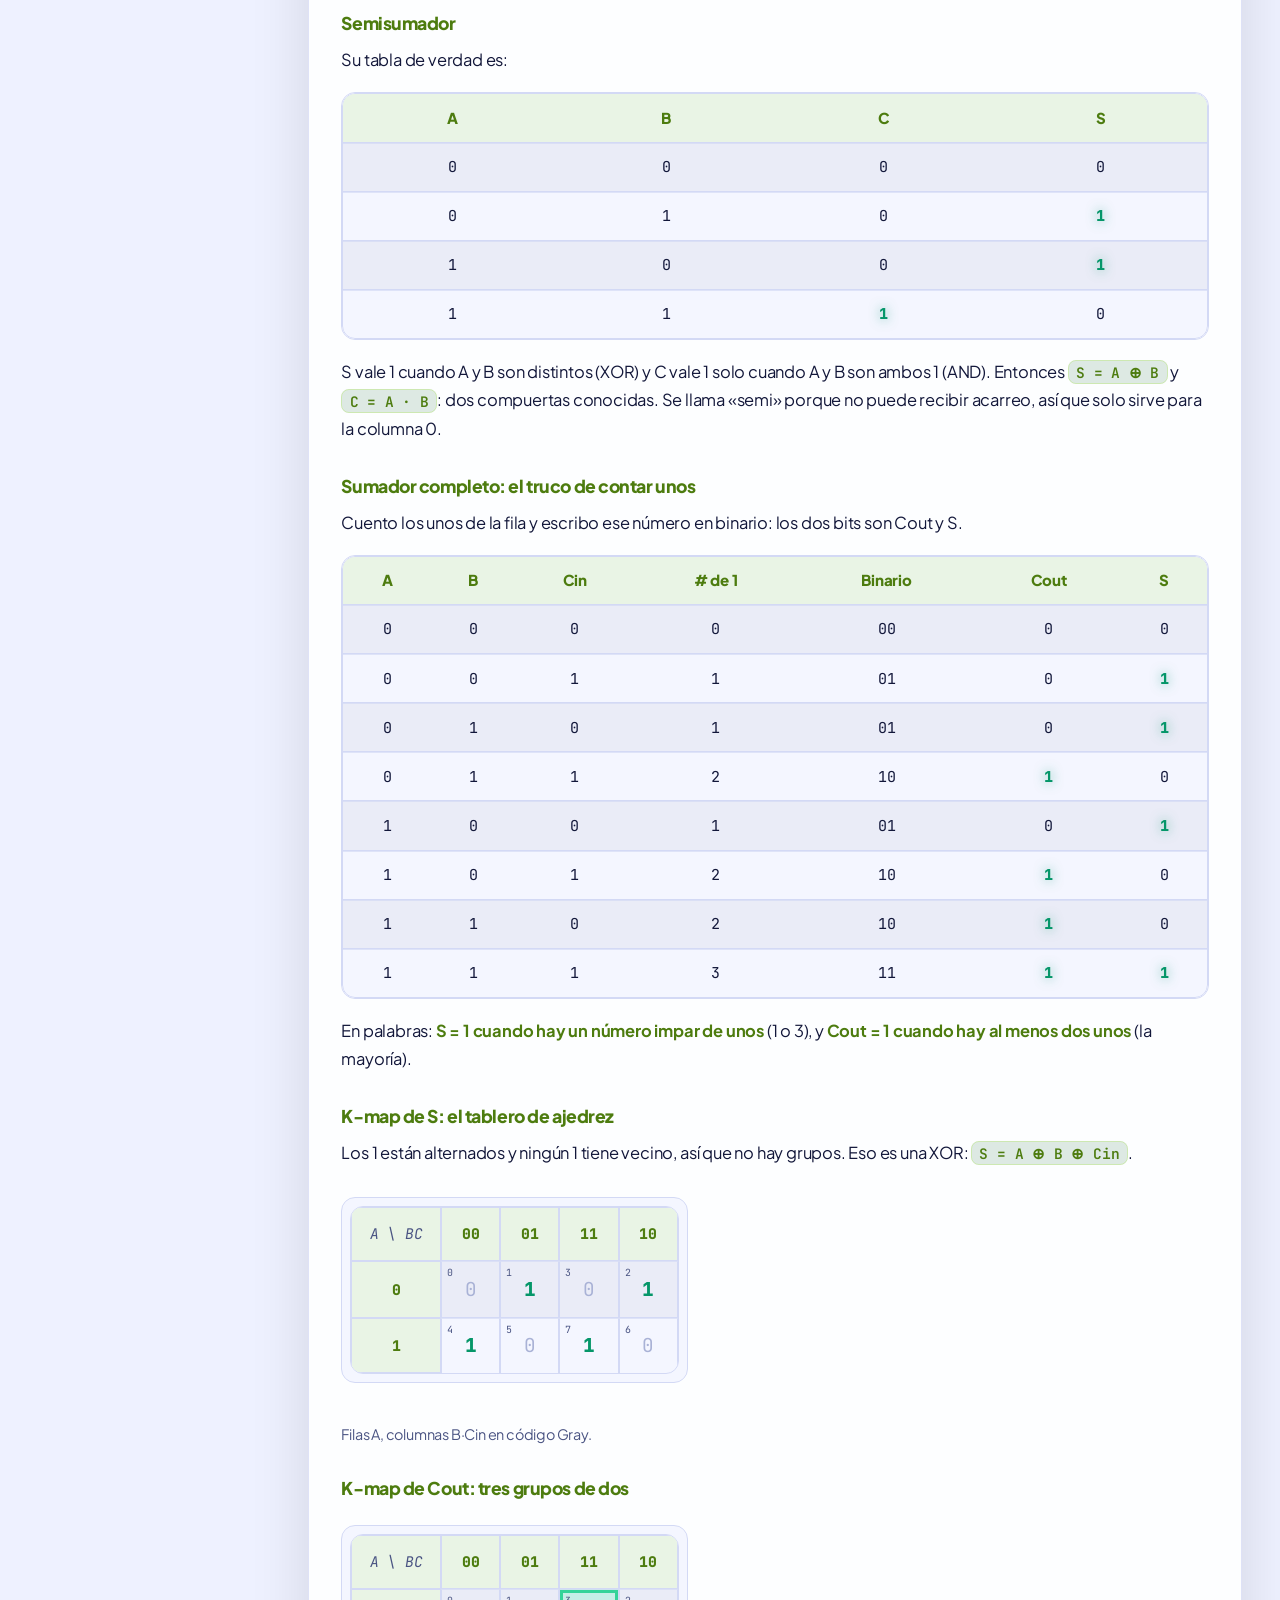
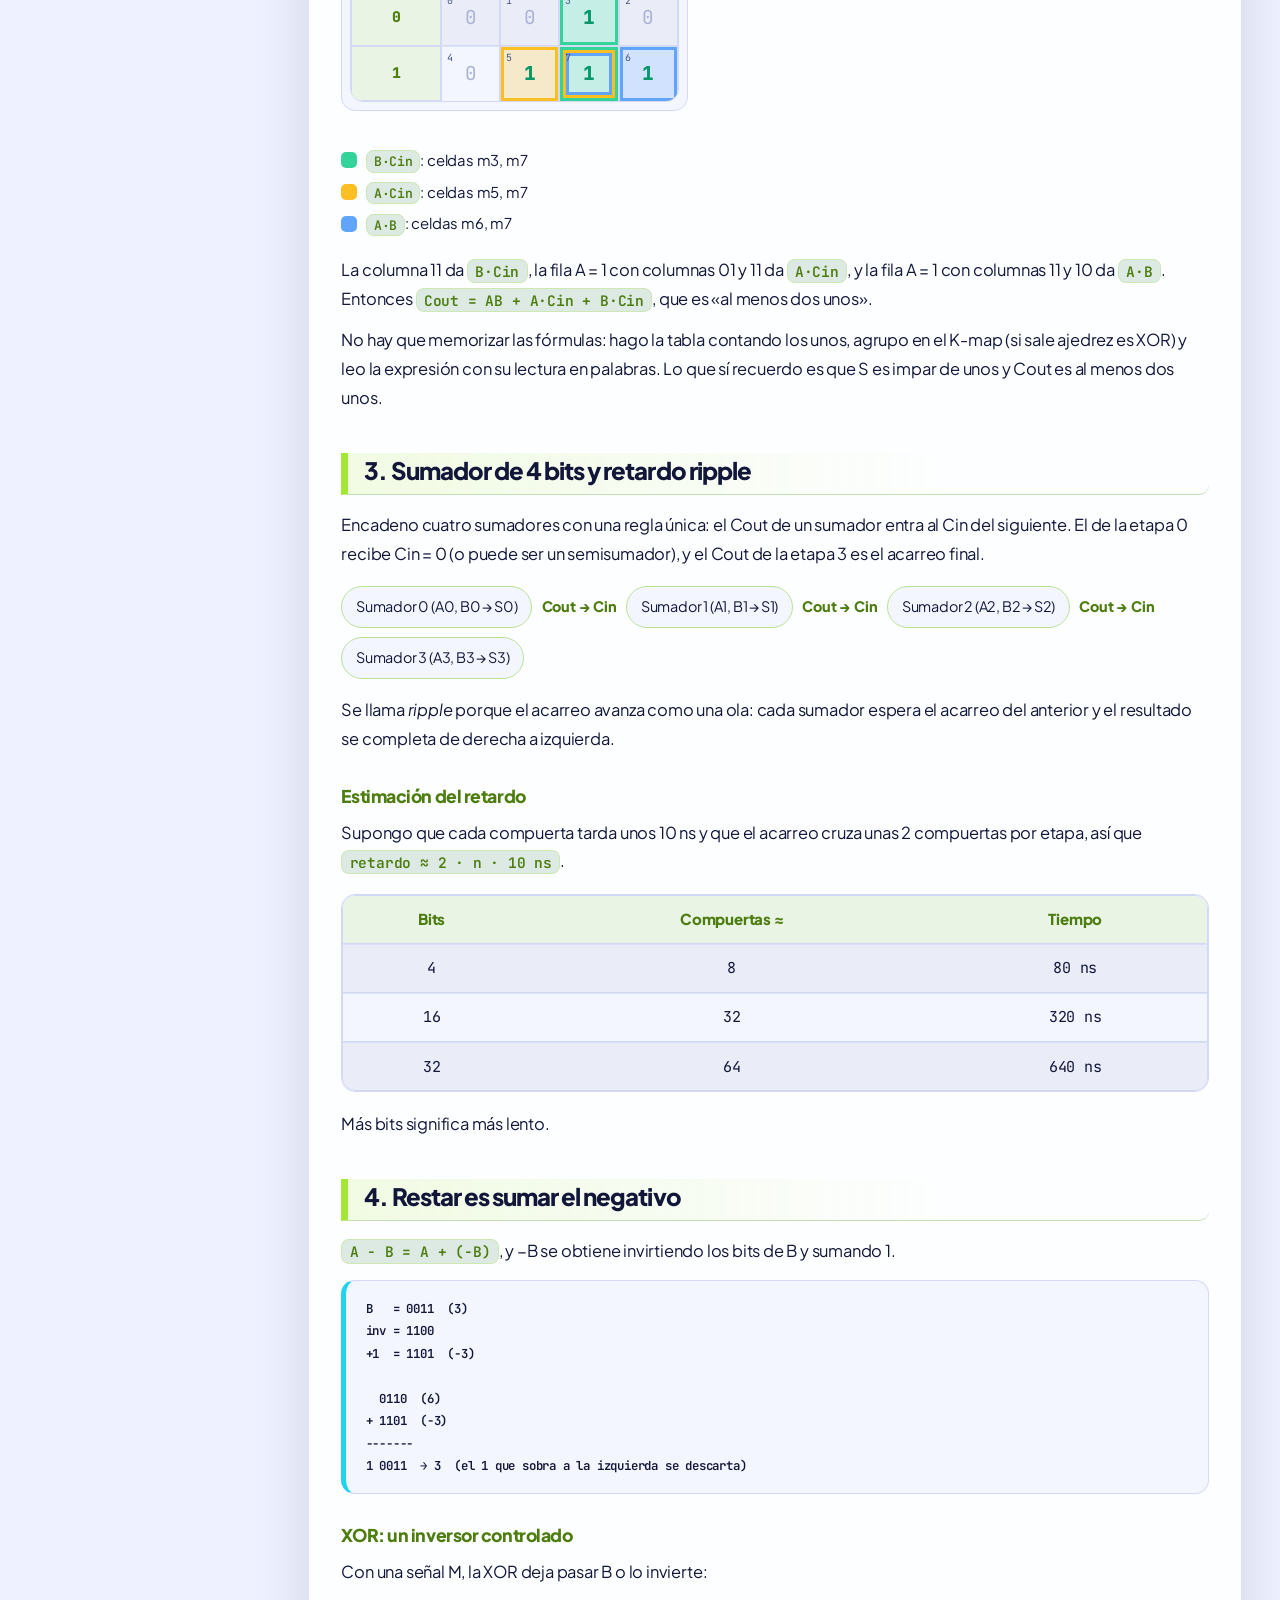
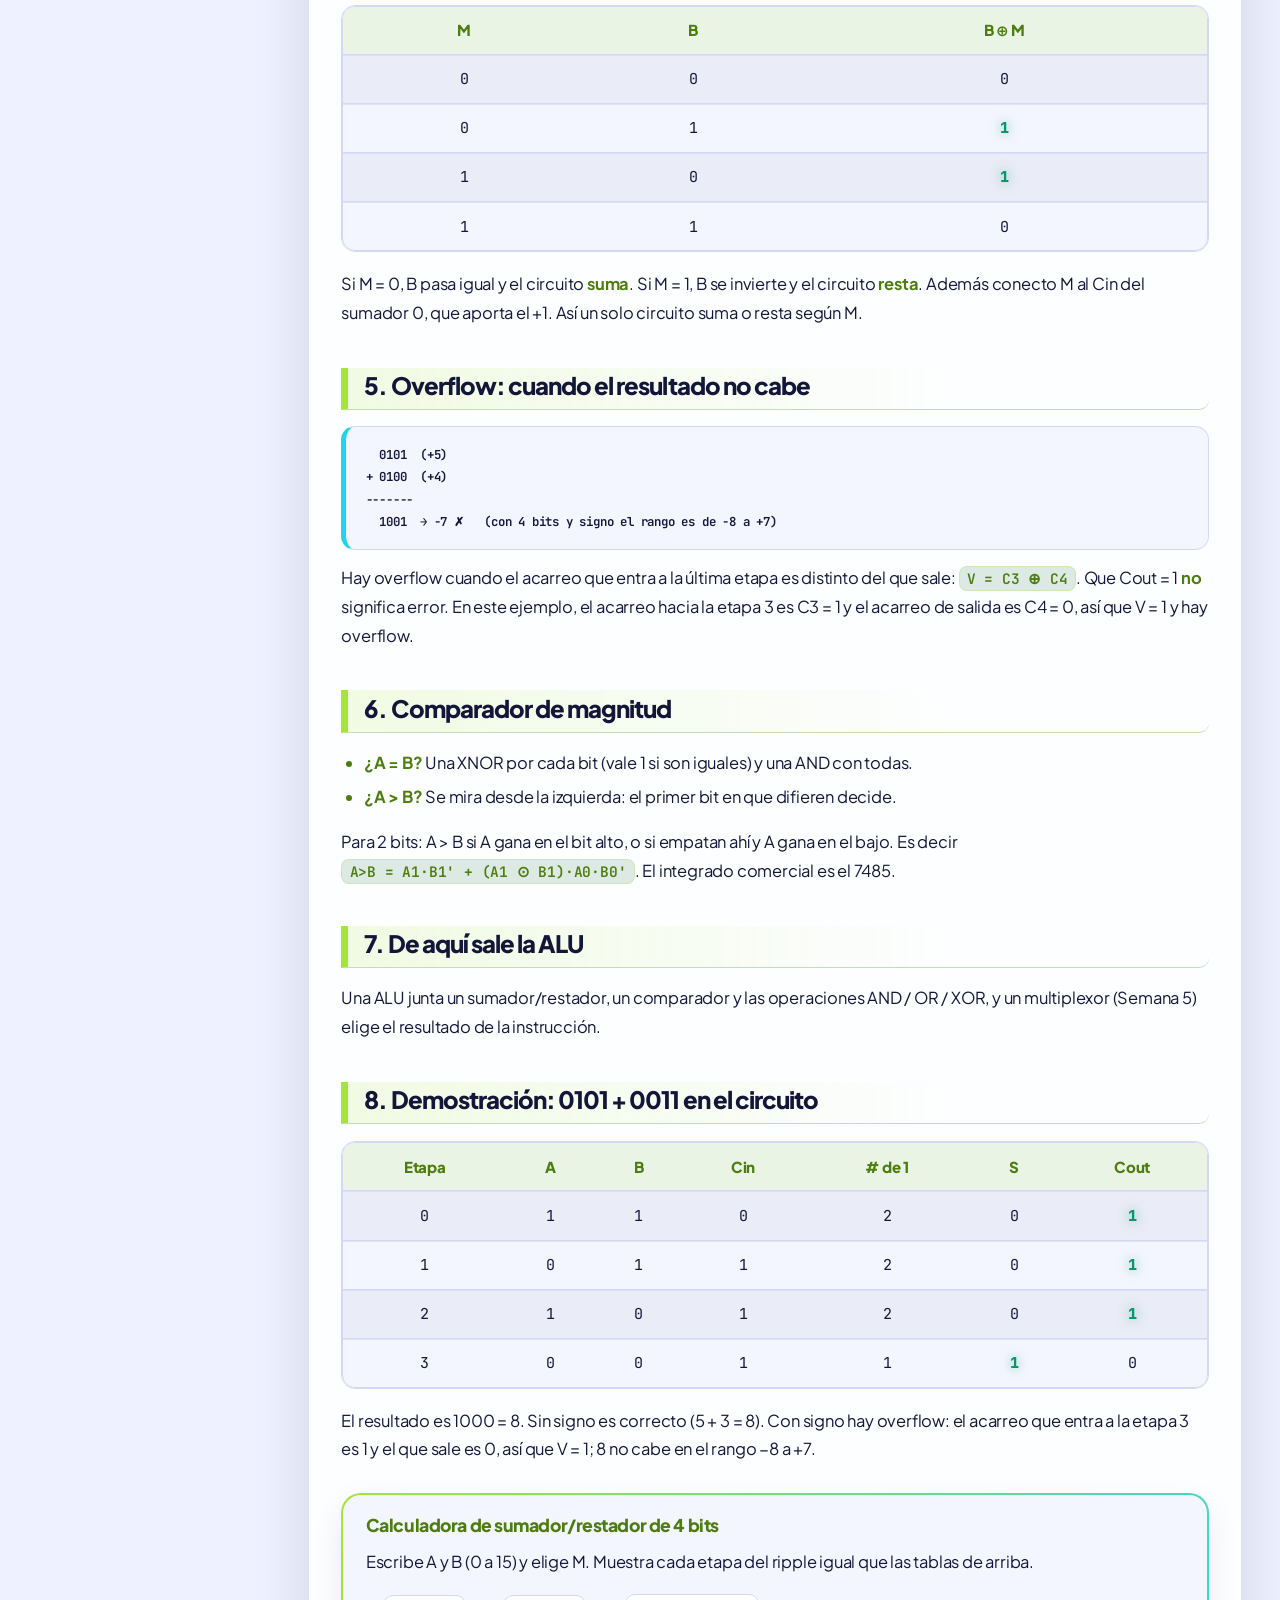
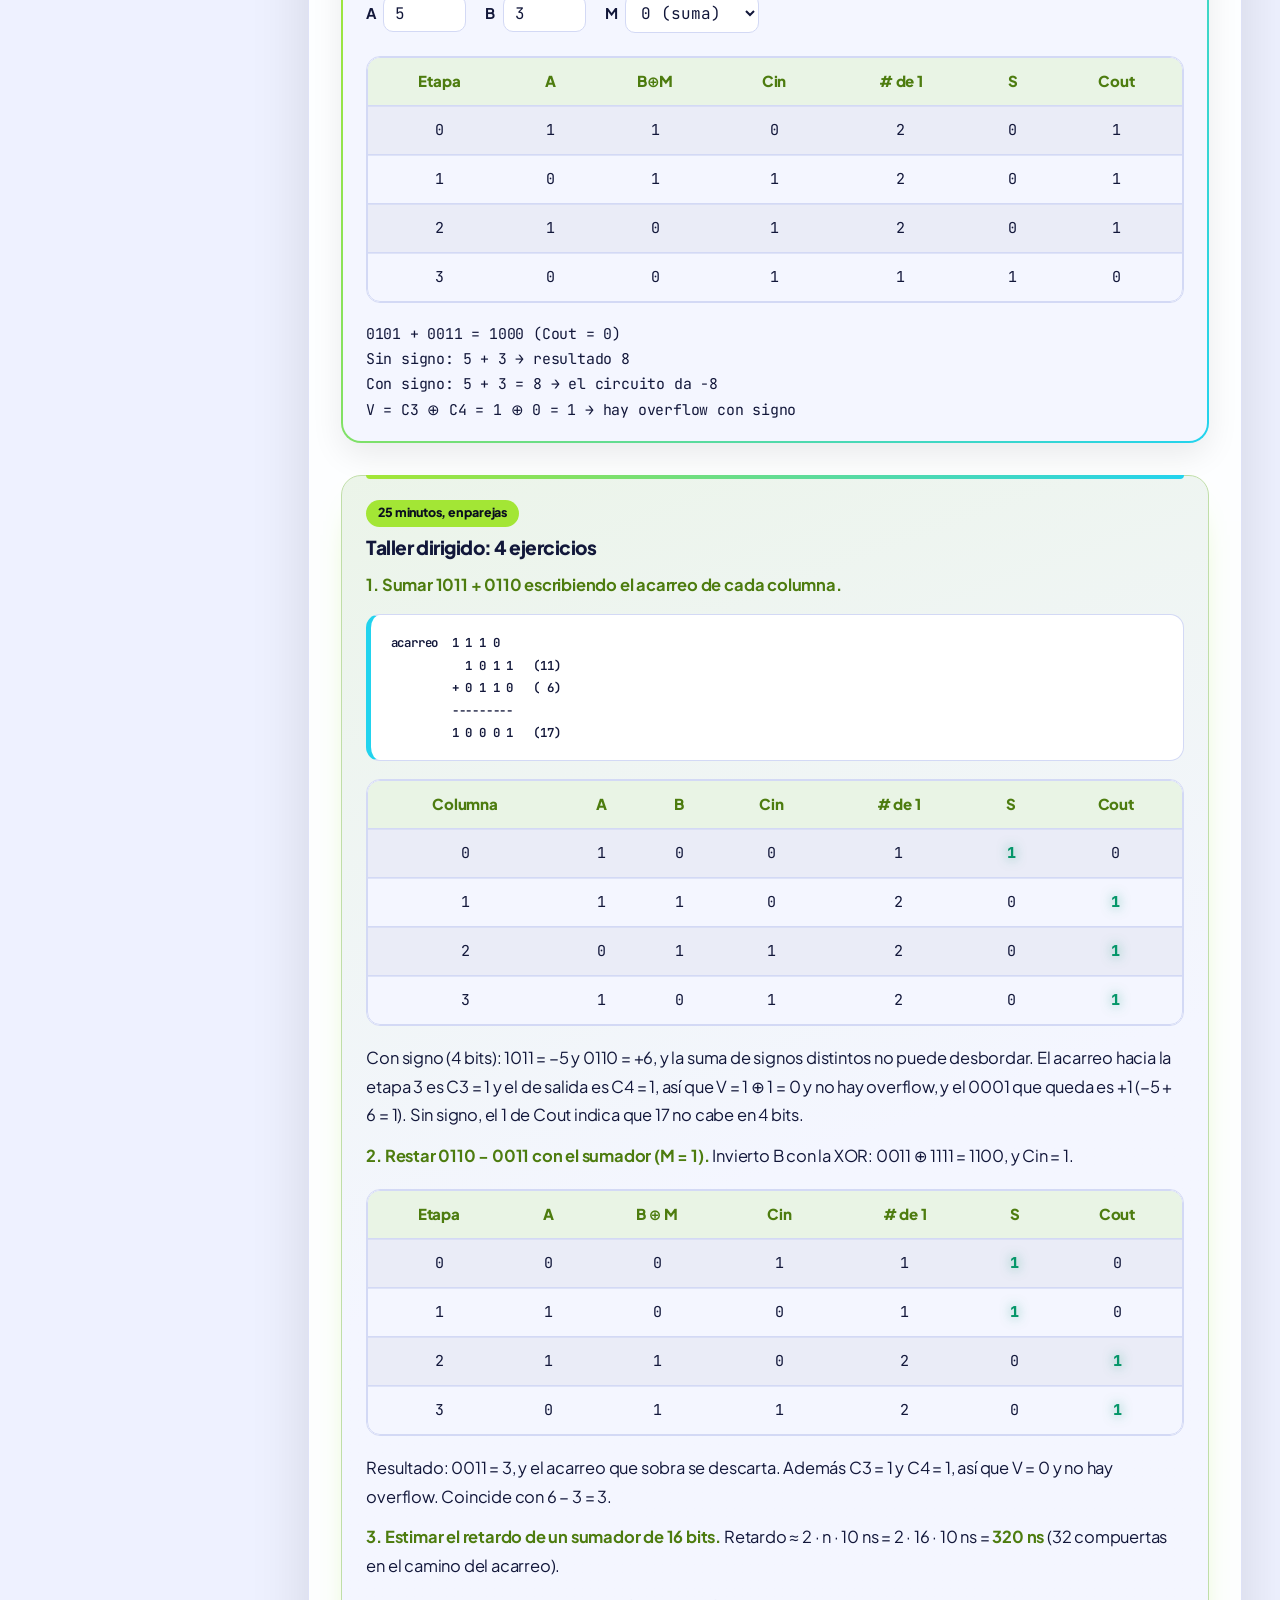
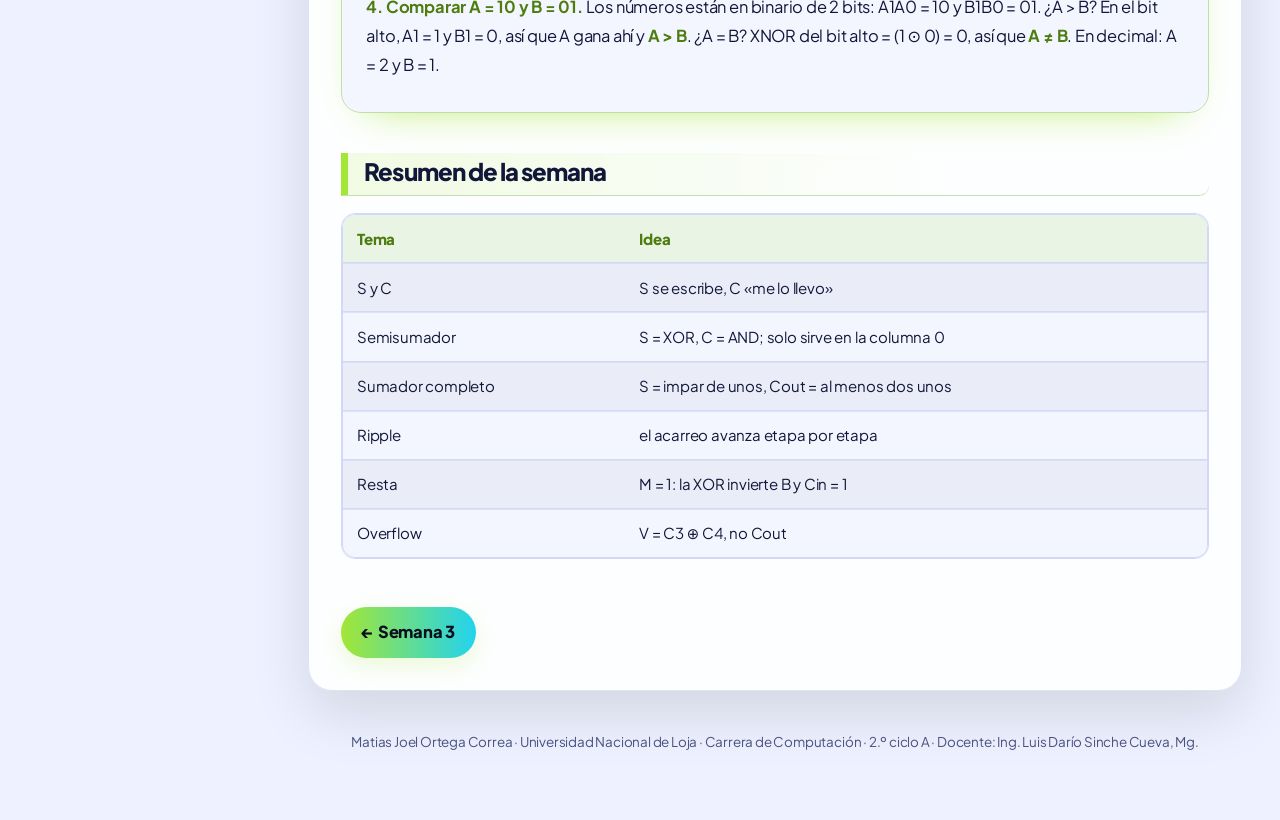
<file: semana-4.html>
<!DOCTYPE html>
<html lang="es">
<head>
<meta charset="utf-8">
<meta name="viewport" content="width=device-width, initial-scale=1">
<title>Semana 4 · Cuaderno de Diseño de Circuitos</title>
<meta name="description" content="Cuaderno de resumen de Diseño de Circuitos (UNL, Computación): Unidad 1, semanas 1 a 4, con ejercicios resueltos.">
<link rel="preconnect" href="https://fonts.googleapis.com">
<link rel="preconnect" href="https://fonts.gstatic.com" crossorigin>
<link href="https://fonts.googleapis.com/css2?family=JetBrains+Mono:wght@400;600;800&family=Plus+Jakarta+Sans:wght@400;500;700;800&family=Unbounded:wght@600;800&display=swap" rel="stylesheet">
<link rel="stylesheet" href="assets/style.css">
</head>
<body class="w4">
<div class="layout">
<aside class="side">
<a class="brand" href="index.html">Cuaderno de Diseño de Circuitos</a>
<p class="who">Matias Joel Ortega Correa<br>Computación · UNL</p>
<nav aria-label="Semanas"><a href="index.html">Inicio<small>Portada e índice</small></a><a href="semana-1.html">Semana 1<small>Números, códigos y compuertas</small></a><a href="semana-2.html">Semana 2<small>Álgebra de Boole y formas canónicas</small></a><a href="semana-3.html">Semana 3<small>Karnaugh, indiferentes y NAND/NOR</small></a><a href="semana-4.html" aria-current="page">Semana 4<small>Circuitos aritméticos</small></a><a href="index.html#declaracion-ia">Declaración de IA<small>Créditos y transparencia</small></a></nav>
</aside>
<div class="main">
<main class="sheet">
<header class="banner"><span class="num" aria-hidden="true">04</span><h1>Semana 4 · Circuitos aritméticos</h1>
<p class="meta">Unidad 1 · R1: diseña circuitos combinacionales básicos · Prepara la APE 04 (martes 27 de octubre, 07:30–09:30, laboratorio).</p>
<p class="lead">¿Cómo suma un circuito? Diseñé con el procedimiento clásico un sumador de 4 bits, lo usé también para restar y estimé cuánto tarda en dar el resultado. Es el corazón de la ALU de un procesador.</p></header><div class="content">

<h2>1. Sumar un solo bit: solo 4 casos</h2>
<div class="wide"><table class="tt"><tr><th>Operación</th><th>Resultado</th><th>Escribo (S)</th><th>Me llevo (C)</th></tr><tr><td>0 + 0</td><td>0</td><td>0</td><td>0</td></tr><tr><td>0 + 1</td><td>1</td><td class="one">1</td><td>0</td></tr><tr><td>1 + 0</td><td>1</td><td class="one">1</td><td>0</td></tr><tr><td>1 + 1</td><td>2 = 10₂</td><td>0</td><td class="one">1</td></tr></table></div>
<p>S es la suma (el dígito que se escribe) y C es el carry o acarreo (el que «me llevo»). Igual que en decimal: 7 + 5 = 12, escribo 2 y llevo 1.</p>
<h3>Ejemplo: 0110 + 0111, columna por columna</h3>
<pre><code>acarreo   1 1 0 0
          0 1 1 0   ( 6)
        + 0 1 1 1   ( 7)
          ---------
          1 1 0 1   (13)</code></pre>
<div class="wide"><table class="tt"><tr><th>Columna</th><th>Suma</th><th>Escribo</th><th>Llevo</th></tr><tr><td>0</td><td>0+1 = 1</td><td>1</td><td>0</td></tr><tr><td>1</td><td>1+1 = 2</td><td>0</td><td>1</td></tr><tr><td>2</td><td>1+1+1 = 3</td><td>1</td><td>1</td></tr><tr><td>3</td><td>0+0+1 = 1</td><td>1</td><td>0</td></tr></table></div>
<p>El acarreo puede aparecer en cualquier lado, y un acarreo provoca otro: se encadenan. Por ejemplo, 0111 + 0001 = 1000 (7 + 1 = 8) produce acarreo en las columnas 0, 1 y 2.</p>

<h2>2. Dos tipos de columna, dos circuitos</h2>
<ul>
<li><strong>Columna 0:</strong> suma 2 bits (A y B), porque a su derecha no hay nada. Se resuelve con un <strong>semisumador</strong>.</li>
<li><strong>Columnas 1, 2, 3…:</strong> suman 3 bits (A, B y el acarreo que llega, Cin). Se resuelven con un <strong>sumador completo</strong>.</li>
</ul>
<h3>Semisumador</h3>
<p>Su tabla de verdad es:</p>
<div class="wide"><table class="tt"><tr><th>A</th><th>B</th><th>C</th><th>S</th></tr><tr><td>0</td><td>0</td><td>0</td><td>0</td></tr><tr><td>0</td><td>1</td><td>0</td><td class="one">1</td></tr><tr><td>1</td><td>0</td><td>0</td><td class="one">1</td></tr><tr><td>1</td><td>1</td><td class="one">1</td><td>0</td></tr></table></div>
<p>S vale 1 cuando A y B son distintos (XOR) y C vale 1 solo cuando A y B son ambos 1 (AND). Entonces <code class="e">S = A ⊕ B</code> y <code class="e">C = A · B</code>: dos compuertas conocidas. Se llama «semi» porque no puede recibir acarreo, así que solo sirve para la columna 0.</p>
<h3>Sumador completo: el truco de contar unos</h3>
<p>Cuento los unos de la fila y escribo ese número en binario: los dos bits son Cout y S.</p>
<div class="wide"><table class="tt"><tr><th>A</th><th>B</th><th>Cin</th><th># de 1</th><th>Binario</th><th>Cout</th><th>S</th></tr><tr><td>0</td><td>0</td><td>0</td><td>0</td><td>00</td><td>0</td><td>0</td></tr><tr><td>0</td><td>0</td><td>1</td><td>1</td><td>01</td><td>0</td><td class="one">1</td></tr><tr><td>0</td><td>1</td><td>0</td><td>1</td><td>01</td><td>0</td><td class="one">1</td></tr><tr><td>0</td><td>1</td><td>1</td><td>2</td><td>10</td><td class="one">1</td><td>0</td></tr><tr><td>1</td><td>0</td><td>0</td><td>1</td><td>01</td><td>0</td><td class="one">1</td></tr><tr><td>1</td><td>0</td><td>1</td><td>2</td><td>10</td><td class="one">1</td><td>0</td></tr><tr><td>1</td><td>1</td><td>0</td><td>2</td><td>10</td><td class="one">1</td><td>0</td></tr><tr><td>1</td><td>1</td><td>1</td><td>3</td><td>11</td><td class="one">1</td><td class="one">1</td></tr></table></div>
<p>En palabras: <strong>S = 1 cuando hay un número impar de unos</strong> (1 o 3), y <strong>Cout = 1 cuando hay al menos dos unos</strong> (la mayoría).</p>
<h3>K-map de S: el tablero de ajedrez</h3>
<p>Los 1 están alternados y ningún 1 tiene vecino, así que no hay grupos. Eso es una XOR: <code class="e">S = A ⊕ B ⊕ Cin</code>.</p>
<div class="wide"><table class="kmap"><tr><th class="c">A \ BC</th><th>00</th><th>01</th><th>11</th><th>10</th></tr><tr><th>0</th><td class="v0"><span class="i">0</span>0</td><td class="v1"><span class="i">1</span>1</td><td class="v0"><span class="i">3</span>0</td><td class="v1"><span class="i">2</span>1</td></tr><tr><th>1</th><td class="v1"><span class="i">4</span>1</td><td class="v0"><span class="i">5</span>0</td><td class="v1"><span class="i">7</span>1</td><td class="v0"><span class="i">6</span>0</td></tr></table></div><p class="meta">Filas A, columnas B·Cin en código Gray.</p>
<h3>K-map de Cout: tres grupos de dos</h3>
<div class="wide"><table class="kmap"><tr><th class="c">A \ BC</th><th>00</th><th>01</th><th>11</th><th>10</th></tr><tr><th>0</th><td class="v0"><span class="i">0</span>0</td><td class="v0"><span class="i">1</span>0</td><td class="v1" style="box-shadow:inset 0 0 0 3px #34D399; background:color-mix(in srgb, #34D399 24%, transparent)"><span class="i">3</span>1</td><td class="v0"><span class="i">2</span>0</td></tr><tr><th>1</th><td class="v0"><span class="i">4</span>0</td><td class="v1" style="box-shadow:inset 0 0 0 3px #FBBF24; background:color-mix(in srgb, #FBBF24 24%, transparent)"><span class="i">5</span>1</td><td class="v1" style="box-shadow:inset 0 0 0 3px #34D399, inset 0 0 0 6px #FBBF24, inset 0 0 0 9px #60A5FA; background:color-mix(in srgb, #34D399 24%, transparent)"><span class="i">7</span>1</td><td class="v1" style="box-shadow:inset 0 0 0 3px #60A5FA; background:color-mix(in srgb, #60A5FA 24%, transparent)"><span class="i">6</span>1</td></tr></table></div><ul class="leg"><li><i style="background:#34D399"></i><code class="e">B·Cin</code>: celdas m3, m7</li><li><i style="background:#FBBF24"></i><code class="e">A·Cin</code>: celdas m5, m7</li><li><i style="background:#60A5FA"></i><code class="e">A·B</code>: celdas m6, m7</li></ul>
<p>La columna 11 da <code class="e">B·Cin</code>, la fila A = 1 con columnas 01 y 11 da <code class="e">A·Cin</code>, y la fila A = 1 con columnas 11 y 10 da <code class="e">A·B</code>. Entonces <strong><code class="e">Cout = AB + A·Cin + B·Cin</code></strong>, que es «al menos dos unos».</p>
<p>No hay que memorizar las fórmulas: hago la tabla contando los unos, agrupo en el K-map (si sale ajedrez es XOR) y leo la expresión con su lectura en palabras. Lo que sí recuerdo es que S es impar de unos y Cout es al menos dos unos.</p>

<h2>3. Sumador de 4 bits y retardo ripple</h2>
<p>Encadeno cuatro sumadores con una regla única: el Cout de un sumador entra al Cin del siguiente. El de la etapa 0 recibe Cin = 0 (o puede ser un semisumador), y el Cout de la etapa 3 es el acarreo final.</p>
<div class="flow" role="img" aria-label="Cuatro sumadores en cadena">
<span>Sumador 0 (A0, B0 → S0)</span><b>Cout → Cin</b><span>Sumador 1 (A1, B1 → S1)</span><b>Cout → Cin</b><span>Sumador 2 (A2, B2 → S2)</span><b>Cout → Cin</b><span>Sumador 3 (A3, B3 → S3)</span>
</div>
<p>Se llama <em>ripple</em> porque el acarreo avanza como una ola: cada sumador espera el acarreo del anterior y el resultado se completa de derecha a izquierda.</p>
<h3>Estimación del retardo</h3>
<p>Supongo que cada compuerta tarda unos 10 ns y que el acarreo cruza unas 2 compuertas por etapa, así que <code class="e">retardo ≈ 2 · n · 10 ns</code>.</p>
<div class="wide"><table class="tt"><tr><th>Bits</th><th>Compuertas ≈</th><th>Tiempo</th></tr><tr><td>4</td><td>8</td><td>80 ns</td></tr><tr><td>16</td><td>32</td><td>320 ns</td></tr><tr><td>32</td><td>64</td><td>640 ns</td></tr></table></div><p>Más bits significa más lento.</p>
<h2>4. Restar es sumar el negativo</h2>
<p><code class="e">A − B = A + (−B)</code>, y −B se obtiene invirtiendo los bits de B y sumando 1.</p>
<pre><code>B   = 0011  (3)
inv = 1100
+1  = 1101  (−3)

  0110  (6)
+ 1101  (−3)
-------
1 0011  → 3  (el 1 que sobra a la izquierda se descarta)</code></pre>
<h3>XOR: un inversor controlado</h3>
<p>Con una señal M, la XOR deja pasar B o lo invierte:</p>
<div class="wide"><table class="tt"><tr><th>M</th><th>B</th><th>B ⊕ M</th></tr><tr><td>0</td><td>0</td><td>0</td></tr><tr><td>0</td><td>1</td><td class="one">1</td></tr><tr><td>1</td><td>0</td><td class="one">1</td></tr><tr><td>1</td><td>1</td><td>0</td></tr></table></div>
<p>Si M = 0, B pasa igual y el circuito <strong>suma</strong>. Si M = 1, B se invierte y el circuito <strong>resta</strong>. Además conecto M al Cin del sumador 0, que aporta el +1. Así un solo circuito suma o resta según M.</p>

<h2>5. Overflow: cuando el resultado no cabe</h2>
<pre><code>  0101  (+5)
+ 0100  (+4)
-------
  1001  → −7 ✗   (con 4 bits y signo el rango es de −8 a +7)</code></pre>
<p>Hay overflow cuando el acarreo que entra a la última etapa es distinto del que sale: <code class="e">V = C3 ⊕ C4</code>. Que Cout = 1 <strong>no</strong> significa error. En este ejemplo, el acarreo hacia la etapa 3 es C3 = 1 y el acarreo de salida es C4 = 0, así que V = 1 y hay overflow.</p>

<h2>6. Comparador de magnitud</h2>
<ul>
<li><strong>¿A = B?</strong> Una XNOR por cada bit (vale 1 si son iguales) y una AND con todas.</li>
<li><strong>¿A &gt; B?</strong> Se mira desde la izquierda: el primer bit en que difieren decide.</li>
</ul>
<p>Para 2 bits: A &gt; B si A gana en el bit alto, o si empatan ahí y A gana en el bajo. Es decir <code class="e">A>B = A1·B1' + (A1 ⊙ B1)·A0·B0'</code>. El integrado comercial es el 7485.</p>

<h2>7. De aquí sale la ALU</h2>
<p>Una ALU junta un sumador/restador, un comparador y las operaciones AND / OR / XOR, y un multiplexor (Semana 5) elige el resultado de la instrucción.</p>

<h2>8. Demostración: 0101 + 0011 en el circuito</h2>
<div class="wide"><table class="tt"><tr><th>Etapa</th><th>A</th><th>B</th><th>Cin</th><th># de 1</th><th>S</th><th>Cout</th></tr><tr><td>0</td><td>1</td><td>1</td><td>0</td><td>2</td><td>0</td><td class="one">1</td></tr><tr><td>1</td><td>0</td><td>1</td><td>1</td><td>2</td><td>0</td><td class="one">1</td></tr><tr><td>2</td><td>1</td><td>0</td><td>1</td><td>2</td><td>0</td><td class="one">1</td></tr><tr><td>3</td><td>0</td><td>0</td><td>1</td><td>1</td><td class="one">1</td><td>0</td></tr></table></div>
<p>El resultado es 1000 = 8. Sin signo es correcto (5 + 3 = 8). Con signo hay overflow: el acarreo que entra a la etapa 3 es 1 y el que sale es 0, así que V = 1; 8 no cabe en el rango −8 a +7.</p>
<div class="tool" id="adder">
<h3>Calculadora de sumador/restador de 4 bits</h3>
<p>Escribe A y B (0 a 15) y elige M. Muestra cada etapa del ripple igual que las tablas de arriba.</p>
<label>A <input type="number" id="ad-a" min="0" max="15" value="5"></label>
<label>B <input type="number" id="ad-b" min="0" max="15" value="3"></label>
<label>M <select id="ad-m"><option value="0">0 (suma)</option><option value="1">1 (resta)</option></select></label>
<div id="ad-out" aria-live="polite"></div>
</div>
<div class="ej"><p class="src">25 minutos, en parejas</p><h3>Taller dirigido: 4 ejercicios</h3>
<p><strong>1. Sumar 1011 + 0110 escribiendo el acarreo de cada columna.</strong></p>
<pre><code>acarreo  1 1 1 0
           1 0 1 1   (11)
         + 0 1 1 0   ( 6)
         ---------
         1 0 0 0 1   (17)</code></pre>
<div class="wide"><table class="tt"><tr><th>Columna</th><th>A</th><th>B</th><th>Cin</th><th># de 1</th><th>S</th><th>Cout</th></tr><tr><td>0</td><td>1</td><td>0</td><td>0</td><td>1</td><td class="one">1</td><td>0</td></tr><tr><td>1</td><td>1</td><td>1</td><td>0</td><td>2</td><td>0</td><td class="one">1</td></tr><tr><td>2</td><td>0</td><td>1</td><td>1</td><td>2</td><td>0</td><td class="one">1</td></tr><tr><td>3</td><td>1</td><td>0</td><td>1</td><td>2</td><td>0</td><td class="one">1</td></tr></table></div>
<p>Con signo (4 bits): 1011 = −5 y 0110 = +6, y la suma de signos distintos no puede desbordar. El acarreo hacia la etapa 3 es C3 = 1 y el de salida es C4 = 1, así que V = 1 ⊕ 1 = 0 y no hay overflow, y el 0001 que queda es +1 (−5 + 6 = 1). Sin signo, el 1 de Cout indica que 17 no cabe en 4 bits.</p>
<p><strong>2. Restar 0110 − 0011 con el sumador (M = 1).</strong> Invierto B con la XOR: 0011 ⊕ 1111 = 1100, y Cin = 1.</p>
<div class="wide"><table class="tt"><tr><th>Etapa</th><th>A</th><th>B ⊕ M</th><th>Cin</th><th># de 1</th><th>S</th><th>Cout</th></tr><tr><td>0</td><td>0</td><td>0</td><td>1</td><td>1</td><td class="one">1</td><td>0</td></tr><tr><td>1</td><td>1</td><td>0</td><td>0</td><td>1</td><td class="one">1</td><td>0</td></tr><tr><td>2</td><td>1</td><td>1</td><td>0</td><td>2</td><td>0</td><td class="one">1</td></tr><tr><td>3</td><td>0</td><td>1</td><td>1</td><td>2</td><td>0</td><td class="one">1</td></tr></table></div>
<p>Resultado: 0011 = 3, y el acarreo que sobra se descarta. Además C3 = 1 y C4 = 1, así que V = 0 y no hay overflow. Coincide con 6 − 3 = 3.</p>
<p><strong>3. Estimar el retardo de un sumador de 16 bits.</strong> Retardo ≈ 2 · n · 10 ns = 2 · 16 · 10 ns = <strong>320 ns</strong> (32 compuertas en el camino del acarreo).</p>
<p><strong>4. Comparar A = 10 y B = 01.</strong> Los números están en binario de 2 bits: A1A0 = 10 y B1B0 = 01. ¿A &gt; B? En el bit alto, A1 = 1 y B1 = 0, así que A gana ahí y <strong>A &gt; B</strong>. ¿A = B? XNOR del bit alto = (1 ⊙ 0) = 0, así que <strong>A ≠ B</strong>. En decimal: A = 2 y B = 1.</p></div>
<h2>Resumen de la semana</h2>
<div class="wide"><table><tr><th class="l">Tema</th><th class="l">Idea</th></tr>
<tr><td class="l">S y C</td><td class="l">S se escribe, C «me lo llevo»</td></tr>
<tr><td class="l">Semisumador</td><td class="l">S = XOR, C = AND; solo sirve en la columna 0</td></tr>
<tr><td class="l">Sumador completo</td><td class="l">S = impar de unos, Cout = al menos dos unos</td></tr>
<tr><td class="l">Ripple</td><td class="l">el acarreo avanza etapa por etapa</td></tr>
<tr><td class="l">Resta</td><td class="l">M = 1: la XOR invierte B y Cin = 1</td></tr>
<tr><td class="l">Overflow</td><td class="l">V = C3 ⊕ C4, no Cout</td></tr></table></div>
<p></p>
<div class="pager"><a href="semana-3.html">← Semana 3</a><span></span></div></div>
</main>
<footer class="pie">Matias Joel Ortega Correa · Universidad Nacional de Loja · Carrera de Computación · 2.º ciclo A · Docente: Ing. Luis Darío Sinche Cueva, Mg.</footer>
</div>
</div>
<script src="assets/app.js"></script>
</body>
</html>
</file>
<file: assets/style.css>
:root{
  --bg:#080C1C; --panel:#0F1530; --panel2:#161E42; --ink:#EAEEFF; --ink2:#A3AEDD; --rule:#27306A;
  --on:#34D399; --off:#4A5588; --warn:#FB7185; --sig:#7DB4FF; --code:#1B2552;
  --font-body:"Plus Jakarta Sans", system-ui, -apple-system, "Segoe UI", sans-serif;
  --font-display:"Unbounded", "Plus Jakarta Sans", system-ui, sans-serif;
  --font-mono:"JetBrains Mono", ui-monospace, Consolas, "Courier New", monospace;
}
@media (prefers-color-scheme: light){
  :root{
    --bg:#EEF1FF; --panel:#FFFFFF; --panel2:#F4F6FF; --ink:#12173A; --ink2:#4A5483; --rule:#D3D9F5;
    --on:#059669; --off:#A9B2D6; --warn:#E11D48; --sig:#2563EB; --code:#E6EAFF;
  }
}
body{--acc:#8B5CF6; --acc2:#22D3EE; --acc-t:var(--acc)}
body.w1{--acc:#FFB020; --acc2:#FF6B3D}
body.w2{--acc:#22D3EE; --acc2:#6366F1}
body.w3{--acc:#F472B6; --acc2:#A855F7}
body.w4{--acc:#A3E635; --acc2:#22D3EE}
@media (prefers-color-scheme: light){
  body{--acc-t:#6D28D9}
  body.w1{--acc-t:#B45309} body.w2{--acc-t:#0E7490} body.w3{--acc-t:#BE185D} body.w4{--acc-t:#4D7C0F}
}
*{box-sizing:border-box}
html{scroll-padding-top:1rem; scroll-behavior:smooth}
body{
  margin:0; color:var(--ink); background:var(--bg);
  background-image:radial-gradient(900px 500px at 85% -5%, color-mix(in srgb,var(--acc) 16%,transparent), transparent 70%),
                   radial-gradient(700px 500px at 0% 100%, color-mix(in srgb,var(--acc2) 12%,transparent), transparent 70%);
  background-attachment:fixed;
  font-family:var(--font-body); font-size:1.03rem; line-height:1.75;
}
.layout{display:grid; grid-template-columns:270px minmax(0,1fr); min-height:100vh}
/* barra lateral */
.side{
  position:sticky; top:0; align-self:start; height:100vh; overflow:auto; padding:1.6rem 1.1rem;
  background:linear-gradient(180deg,#0A1030,#141C48); color:#DDE4FF; border-right:1px solid rgba(255,255,255,.08);
}
.side .brand{display:block; color:#fff; text-decoration:none; font-family:var(--font-display); font-weight:800; font-size:1rem; line-height:1.35}
.side .who{font-size:.82rem; color:#9AA7DD; margin:.5rem 0 1.6rem}
.side nav a{
  position:relative; display:block; padding:.6rem .8rem .6rem 2.3rem; margin:.25rem 0; border-radius:12px;
  color:#DDE4FF; text-decoration:none; font-weight:700; font-size:.93rem; line-height:1.3;
}
.side nav a small{display:block; font-weight:400; color:#8F9CD3; font-size:.78rem; margin-top:.1rem}
.side nav a::before{content:""; position:absolute; left:.9rem; top:1.05rem; width:.75rem; height:.75rem; border-radius:50%; background:var(--d,#8B5CF6); box-shadow:0 0 10px var(--d,#8B5CF6)}
.side nav a:nth-child(1){--d:#8B5CF6} .side nav a:nth-child(2){--d:#FFB020} .side nav a:nth-child(3){--d:#22D3EE}
.side nav a:nth-child(4){--d:#F472B6} .side nav a:nth-child(5){--d:#A3E635}
.side nav a:hover{background:rgba(255,255,255,.07)}
.side nav a[aria-current="page"]{background:linear-gradient(90deg,color-mix(in srgb,var(--d) 35%,transparent),rgba(255,255,255,.04)); color:#fff; box-shadow:inset 0 0 0 1px color-mix(in srgb,var(--d) 60%,transparent)}
a:focus-visible,.sw:focus-visible,button:focus-visible,input:focus-visible,select:focus-visible{outline:3px solid var(--acc); outline-offset:3px}
.main{padding:1.6rem clamp(.8rem,3vw,2.4rem) 3rem; min-width:0}
.sheet{max-width:940px; margin:0 auto}
/* banner */
.banner{
  position:relative; overflow:hidden; border-radius:26px; padding:clamp(1.6rem,5vw,3.2rem); margin-bottom:1.6rem; color:#fff;
  background:
    url("data:image/svg+xml,%3Csvg xmlns='http://www.w3.org/2000/svg' width='260' height='260' viewBox='0 0 260 260' fill='none' stroke='white' stroke-opacity='.10' stroke-width='2'%3E%3Cpath d='M0 40h70l20 20h60M0 120h40l30 30h90l20-20h40M60 260v-60l20-20h80M200 0v50l20 20h40'/%3E%3Ccircle cx='70' cy='40' r='5'/%3E%3Ccircle cx='160' cy='60' r='5'/%3E%3Ccircle cx='160' cy='150' r='5'/%3E%3Ccircle cx='160' cy='180' r='5'/%3E%3C/svg%3E"),
    linear-gradient(125deg,#0B1236 0%,#1B1766 52%,color-mix(in srgb,var(--acc2) 70%,#1B1766) 130%);
  border:1px solid rgba(255,255,255,.14); box-shadow:0 20px 60px -20px color-mix(in srgb,var(--acc) 55%,transparent);
}
.banner::after{content:""; position:absolute; right:-80px; top:-80px; width:300px; height:300px; border-radius:50%; background:radial-gradient(circle,color-mix(in srgb,var(--acc) 55%,transparent),transparent 68%); pointer-events:none}
.banner .num{
  position:absolute; right:1.2rem; bottom:-.9rem; font-family:var(--font-display); font-weight:800; line-height:1;
  font-size:clamp(5rem,16vw,10rem); color:transparent; -webkit-text-stroke:2px color-mix(in srgb,var(--acc) 75%,transparent); opacity:.55; pointer-events:none; user-select:none
}
.banner>*:not(.num){position:relative; z-index:1}
h1{
  font-family:var(--font-display); font-weight:800; font-size:clamp(1.7rem,4.6vw,2.9rem); line-height:1.12; margin:0 0 .9rem; letter-spacing:-.01em;
  background:linear-gradient(95deg,#fff 30%,var(--acc)); -webkit-background-clip:text; background-clip:text; color:transparent;
}
.banner .meta{display:inline-block; font-size:.86rem; color:#C9D3FF; background:rgba(255,255,255,.09); border:1px solid rgba(255,255,255,.14); border-radius:14px; padding:.5rem .9rem; margin:0 0 1rem; max-width:62ch}
.banner .lead{font-size:1.12rem; color:#E7ECFF; max-width:60ch; margin:.4rem 0 0}
/* contenido */
.content{background:var(--panel); border:1px solid var(--rule); border-radius:26px; padding:clamp(1.2rem,4vw,2.6rem); box-shadow:0 24px 60px -35px #000}
h2,h3{font-family:var(--font-body); line-height:1.25; color:var(--ink)}
h2{
  font-size:1.5rem; font-weight:800; margin:3rem 0 1rem; padding:.15rem 0 .15rem 1rem; border-left:7px solid var(--acc);
  background:linear-gradient(90deg,color-mix(in srgb,var(--acc) 14%,transparent),transparent 70%); border-radius:0 10px 10px 0;
}
.content>h2:first-child{margin-top:.2rem}
h3{font-size:1.1rem; font-weight:800; margin:1.9rem 0 .5rem; color:var(--acc-t)}
p{margin:.75rem 0; max-width:72ch}
.meta{color:var(--ink2); font-size:.9rem}
a{color:var(--sig)}
strong{color:var(--ink)}
code,.e{
  font-family:var(--font-mono); font-size:.88em; font-weight:600; white-space:nowrap; padding:.12em .5em; border-radius:8px;
  color:var(--acc-t); background:color-mix(in srgb,var(--acc) 14%,var(--code)); border:1px solid color-mix(in srgb,var(--acc) 28%,transparent);
}
pre{font-family:var(--font-mono); font-size:.88rem; line-height:1.6; background:var(--panel2); border:1px solid var(--rule); border-left:5px solid var(--acc2); border-radius:14px; padding:1rem 1.2rem; overflow-x:auto}
pre code{background:none; border:0; padding:0; white-space:pre; color:var(--ink)}
.wide{overflow-x:auto; margin:1.1rem 0; border-radius:14px; border:1px solid var(--rule)}
table{border-collapse:collapse; width:100%; font-size:.94rem}
th,td{padding:.5rem .8rem; text-align:center; border-bottom:1px solid var(--rule)}
th{background:color-mix(in srgb,var(--acc) 82%,var(--acc2)); color:#0A0F1F; font-weight:800}
td.l,th.l{text-align:left}
tr:last-child td{border-bottom:0}
tbody tr:nth-child(even) td,table tr:nth-child(even) td{background:color-mix(in srgb,var(--ink) 4%,transparent)}
table.tt td{font-family:var(--font-mono)}
table.tt td.one{color:var(--on); font-weight:800; text-shadow:0 0 12px color-mix(in srgb,var(--on) 70%,transparent)}
table.tt tr.hl td{background:color-mix(in srgb,var(--acc) 26%,transparent)}
/* ejercicios */
.ej{
  position:relative; margin:2rem 0; padding:1.2rem 1.5rem 1.3rem; border-radius:20px;
  background:linear-gradient(160deg,color-mix(in srgb,var(--acc) 11%,var(--panel2)),var(--panel2) 55%);
  border:1px solid color-mix(in srgb,var(--acc) 40%,var(--rule)); box-shadow:0 18px 40px -28px var(--acc);
}
.ej::before{content:""; position:absolute; left:1.5rem; right:1.5rem; top:-1px; height:4px; border-radius:0 0 6px 6px; background:linear-gradient(90deg,var(--acc),var(--acc2))}
.ej .src{display:inline-block; margin:.3rem 0 0; padding:.15rem .75rem; font-size:.78rem; font-weight:800; border-radius:999px; background:var(--acc); color:#0A0F1F}
.ej>h3{margin:.55rem 0 .5rem; font-size:1.2rem; color:var(--ink)}
.ej .wide,.ej pre{background:var(--panel)}
.nota{margin:1.3rem 0; padding:.85rem 1.1rem; border-radius:14px; background:color-mix(in srgb,var(--sig) 13%,transparent); border:1px solid color-mix(in srgb,var(--sig) 40%,transparent); color:var(--ink)}
.nota p{margin:0}
.ok{color:var(--on); font-weight:700} .bad{color:var(--warn); font-weight:700}
.cols{display:grid; grid-template-columns:repeat(auto-fit,minmax(270px,1fr)); gap:1.2rem}
.cols>div{min-width:0; background:var(--panel2); border:1px solid var(--rule); border-radius:16px; padding:.4rem 1.2rem 1rem}
ul,ol{max-width:72ch; padding-left:1.4rem}
li{margin:.3rem 0}
li::marker{color:var(--acc-t); font-weight:800}
/* portada */
.hero{margin:1.2rem 0 2rem; display:grid; grid-template-columns:minmax(0,1.5fr) minmax(0,1fr); gap:1.3rem; align-items:start}
@media (max-width:780px){.hero{grid-template-columns:1fr}}
.hero svg{width:100%; height:auto; background:var(--panel2); border:1px solid var(--rule); border-radius:18px}
.hero .wide{margin:0}
.hero .read{font-family:var(--font-mono); font-size:.85rem; min-height:3.2em; margin:.7rem 0 0; color:var(--ink2)}
svg .w{stroke:var(--off); stroke-width:3.5; fill:none; stroke-linejoin:round; stroke-linecap:round}
svg .w.on{stroke:var(--on); filter:drop-shadow(0 0 5px var(--on))}
svg .g{stroke:var(--ink); stroke-width:3; fill:var(--panel)}
svg text{font-family:var(--font-mono); fill:var(--ink); font-size:15px; font-weight:600}
.sw{cursor:pointer}
.sw rect{fill:var(--panel); stroke:var(--ink2); stroke-width:2}
.sw.on rect{fill:var(--on); stroke:var(--on); filter:drop-shadow(0 0 6px var(--on))}
.sw.on text{fill:#04140D}
.lamp{fill:var(--panel); stroke:var(--ink2); stroke-width:3}
.lamp.on{fill:var(--on); stroke:var(--on); filter:drop-shadow(0 0 12px var(--on))}
.lamp.on+text{fill:#04140D}
.index-list{list-style:none; padding:0; display:grid; grid-template-columns:repeat(auto-fit,minmax(280px,1fr)); gap:1.1rem; max-width:none}
.index-list li{
  position:relative; margin:0; padding:1.3rem 1.3rem 1.2rem; border-radius:20px; overflow:hidden; background:var(--panel2);
  border:1px solid color-mix(in srgb,var(--c) 45%,var(--rule)); transition:transform .2s, box-shadow .2s;
}
.index-list li:nth-child(1){--c:#FFB020} .index-list li:nth-child(2){--c:#22D3EE} .index-list li:nth-child(3){--c:#F472B6} .index-list li:nth-child(4){--c:#A3E635}
.index-list li::before{content:""; position:absolute; inset:0 0 auto 0; height:6px; background:var(--c)}
.index-list li::after{content:""; position:absolute; right:-40px; bottom:-40px; width:140px; height:140px; border-radius:50%; background:radial-gradient(circle,color-mix(in srgb,var(--c) 35%,transparent),transparent 70%)}
.index-list li:hover{transform:translateY(-4px); box-shadow:0 18px 40px -20px var(--c)}
.index-list a{position:static; font-weight:800; font-size:1.08rem; color:var(--ink); text-decoration:none; line-height:1.3}
.index-list a::before{content:""; position:absolute; inset:0; z-index:2}
.index-list p{color:var(--ink2); font-size:.92rem; margin:.5rem 0 0; position:relative; z-index:1}
/* mapas K */
.kmap{margin:0; width:auto}
.wide:has(.kmap){display:inline-block; max-width:100%; background:var(--panel2); padding:.5rem}
.kmap td,.kmap th{width:3.7rem; height:3.4rem; position:relative; font-family:var(--font-mono); font-size:1.2rem; padding:0; border:1px solid var(--rule); background:transparent}
.kmap th{background:transparent; color:var(--acc-t); font-size:.92rem; font-weight:800}
.kmap th.c{font-style:italic; font-weight:400; white-space:nowrap; width:5.6rem; color:var(--ink2)}
.kmap td{font-weight:800; color:var(--on)}
.kmap td.v0{color:var(--off); font-weight:400}
.kmap td.vX{color:var(--warn)}
.kmap td .i{position:absolute; top:2px; left:5px; font-size:.62rem; font-weight:400; color:var(--ink2)}
.leg{list-style:none; padding:0; margin:.6rem 0 1.2rem; font-size:.93rem}
.leg i{display:inline-block; width:1rem; height:1rem; margin-right:.55rem; vertical-align:-.15rem; border-radius:5px}
.flow{display:flex; flex-wrap:wrap; gap:.6rem; align-items:center; font-size:.9rem; margin:1.1rem 0}
.flow span{border:1px solid color-mix(in srgb,var(--acc) 50%,var(--rule)); padding:.45rem .85rem; border-radius:999px; background:var(--panel2)}
.flow b{color:var(--acc-t); font-weight:800}
/* herramientas */
.tool{
  margin:1.8rem 0; padding:1.2rem 1.4rem; border-radius:20px; background:var(--panel2);
  border:2px solid transparent; background-image:linear-gradient(var(--panel2),var(--panel2)),linear-gradient(120deg,var(--acc),var(--acc2));
  background-origin:border-box; background-clip:padding-box,border-box;
}
.tool h3{margin-top:0}
.tool label{display:inline-block; margin:.3rem 1rem .3rem 0; font-weight:700; font-size:.92rem}
.tool input,.tool select{font-family:var(--font-mono); font-size:1rem; padding:.45rem .7rem; margin-left:.3rem; border:1px solid var(--rule); background:var(--panel); color:var(--ink); border-radius:10px}
.tool input[type=text]{width:9rem} .tool input[type=number]{width:5.2rem}
.tool output,.tool .out{display:block; font-family:var(--font-mono); font-size:.93rem; margin-top:.8rem; line-height:1.7; color:var(--ink)}
.tool .wide{background:var(--panel)}
.pager{display:flex; justify-content:space-between; gap:1rem; margin-top:3rem}
.pager a{padding:.7rem 1.3rem; border-radius:999px; font-weight:800; text-decoration:none; color:#0A0F1F; background:linear-gradient(90deg,var(--acc),var(--acc2))}
.pager a:hover{filter:brightness(1.1)}
footer.pie{max-width:940px; margin:1.2rem auto 0; font-size:.84rem; color:var(--ink2); text-align:center}
@media (max-width:900px){
  .layout{grid-template-columns:1fr}
  .side{position:static; height:auto; padding:1rem}
  .side nav{display:flex; flex-wrap:wrap; gap:.3rem}
  .side nav a small{display:none}
  .side nav a{padding:.5rem .8rem .5rem 2rem; margin:0}
  .side nav a::before{top:.75rem}
  .side .who{margin-bottom:.8rem}
}
@media (prefers-reduced-motion: no-preference){ svg .w,.sw rect,.lamp{transition:stroke .15s, fill .15s} }
@media (prefers-reduced-motion: reduce){ html{scroll-behavior:auto} .index-list li{transition:none} }
@media print{ .side{display:none} .layout{display:block} body{background:#fff; color:#000} }


/* ─────────── Pulido visual para presentación ─────────── */
:root{
  --shadow-soft:0 24px 70px rgba(0,0,0,.22);
}
body{
  letter-spacing:-.012em;
  background-image:
    radial-gradient(ellipse 720px 420px at 78% 0%,color-mix(in srgb,var(--acc) 20%,transparent),transparent 72%),
    radial-gradient(ellipse 560px 440px at 8% 92%,color-mix(in srgb,var(--acc2) 13%,transparent),transparent 72%),
    linear-gradient(135deg,var(--bg),color-mix(in srgb,var(--bg) 88%,#18234e));
}
.side{
  background:
    radial-gradient(circle at 10% 0%,rgba(124,92,255,.18),transparent 35%),
    linear-gradient(160deg,#080D24 0%,#10183A 55%,#151D45 100%);
  box-shadow:8px 0 35px rgba(0,0,0,.12);
}
.side .brand{
  max-width:220px;
  font-size:1.05rem;
  letter-spacing:-.045em;
}
.side .who{
  padding:.8rem .9rem;
  border:1px solid rgba(255,255,255,.09);
  border-radius:13px;
  background:rgba(255,255,255,.035);
}
.side nav a{transition:background .2s,transform .2s}
.side nav a:hover{transform:translateX(3px)}
.main{padding-top:2rem}
.sheet{max-width:1020px}
.banner{
  border:1px solid rgba(255,255,255,.14);
  box-shadow:var(--shadow-soft);
  background:
    radial-gradient(circle at 86% 18%,rgba(255,255,255,.14),transparent 22%),
    radial-gradient(circle at 10% 100%,color-mix(in srgb,var(--acc2) 24%,transparent),transparent 42%),
    linear-gradient(125deg,color-mix(in srgb,var(--acc) 82%,#11152c),#10172f 62%,#182044);
}
.banner h1{
  max-width:16ch;
  font-size:clamp(1.8rem,4.3vw,3.25rem);
  line-height:1.16;
  letter-spacing:-.065em;
  text-wrap:balance;
}
.banner .lead{
  max-width:66ch;
  padding-left:1rem;
  border-left:3px solid var(--acc2);
  color:#e0e7ff;
}
.banner .meta{color:#bfc9f4}
.banner .num{
  opacity:.18;
  font-size:clamp(3.5rem,10vw,7rem);
  letter-spacing:-.1em;
}
.content{
  padding:clamp(1rem,3vw,2rem);
  border:1px solid color-mix(in srgb,var(--rule) 75%,transparent);
  border-radius:24px;
  background:color-mix(in srgb,var(--panel) 88%,transparent);
  box-shadow:0 22px 60px rgba(0,0,0,.12);
  backdrop-filter:blur(8px);
}
.content h2{
  margin-top:2.5rem;
  padding-bottom:.55rem;
  border-bottom:1px solid color-mix(in srgb,var(--acc) 35%,var(--rule));
  letter-spacing:-.04em;
}
.content h2:first-child{margin-top:.2rem}
.content h3{letter-spacing:-.025em}
.content p{max-width:78ch}
.content strong{color:var(--acc-t)}
.content blockquote{
  border-left:4px solid var(--acc);
  border-radius:0 12px 12px 0;
  background:var(--panel2);
  padding:.8rem 1.1rem;
}
.content hr{border:0;border-top:1px solid var(--rule);margin:2rem 0}
.content table{
  border-collapse:separate;
  border-spacing:0;
  overflow:hidden;
  border:1px solid var(--rule);
  border-radius:13px;
  background:var(--panel2);
}
.content th{
  background:color-mix(in srgb,var(--acc) 13%,var(--panel2));
  color:var(--acc-t);
  font-weight:800;
}
.content td,.content th{padding:.65rem .85rem}
.content tr+tr td{border-top:1px solid color-mix(in srgb,var(--rule) 65%,transparent)}
.content tr:hover td{background:color-mix(in srgb,var(--acc) 5%,var(--panel2))}
.nota{
  border-radius:14px;
  box-shadow:inset 0 0 0 1px color-mix(in srgb,var(--sig) 20%,transparent);
}
.hero svg{box-shadow:0 12px 35px rgba(0,0,0,.12)}
.index-list li{
  min-height:155px;
  box-shadow:0 10px 28px rgba(0,0,0,.08);
}
.index-list li::before{height:5px}
.index-list a{letter-spacing:-.025em}
.tool{box-shadow:0 12px 32px rgba(0,0,0,.08)}
.pager a{box-shadow:0 8px 22px color-mix(in srgb,var(--acc) 20%,transparent);transition:transform .2s,filter .2s}
.pager a:hover{transform:translateY(-2px)}
footer.pie{padding:1.2rem .5rem}
@media(max-width:900px){
  .side{box-shadow:0 8px 28px rgba(0,0,0,.16)}
  .side nav{padding-top:.3rem}
  .main{padding-top:1rem}
  .content{border-radius:18px}
}
@media(max-width:560px){
  body{font-size:.96rem}
  .banner{border-radius:20px}
  .banner h1{font-size:1.85rem}
  .banner .num{font-size:3.4rem}
  .content{padding:1rem}
  .content td,.content th{padding:.5rem .55rem}
  .pager a{padding:.6rem .85rem;font-size:.88rem}
}


/* Declaración de uso de IA */
.declaracion-ia{
  margin-top:2.2rem;padding:clamp(1.1rem,3vw,1.8rem);
  border:1px solid color-mix(in srgb,var(--acc) 38%,var(--rule));
  border-radius:18px;
  background:linear-gradient(135deg,color-mix(in srgb,var(--acc) 9%,var(--panel)),var(--panel2));
}
.declaracion-ia h2{margin-top:0!important}
.declaracion-ia p{max-width:75ch}
</file>
